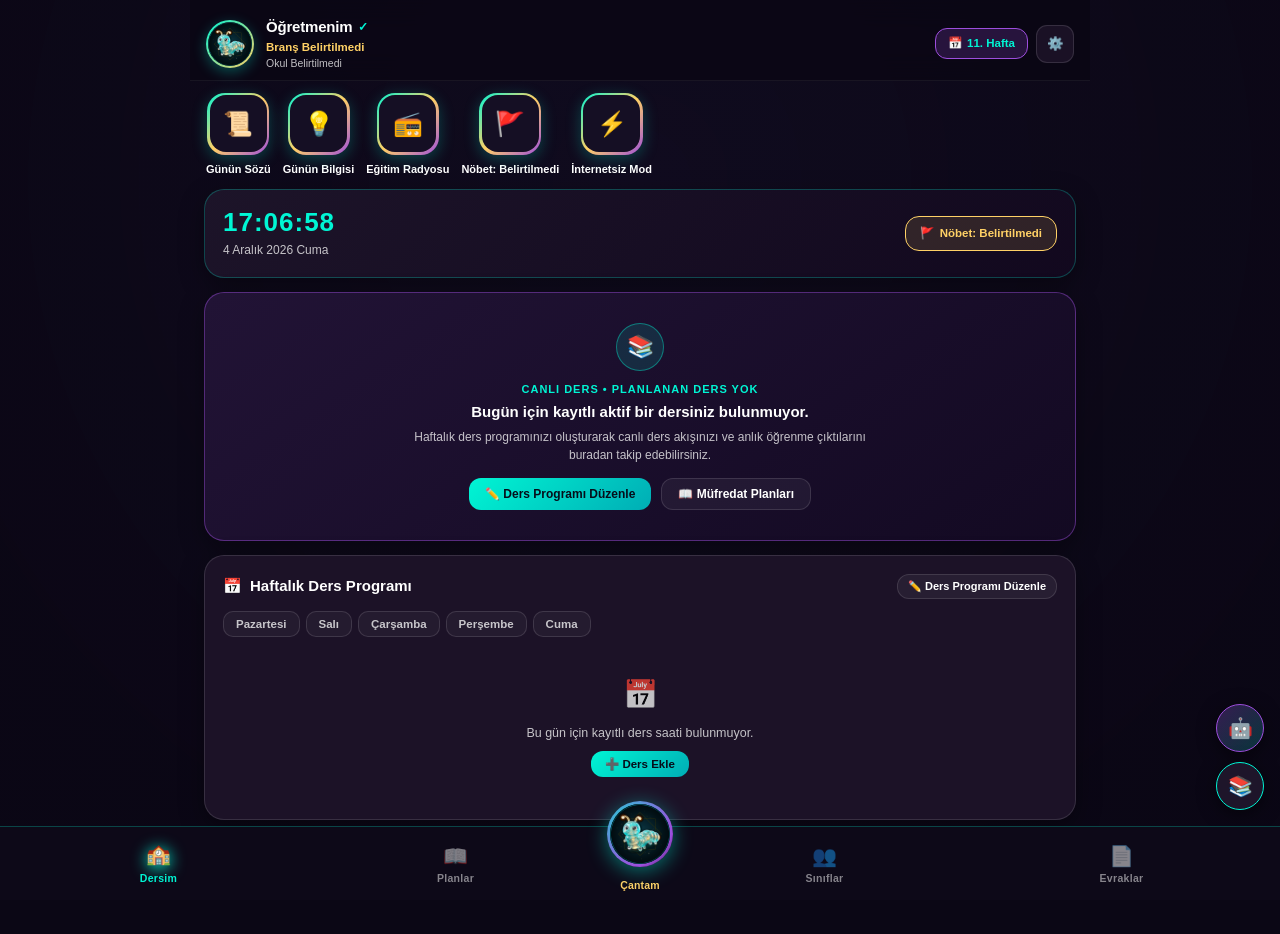
<file: index.html>
<!DOCTYPE html>
<html lang="tr">
<head>
  <meta charset="UTF-8">
  <meta name="viewport" content="width=device-width, initial-scale=1.0, maximum-scale=1.0, user-scalable=no">
  <title>Pırtılcan Öğretmen - MEB Maarif Modeli Asistanı</title>

  <!-- Mobil Web ve Çevrimdışı Kurulum Meta Etiketleri -->
  <link rel="manifest" href="./manifest.json">
  <meta name="theme-color" content="#0B0715">
  <meta name="mobile-web-app-capable" content="yes">
  <meta name="apple-mobile-web-app-capable" content="yes">
  <meta name="apple-mobile-web-app-status-bar-style" content="black-translucent">
  <meta name="apple-mobile-web-app-title" content="Pırtılcan Öğretmen">
  <link rel="apple-touch-icon" href="./assets/pirtilcan_logo.png">
  <link rel="icon" type="image/png" href="./assets/pirtilcan_logo.png">

  <!-- Ana Stil Dosyası -->
  <link rel="stylesheet" href="./styles.css">
</head>
<body>

  <!-- Dinamik Eğitim Duvar Kağıdı Katmanı -->
  <div id="appWallpaperLayer"></div>
  <div id="appOverlayVignette"></div>

  <!-- Uygulama Ana Düzen Çerçevesi -->
  <div class="app-layout">

    <!-- ======================================================================
         ÜST BAŞLIK ALANI (Öğretmen Bilgisi, Maskot, Hafta Rozeti & Ayarlar)
         ====================================================================== -->
    <header class="top-header">
      <div class="teacher-profile-col" onclick="openModal('modalSettings')" title="Profili & Temayı Düzenle">
        <div class="pirtilcan-avatar-box">
          <img id="headerMascotImg" src="./assets/pirtilcan_selcuklu_turkuaz.png" alt="Pırtılcan" class="pirtilcan-avatar-img">
        </div>
        <div class="teacher-meta-info">
          <div class="teacher-name-title">
            <span id="headerTeacherName">Öğretmenim</span>
            <span style="font-size:12px; color:var(--neon-cyan);">✓</span>
          </div>
          <div class="teacher-branch-sub" id="headerTeacherBranch">Branş Belirtilmedi</div>
          <div class="teacher-school-sub" id="headerTeacherSchool">Okul Belirtilmedi</div>
        </div>
      </div>

      <div class="header-action-group">
        <div class="badge-week" id="headerWeekBadge" onclick="jumpToCurrentWeek()" title="Bu haftanın maarif planına git">
          <span>📅</span>
          <span id="headerWeekText">6. Hafta</span>
        </div>
        <button class="btn-header-icon" onclick="openModal('modalSettings')" title="Ayarlar, Profil & Tema">
          ⚙️
        </button>
      </div>
    </header>

    <!-- ======================================================================
         SELÇUKLU YILDIZI GEOMETRİK HİKÂYE ÇUBUĞU
         ====================================================================== -->
    <section class="story-scroll-container">
      <!-- Hikâye 1: Günün Maarif Sözü -->
      <div class="story-item-card" onclick="openStoryDialog('quote')">
        <div class="story-star-ring">
          <div class="story-star-inner">📜</div>
        </div>
        <span class="story-item-title">Günün Sözü</span>
      </div>

      <!-- Hikâye 2: Günün Pedagojik Bilgisi -->
      <div class="story-item-card" onclick="openStoryDialog('tip')">
        <div class="story-star-ring">
          <div class="story-star-inner">💡</div>
        </div>
        <span class="story-item-title">Günün Bilgisi</span>
      </div>

      <!-- Hikâye 3: Canlı Eğitim Radyosu -->
      <div class="story-item-card" onclick="openRadioDialog()">
        <div class="story-star-ring radio-pulse" id="radioRing">
          <div class="story-star-inner">📻</div>
        </div>
        <span class="story-item-title" id="radioStatusLabel">Eğitim Radyosu</span>
      </div>

      <!-- Hikâye 4: Nöbet Durumu -->
      <div class="story-item-card" onclick="openModal('modalDutyEdit')">
        <div class="story-star-ring">
          <div class="story-star-inner">🚩</div>
        </div>
        <span class="story-item-title">Nöbet: <span id="storyDutyShort">Belirtilmedi</span></span>
      </div>

      <!-- Hikâye 5: Çevrimdışı Çalışma & Cihaza Kurulum -->
      <div class="story-item-card" onclick="triggerAppInstallPrompt()">
        <div class="story-star-ring">
          <div class="story-star-inner">⚡</div>
        </div>
        <span class="story-item-title">İnternetsiz Mod</span>
      </div>
    </section>

    <!-- ======================================================================
         TAB 1: DERSİM (CANLI SAAT, TAKVİM, CANLI DERS KARTI & HAFTALIK DERS PROGRAMI)
         ====================================================================== -->
    <main id="panelDersim" class="view-panel active">
      
      <!-- Gerçek Zamanlı Takvim & Saat Kartı -->
      <div class="maarif-card realtime-card">
        <div class="realtime-left">
          <div class="realtime-clock" id="liveClockDisplay">08:45:00</div>
          <div class="realtime-date" id="liveDateDisplay">Yükleniyor...</div>
        </div>
        <div class="duty-pill" onclick="openModal('modalDutyEdit')">
          <span>🚩</span>
          <span id="cardDutyLocationText">Nöbet: Belirtilmedi</span>
        </div>
      </div>

      <!-- Canlı Ders & Öğrenme Çıktısı Odak Alanı (Mock Veri İçermez, Dinamik Hesaplanır) -->
      <div class="maarif-card active-lesson-card" id="activeLessonCardContainer">
        <!-- JS ile gerçek ders varsa dolu, yoksa resmi karşılama kutusu basılır -->
      </div>

      <!-- Haftalık Ders Programı Tablosu -->
      <div class="maarif-card">
        <div class="schedule-section-header">
          <div class="section-title">
            <span>📅</span>
            <span>Haftalık Ders Programı</span>
          </div>
          <button class="btn-lesson-action" onclick="openModal('modalScheduleEdit')" style="padding:5px 10px; font-size:11px;">
            ✏️ Ders Programı Düzenle
          </button>
        </div>

        <!-- Gün Sekmeleri -->
        <div class="schedule-day-tabs" id="scheduleDayTabsContainer">
          <button class="schedule-day-tab" data-day="1" onclick="switchScheduleDay(1)">Pazartesi</button>
          <button class="schedule-day-tab" data-day="2" onclick="switchScheduleDay(2)">Salı</button>
          <button class="schedule-day-tab" data-day="3" onclick="switchScheduleDay(3)">Çarşamba</button>
          <button class="schedule-day-tab" data-day="4" onclick="switchScheduleDay(4)">Perşembe</button>
          <button class="schedule-day-tab" data-day="5" onclick="switchScheduleDay(5)">Cuma</button>
        </div>

        <!-- Ders Listesi -->
        <div class="schedule-list" id="scheduleListContainer">
          <!-- Dinamik olarak JS ile basılacak -->
        </div>
      </div>

    </main>

    <!-- ======================================================================
         TAB 2: PLANLAR (MEB MAARİF MODELİ MÜFREDATI & YILLIK PLANLAR)
         ====================================================================== -->
    <section id="panelPlanlar" class="view-panel">
      
      <div class="maarif-card">
        <div class="schedule-section-header">
          <div class="section-title">
            <span>📚</span>
            <span>MEB Maarif Modeli Öğrenme Çıktıları</span>
          </div>
          <div style="display:flex; gap:6px;">
            <button class="btn-lesson-action" onclick="printCurriculumPlan()" style="padding:5px 9px; font-size:11px;">
              🖨️ Yazdır
            </button>
            <button class="btn-lesson-action" onclick="copyCurriculumPlan()" style="padding:5px 9px; font-size:11px;">
              📋 Kopyala
            </button>
          </div>
        </div>

        <!-- Filtreleme Alanı: Sınıf, Branş, Hafta -->
        <div class="curriculum-filter-bar">
          <select id="curriculumGradeSelect" class="filter-select" onchange="onGradeChange()">
            <option value="1">1. Sınıf</option>
            <option value="2">2. Sınıf</option>
            <option value="3">3. Sınıf</option>
            <option value="4">4. Sınıf</option>
            <option value="5">5. Sınıf</option>
            <option value="6">6. Sınıf</option>
            <option value="7" selected>7. Sınıf</option>
            <option value="8">8. Sınıf</option>
            <option value="9">9. Sınıf</option>
            <option value="10">10. Sınıf</option>
            <option value="11">11. Sınıf</option>
            <option value="12">12. Sınıf</option>
          </select>

          <select id="curriculumSubjectSelect" class="filter-select" onchange="onSubjectChange()">
            <!-- Dinamik branşlar resmi MEB indeksinden yüklenir -->
          </select>

          <select id="curriculumWeekSelect" class="filter-select" onchange="onWeekChange()">
            <!-- 1-36. Eğitim Haftaları -->
          </select>
        </div>

        <!-- Canlı Arama -->
        <div class="curriculum-search-box">
          <span class="search-icon-pos">🔍</span>
          <input type="text" id="curriculumSearchInput" class="search-input" placeholder="Tema, öğrenme çıktısı veya süreç bileşeni ara..." oninput="onCurriculumSearch(this.value)">
        </div>

        <!-- Çıktılar Listesi -->
        <div class="outcomes-list" id="curriculumOutcomesList">
          <!-- Resmi MEB JSON verileri buraya basılır -->
        </div>
      </div>

    </section>

    <!-- ======================================================================
         TAB 3: SINIFLAR (YOKLAMA, OTURMA PLANI, ADİL KURA & TAKIMLAR)
         ====================================================================== -->
    <section id="panelSiniflar" class="view-panel">
      
      <div class="classroom-header-bar">
        <div class="classroom-tabs" id="classroomTabsContainer">
          <!-- Öğretmenin eklediği gerçek sınıflar listelenir -->
        </div>
        <button class="btn-lesson-action" onclick="openModal('modalClassEdit')" style="padding:6px 12px; font-size:11.5px; white-space:nowrap;">
          ➕ Sınıf Yönetimi
        </button>
      </div>

      <!-- Sınıf İçeriği Kapsayıcısı -->
      <div id="classroomContentWrapper">
        <!-- Dinamik render edilir -->
      </div>

    </section>

    <!-- ======================================================================
         TAB 4: EVRAKLAR (MEB 21 KATEGORİ RESMİ EVRAK & PLAN SİHİRBAZI)
         ====================================================================== -->
    <section id="panelEvraklar" class="view-panel">
      
      <!-- 1. Muallim Hüviyetnâmesi (Öğretmen Profil Vitrini - TeacherProfileScreen) -->
      <div class="maarif-card" style="margin-bottom:14px; text-align:center;">
        <div style="display:flex; justify-content:center; margin-bottom:10px;">
          <div style="width:72px; height:72px; border-radius:50%; border:2.5px solid var(--neon-cyan); overflow:hidden; background:rgba(0,245,212,0.1); display:flex; align-items:center; justify-content:center; box-shadow:0 0 15px rgba(0,245,212,0.3);">
            <img id="profileCardMascotImg" src="./assets/pirtilcan_selcuklu_turkuaz.png" alt="Pırtılcan" style="width:100%; height:100%; object-fit:contain;">
          </div>
        </div>
        <div style="display:flex; align-items:center; justify-content:center; gap:8px;">
          <div style="font-size:18px; font-weight:800; color:#FFF;" id="profileCardName">Öğretmenim</div>
          <button onclick="openModal('modalSettings')" style="background:none; border:none; color:var(--neon-gold); cursor:pointer; font-size:14px;" title="Profili Düzenle">✏️</button>
        </div>
        <div style="font-size:13px; font-weight:700; color:var(--neon-cyan); margin-top:2px;" id="profileCardBranch">Branş Belirtilmedi</div>
        <div style="font-size:12px; color:var(--text-secondary); margin-top:2px;" id="profileCardSchool">Okul Belirtilmedi</div>
        <div style="font-size:11px; color:rgba(255,255,255,0.55); margin-top:3px;" id="profileCardExtra">İl / İlçe Belirtilmedi • Rehberlik: Yok</div>

        <div style="display:flex; justify-content:space-around; margin-top:14px; padding-top:12px; border-top:1px solid rgba(255,255,255,0.08);">
          <div style="text-align:center;">
            <div style="font-size:15px; font-weight:800; color:var(--neon-purple);" id="profileBadgeWeeklyHours">0 Saat</div>
            <div style="font-size:10.5px; color:var(--text-secondary);">Haftalık Ders</div>
          </div>
          <div style="text-align:center;">
            <div style="font-size:15px; font-weight:800; color:var(--neon-cyan);" id="profileBadgeClassCount">0 Sınıf</div>
            <div style="font-size:10.5px; color:var(--text-secondary);">Kayıtlı Sınıf</div>
          </div>
          <div style="text-align:center;">
            <div style="font-size:15px; font-weight:800; color:#FF9E00;" id="profileBadgeDutyDay">Yok</div>
            <div style="font-size:10.5px; color:var(--text-secondary);">Nöbet Günü</div>
          </div>
        </div>
      </div>

      <!-- 2. MEB Resmî Evrak & Tutanak Sihirbazı -->
      <div class="maarif-card">
        <div class="schedule-section-header">
          <div class="section-title">
            <span>🏛️</span>
            <span>MEB Resmî Evrak & Tutanak Sihirbazı</span>
          </div>
          <span style="font-size:11.5px; color:var(--neon-cyan); font-weight:700;">2026-2027 Uyumlu</span>
        </div>

        <!-- Canlı Arama -->
        <div class="curriculum-search-box">
          <span class="search-icon-pos">🔍</span>
          <input type="text" id="docSearchInput" class="search-input" placeholder="Zümre, ŞÖK, veli toplantısı, BEP, dilekçe veya tutanak ara..." oninput="onDocSearch(this.value)">
        </div>

        <!-- Kategori Çubuğu -->
        <div class="docs-category-scroll" id="docCategoryScroll">
          <!-- 21 Resmi Kategori Hapları -->
        </div>

        <!-- Belge Şablon Kartları Grid -->
        <div class="docs-template-grid" id="docTemplatesGrid">
          <!-- 72 Resmi Şablon Kartı -->
        </div>
      </div>

    </section>

  </div><!-- /app-layout -->

  <!-- ======================================================================
       ALT MENÜ (BOTTOM NAVIGATION) + MERKEZ PARLAYAN MASKOT BUTONU
       ====================================================================== -->
  <nav class="bottom-nav-bar">
    <!-- Sekme 1: Dersim -->
    <button class="bottom-nav-btn active" id="navBtnDersim" onclick="switchMainTab('Dersim')">
      <span class="bottom-nav-icon">🏫</span>
      <span class="bottom-nav-label">Dersim</span>
    </button>

    <!-- Sekme 2: Planlar -->
    <button class="bottom-nav-btn" id="navBtnPlanlar" onclick="switchMainTab('Planlar')">
      <span class="bottom-nav-icon">📖</span>
      <span class="bottom-nav-label">Planlar</span>
    </button>

    <!-- Merkez Yüzen Buton: Pırtılcan Öğretmen Çantası -->
    <div class="center-mascot-wrapper">
      <button class="center-mascot-btn" onclick="openModal('modalToolsHub')" title="Pırtılcan Öğretmen Çantası (Akıllı Araçlar)">
        <img id="centerMascotImg" src="./assets/pirtilcan_selcuklu_turkuaz.png" alt="Pırtılcan" class="center-mascot-img">
      </button>
      <span class="center-btn-label">Çantam</span>
    </div>

    <!-- Sekme 3: Sınıflar -->
    <button class="bottom-nav-btn" id="navBtnSiniflar" onclick="switchMainTab('Siniflar')">
      <span class="bottom-nav-icon">👥</span>
      <span class="bottom-nav-label">Sınıflar</span>
    </button>

    <!-- Sekme 4: Evraklar -->
    <button class="bottom-nav-btn" id="navBtnEvraklar" onclick="switchMainTab('Evraklar')">
      <span class="bottom-nav-icon">📄</span>
      <span class="bottom-nav-label">Evraklar</span>
    </button>
  </nav>

  <!-- ======================================================================
       YÜZEN YARDIMCI BUTONLAR (AI MASASI & KÜTÜPHANE)
       ====================================================================== -->
  <div class="floating-actions-box">
    <button class="fab-btn ai-btn" onclick="openModal('modalAiChat')" title="Pırtılcan AI Masası (Sohbet & Rehberlik)">
      🤖
    </button>
    <button class="fab-btn" onclick="openModal('modalLibrary')" title="Dijital Kütüphane & Utrucce">
      📚
    </button>
  </div>

  <!-- ======================================================================
       MODALLAR & DİYALOGLAR
       ====================================================================== -->

  <!-- Modal 1: Story Modal (Günün Sözü / Günün Bilgisi) -->
  <div class="modal-overlay" id="modalStory">
    <div class="modal-content-box">
      <div class="modal-header-row">
        <div class="modal-title-text" id="storyModalTitle">📜 Günün Maarif Sözü</div>
        <button class="btn-close-modal" onclick="closeModal('modalStory')">&times;</button>
      </div>
      <div class="modal-body-scroll">
        <div style="background:rgba(20,14,35,0.7); border:1px solid rgba(0,245,212,0.25); border-radius:18px; padding:20px; text-align:center;">
          <div style="font-size:36px; margin-bottom:10px;" id="storyModalIcon">📜</div>
          <div style="font-size:16px; font-weight:700; color:#FFF; line-height:1.6; font-style:italic;" id="storyModalQuote">
            Yükleniyor...
          </div>
          <div style="font-size:13px; font-weight:800; color:var(--neon-gold); margin-top:12px;" id="storyModalAuthor">
            —
          </div>
          <div style="font-size:11px; color:var(--text-secondary); margin-top:4px;" id="storyModalCategory">
            Maarif & Hikmet
          </div>
        </div>

        <div style="display:flex; gap:10px; margin-top:16px;">
          <button class="btn-primary-action" onclick="shareStoryCard()">
            <span>📤</span>
            <span>Paylaş / Kopyala</span>
          </button>
          <button class="btn-lesson-action" onclick="fetchNextWisdomStory()" style="width:140px;">
            <span>🔄</span>
            <span>Başka Getir</span>
          </button>
        </div>
      </div>
    </div>
  </div>

  <!-- Modal 2: Canlı Eğitim Radyosu -->
  <div class="modal-overlay" id="modalRadio">
    <div class="modal-content-box">
      <div class="modal-header-row">
        <div class="modal-title-text">📻 Canlı Eğitim Radyosu & Odak Ambiyansı</div>
        <button class="btn-close-modal" onclick="closeModal('modalRadio')">&times;</button>
      </div>
      <div class="modal-body-scroll">
        <div style="text-align:center; padding:16px 0;">
          <div style="font-size:42px; margin-bottom:8px;">📻</div>
          <div style="font-size:16px; font-weight:800; color:#FFF;" id="radioCurrentChannel">TRT Radyo 1</div>
          <div style="font-size:12px; color:var(--neon-cyan); margin-top:4px;" id="radioPlayStatus">Çalıyor...</div>
        </div>

        <div style="display:flex; flex-direction:column; gap:8px; margin:16px 0;">
          <button class="btn-lesson-action" onclick="changeRadioChannel('trt1')">
            <span>📻</span>
            <span>TRT Radyo 1 (Haber, Kültür & Eğitim)</span>
          </button>
          <button class="btn-lesson-action" onclick="changeRadioChannel('diyanet')">
            <span>🕌</span>
            <span>Diyanet Radyo (Kıraat, İlahi & Sohbet)</span>
          </button>
          <button class="btn-lesson-action" onclick="changeRadioChannel('trtnagme')">
            <span>🎻</span>
            <span>TRT Nağme (Klasik Türk Sanat Müziği)</span>
          </button>
          <button class="btn-lesson-action" onclick="changeRadioChannel('ambient_birds')">
            <span>🌳</span>
            <span>Doğa & Kuş Sesleri (Odaklanma Ambiyansı)</span>
          </button>
        </div>

        <button class="btn-primary-action" id="btnToggleRadioPlayback" onclick="toggleRadioPlay()">
          <span>⏹️</span>
          <span>Radyoyu Durdur</span>
        </button>
      </div>
    </div>
  </div>

  <!-- Modal 3: Pırtılcan Öğretmen Çantası (Akıllı Araçlar Hub) -->
  <div class="modal-overlay" id="modalToolsHub">
    <div class="modal-content-box">
      <div class="modal-header-row">
        <div class="modal-title-text">
          <span>🎒</span>
          <span>Pırtılcan Öğretmen Çantası (Akıllı Araçlar)</span>
        </div>
        <button class="btn-close-modal" onclick="closeModal('modalToolsHub')">&times;</button>
      </div>
      <div class="modal-body-scroll">
        <div class="tools-hub-grid" id="toolsHubGrid">
          <!-- 20+ Akıllı Araç Kutusu -->
        </div>
      </div>
    </div>
  </div>

  <!-- Modal 4: Pırtılcan AI Maarif Masası (Sohbet & Rehberlik) -->
  <div class="modal-overlay" id="modalAiChat">
    <div class="modal-content-box" style="height:85vh;">
      <div class="modal-header-row">
        <div class="modal-title-text">
          <img src="./assets/pirtilcan_logo.png" style="width:26px; height:26px; border-radius:50%;" alt="Pırtılcan">
          <span>Pırtılcan AI Maarif Refiki</span>
        </div>
        <button class="btn-close-modal" onclick="closeModal('modalAiChat')">&times;</button>
      </div>
      <div class="modal-body-scroll" id="aiChatMessagesContainer" style="display:flex; flex-direction:column; gap:12px;">
        <!-- Mesajlar -->
      </div>
      <div style="padding:12px 16px; border-top:1px solid var(--glass-border); background:rgba(15,10,24,0.95); display:flex; gap:8px;">
        <input type="text" id="aiChatInput" class="form-control" placeholder="Öğretmenim, maarif modeli veya sınıf yönetimi hakkında bir soru sorun..." onkeydown="if(event.key==='Enter') sendAiChatMessage()">
        <button class="btn-lesson-action" onclick="sendAiChatMessage()" style="width:48px; flex-shrink:0;">
          ➤
        </button>
      </div>
    </div>
  </div>

  <!-- Modal 5: Ayarlar & Tema & Duvar Kağıdı Modalı -->
  <div class="modal-overlay" id="modalSettings">
    <div class="modal-content-box">
      <div class="modal-header-row">
        <div class="modal-title-text">⚙️ Ayarlar, Profil & Tema Tercihleri</div>
        <button class="btn-close-modal" onclick="closeModal('modalSettings')">&times;</button>
      </div>
      <div class="modal-body-scroll">
        
        <!-- Profil Bilgileri -->
        <div class="form-group">
          <label class="form-label">Öğretmen Adı Soyadı</label>
          <input type="text" id="settingsTeacherName" class="form-control" placeholder="Adınızı ve soyadınızı yazın">
        </div>
        <div class="form-group">
          <label class="form-label">Branş</label>
          <input type="text" id="settingsTeacherBranch" class="form-control" placeholder="Branşınızı yazın (Örn: Türkçe, Matematik...)">
        </div>
        <div class="form-group">
          <label class="form-label">Okul Adı</label>
          <input type="text" id="settingsTeacherSchool" class="form-control" placeholder="Okulunuzun adını yazın">
        </div>
        <div class="form-group">
          <label class="form-label">İl / İlçe</label>
          <input type="text" id="settingsTeacherCity" class="form-control" placeholder="İl ve İlçe yazın">
        </div>
        <div class="form-group">
          <label class="form-label">Rehberlik Sınıfı</label>
          <input type="text" id="settingsTeacherGuideClass" class="form-control" placeholder="Örn: 8-A (Yoksa boş bırakın)">
        </div>

        <!-- Pırtılcan Maskot Kostümü (10 Kostüm) -->
        <div class="form-group">
          <label class="form-label">Pırtılcan Kostüm & Karakter Seçimi</label>
          <div style="display:grid; grid-template-columns:repeat(5, 1fr); gap:8px; margin-top:6px;" id="mascotPickerGrid">
            <!-- 10 Maskot seçeneği -->
          </div>
        </div>

        <!-- Duvar Kağıdı Seçimi (20 MEB Duvar Kağıdı) -->
        <div class="form-group" style="margin-top:14px;">
          <label class="form-label">Eğitim Duvar Kağıdı (20 Tema)</label>
          <select id="settingsWallpaperSelect" class="form-control" onchange="changeWallpaper(this.value)">
            <option value="none">Sade Derin Kozmik Arka Plan</option>
            <option value="bg_edu_minimal_1.jpg">Minimal Maarif 1 (Geometrik Işık)</option>
            <option value="bg_edu_minimal_2.jpg">Minimal Maarif 2 (Turkuaz Hatlar)</option>
            <option value="bg_edu_minimal_3.jpg">Minimal Maarif 3 (Altın Kubbe)</option>
            <option value="bg_edu_minimal_4.jpg">Minimal Maarif 4 (Sade Dalgalar)</option>
            <option value="bg_edu_minimal_5.jpg">Minimal Maarif 5 (Selçuklu Deseni)</option>
            <option value="bg_edu_futuristic_1.jpg">Fütüristik Eğitim 1 (Siber Kodlar)</option>
            <option value="bg_edu_futuristic_2.jpg">Fütüristik Eğitim 2 (Yapay Zeka Laboratuvarı)</option>
            <option value="bg_edu_futuristic_3.jpg">Fütüristik Eğitim 3 (Kozmik Uzay)</option>
            <option value="bg_edu_futuristic_4.jpg">Fütüristik Eğitim 4 (Neon Ağlar)</option>
          </select>
        </div>

        <button class="btn-primary-action" onclick="saveSettingsProfile()" style="margin-top:14px;">
          💾 Bilgileri Kaydet
        </button>
      </div>
    </div>
  </div>

  <!-- Modal 6: Nöbet Düzenleyici -->
  <div class="modal-overlay" id="modalDutyEdit">
    <div class="modal-content-box">
      <div class="modal-header-row">
        <div class="modal-title-text">🚩 Haftalık Nöbet Yeri & Günü</div>
        <button class="btn-close-modal" onclick="closeModal('modalDutyEdit')">&times;</button>
      </div>
      <div class="modal-body-scroll">
        <div class="form-group">
          <label class="form-label">Nöbet Günü</label>
          <select id="dutyDaySelect" class="form-control">
            <option value="Yok">Nöbetim Yok</option>
            <option value="Pazartesi">Pazartesi</option>
            <option value="Salı">Salı</option>
            <option value="Çarşamba">Çarşamba</option>
            <option value="Perşembe">Perşembe</option>
            <option value="Cuma">Cuma</option>
          </select>
        </div>
        <div class="form-group">
          <label class="form-label">Nöbet Bölgesi / Yeri</label>
          <input type="text" id="dutyLocationInput" class="form-control" placeholder="Örn: 2. Kat Koridor, Bahçe...">
        </div>
        <button class="btn-primary-action" onclick="saveDutyInfo()">
          💾 Nöbet Bilgisini Kaydet
        </button>
      </div>
    </div>
  </div>

  <!-- Modal 7: Ders Programı Düzenleme -->
  <div class="modal-overlay" id="modalScheduleEdit">
    <div class="modal-content-box" style="max-width:680px;">
      <div class="modal-header-row">
        <div class="modal-title-text">📅 Ders Programı Ekle / Düzenle</div>
        <button class="btn-close-modal" onclick="closeModal('modalScheduleEdit')">&times;</button>
      </div>
      <div class="modal-body-scroll">
        <div style="background:rgba(255,255,255,0.03); border:1px solid var(--glass-border); border-radius:14px; padding:14px; margin-bottom:16px;">
          <div style="font-size:13px; font-weight:700; color:var(--neon-cyan); margin-bottom:10px;">➕ Yeni Ders Saati Ekle</div>
          <div style="display:grid; grid-template-columns:repeat(auto-fit, minmax(130px, 1fr)); gap:8px;">
            <div class="form-group" style="margin-bottom:0;">
              <label class="form-label">Gün</label>
              <select id="slotDaySelect" class="form-control">
                <option value="1">Pazartesi</option>
                <option value="2">Salı</option>
                <option value="3">Çarşamba</option>
                <option value="4">Perşembe</option>
                <option value="5">Cuma</option>
              </select>
            </div>
            <div class="form-group" style="margin-bottom:0;">
              <label class="form-label">Ders Sırası (1-8)</label>
              <input type="number" id="slotNumberInput" class="form-control" min="1" max="8" value="1">
            </div>
            <div class="form-group" style="margin-bottom:0;">
              <label class="form-label">Ders Adı</label>
              <input type="text" id="slotSubjectInput" class="form-control" placeholder="Ders adı yazın">
            </div>
            <div class="form-group" style="margin-bottom:0;">
              <label class="form-label">Sınıf</label>
              <input type="text" id="slotClassInput" class="form-control" placeholder="Sınıf/Şube yazın">
            </div>
            <div class="form-group" style="margin-bottom:0;">
              <label class="form-label">Saat (Örn: 08:30 - 09:10)</label>
              <input type="text" id="slotTimeInput" class="form-control" placeholder="08:30 - 09:10">
            </div>
          </div>
          <button class="btn-primary-action" onclick="saveScheduleSlot()" style="margin-top:12px;">
            ➕ Programa Ekle
          </button>
        </div>

        <div style="font-size:13px; font-weight:700; color:#FFF; margin-bottom:8px;">Mevcut Ders Saatleriniz:</div>
        <div id="scheduleManageList" style="display:flex; flex-direction:column; gap:6px;">
          <!-- Ekli dersler ve silme tuşları -->
        </div>
      </div>
    </div>
  </div>

  <!-- Modal 8: Sınıf ve Öğrenci Yönetimi -->
  <div class="modal-overlay" id="modalClassEdit">
    <div class="modal-content-box" style="max-width:680px;">
      <div class="modal-header-row">
        <div class="modal-title-text">👥 Sınıf & Öğrenci Yönetimi</div>
        <button class="btn-close-modal" onclick="closeModal('modalClassEdit')">&times;</button>
      </div>
      <div class="modal-body-scroll">
        <!-- Yeni Sınıf Ekle -->
        <div style="background:rgba(255,255,255,0.03); border:1px solid var(--glass-border); border-radius:14px; padding:14px; margin-bottom:16px;">
          <div style="font-size:13px; font-weight:700; color:var(--neon-cyan); margin-bottom:8px;">➕ Yeni Sınıf / Şube Ekle</div>
          <div style="display:flex; gap:8px;">
            <input type="text" id="newClassNameInput" class="form-control" placeholder="Sınıf/Şube adı yazın">
            <button class="btn-primary-action" onclick="addNewClassSubmit()" style="width:140px; white-space:nowrap;">Sınıf Ekle</button>
          </div>
        </div>

        <!-- Seçili Sınıfa Öğrenci Ekle -->
        <div style="background:rgba(255,255,255,0.03); border:1px solid var(--glass-border); border-radius:14px; padding:14px; margin-bottom:16px;">
          <div style="font-size:13px; font-weight:700; color:var(--neon-gold); margin-bottom:8px;">
            ➕ Seçili Sınıfa Öğrenci Ekle (<span id="manageClassTitle">Sınıf Seçiniz</span>)
          </div>
          <div style="display:grid; grid-template-columns:100px 1fr 120px; gap:8px;">
            <input type="text" id="newStudentNumberInput" class="form-control" placeholder="Okul No">
            <input type="text" id="newStudentNameInput" class="form-control" placeholder="Öğrenci Adı Soyadı">
            <button class="btn-primary-action" onclick="addStudentSubmit()">Öğrenci Ekle</button>
          </div>
        </div>

        <div style="font-size:13px; font-weight:700; color:#FFF; margin-bottom:8px;">Mevcut Sınıflarınız ve Silme:</div>
        <div id="classManageList" style="display:flex; flex-wrap:wrap; gap:8px;">
          <!-- Ekli sınıflar -->
        </div>
      </div>
    </div>
  </div>

  <!-- Modal 9: MEB Resmî Evrak Düzenleme & A4 Önizleme -->
  <div class="modal-overlay" id="modalDocEdit">
    <div class="modal-content-box" style="max-width:760px; height:88vh;">
      <div class="modal-header-row">
        <div class="modal-title-text" id="docEditorModalTitle">📄 Resmî Evrak Sihirbazı</div>
        <button class="btn-close-modal" onclick="closeModal('modalDocEdit')">&times;</button>
      </div>
      <div class="modal-body-scroll">
        <div class="form-group">
          <label class="form-label">Belge Başlığı</label>
          <input type="text" id="docEditTitle" class="form-control">
        </div>
        <div class="form-group">
          <label class="form-label">Yasal Dayanak / Mevzuat</label>
          <input type="text" id="docEditLegalBasis" class="form-control">
        </div>
        <div class="form-group">
          <label class="form-label">Gündem Maddeleri</label>
          <textarea id="docEditAgenda" class="form-control" style="min-height:120px;"></textarea>
        </div>
        <div class="form-group">
          <label class="form-label">Alınan Kararlar / Sonuç</label>
          <textarea id="docEditDecisions" class="form-control" style="min-height:140px;"></textarea>
        </div>

        <div style="display:flex; gap:10px; margin-top:14px;">
          <button class="btn-primary-action" onclick="printActiveOfficialDocument()">
            🖨️ A4 Yazdır / PDF İndir
          </button>
          <button class="btn-lesson-action" onclick="copyActiveDocToClipboard()">
            📋 Panoya Kopyala
          </button>
        </div>
      </div>
    </div>
  </div>

  <!-- Modal 10: Dijital Kütüphane & Utrucce Kitapları -->
  <div class="modal-overlay" id="modalLibrary">
    <div class="modal-content-box" style="height:85vh;">
      <div class="modal-header-row">
        <div class="modal-title-text">🏛️ Dijital Kütüphane & Utrucce Külliyatı</div>
        <button class="btn-close-modal" onclick="closeModal('modalLibrary')">&times;</button>
      </div>
      <div class="modal-body-scroll">
        <div style="display:grid; grid-template-columns:repeat(auto-fill, minmax(240px, 1fr)); gap:12px;" id="libraryBooksGrid">
          <!-- Utrucce ve Pedagoji Kitapları -->
        </div>
      </div>
    </div>
  </div>

  <!-- Modal 11: Dinamik Araç Konteyner Modalı (Karekod, Pomodoro, Kura vb.) -->
  <div class="modal-overlay" id="modalToolContainer">
    <div class="modal-content-box" id="toolContainerBox">
      <div class="modal-header-row">
        <div class="modal-title-text" id="toolContainerTitle">🛠️ Araç</div>
        <button class="btn-close-modal" onclick="closeModal('modalToolContainer')">&times;</button>
      </div>
      <div class="modal-body-scroll" id="toolContainerBody">
        <!-- Araç arayüzü dinamik yüklenir -->
      </div>
    </div>
  </div>

  <!-- Resmi Evrak A4 Yazdırma Şablonu -->
  <div id="printSection"></div>

  <!-- Çekirdek Veri & Mantık Komut Dosyaları -->
  <script src="./assets/app_data.js"></script>
  <script src="./script.js"></script>
</body>
</html>
</file>
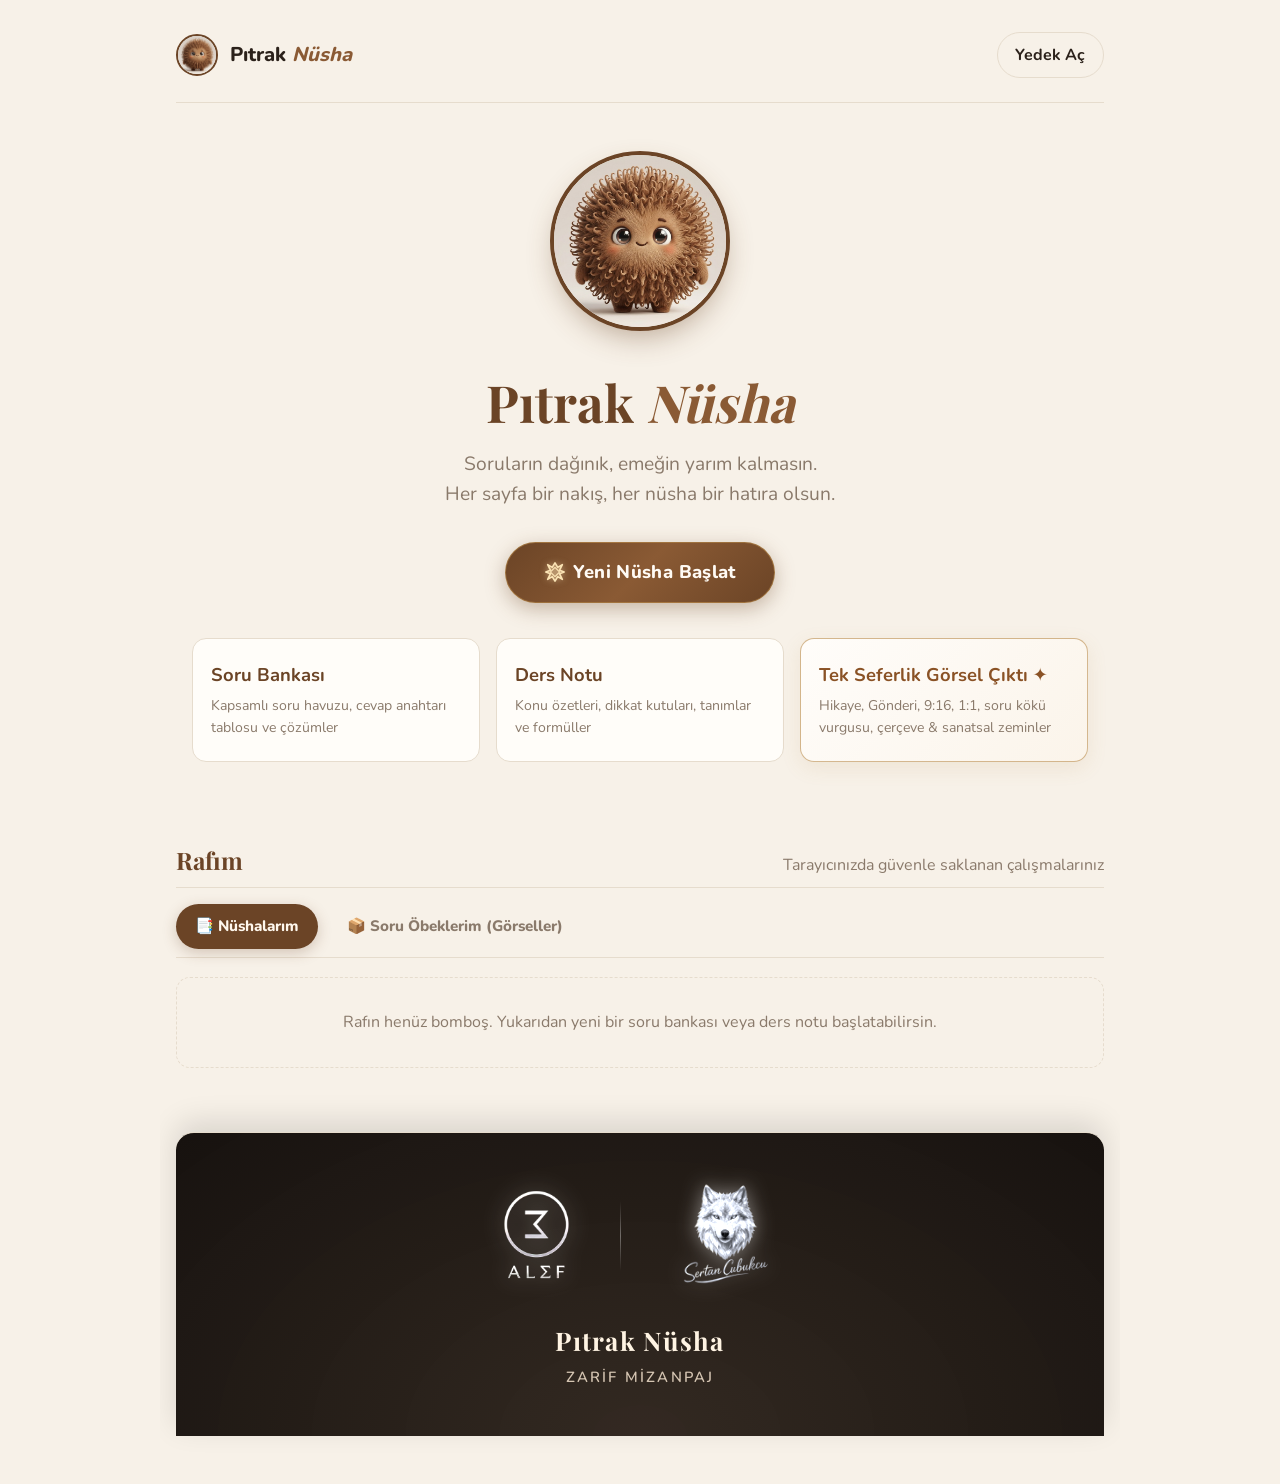
<file: assets/pitrak_nusha/index.html>
<!doctype html>
<html lang="tr">
<head>
<meta charset="utf-8">
<meta name="viewport" content="width=device-width,initial-scale=1,viewport-fit=cover">
<title>Pıtrak Nüsha — Zarif Mizanpaj</title>
<meta name="description" content="Soru bankası, ders notları ve tek seferlik görsel soru kartları hazırlayın; PDF, Word ve yüksek çözünürlüklü görsel olarak indirin.">
<meta name="theme-color" content="#6b4426">
<link rel="manifest" href="manifest.json">
<!-- Uygulama Logosu, Favicon ve Sosyal Paylaşım Önizlemesi -->
<link rel="icon" type="image/png" sizes="192x192" href="assets/icon-192.png">
<link rel="icon" type="image/png" sizes="512x512" href="assets/icon-512.png">
<link rel="apple-touch-icon" sizes="180x180" href="assets/icon-192.png">
<link rel="shortcut icon" href="assets/icon-192.png">

<!-- Open Graph & Twitter Kartı (Bağlantı Paylaşımında Logo Gösterimi) -->
<meta property="og:type" content="website">
<meta property="og:title" content="Pıtrak Nüsha — Zarif Mizanpaj & Soru Stüdyosu">
<meta property="og:description" content="Soru bankası, ders notları ve tek seferlik görsel soru kartları hazırlayın; PDF, Word ve yüksek çözünürlüklü görsel olarak indirin.">
<meta property="og:image" content="assets/pitrak.jpg">
<meta property="og:image:width" content="512">
<meta property="og:image:height" content="512">
<meta name="twitter:card" content="summary_large_image">
<meta name="twitter:title" content="Pıtrak Nüsha — Zarif Mizanpaj & Soru Stüdyosu">
<meta name="twitter:description" content="Soru bankası, ders notları ve tek seferlik görsel soru kartları hazırlayın.">
<meta name="twitter:image" content="assets/pitrak.jpg">

<!-- Google Fonts -->
<link rel="preconnect" href="https://fonts.googleapis.com">
<link rel="preconnect" href="https://fonts.gstatic.com" crossorigin>
<link href="https://fonts.googleapis.com/css2?family=Cormorant+Garamond:ital,wght@0,500;0,700;1,500&family=EB+Garamond:ital,wght@0,500;0,700;1,500&family=Inter:wght@400;600;700&family=Lora:ital,wght@0,500;0,700;1,500&family=Merriweather:ital,wght@0,400;0,700;1,400&family=Nunito:wght@400;600;700;800&family=Playfair+Display:ital,wght@0,600;0,800;1,600&display=swap" rel="stylesheet">

<link rel="stylesheet" href="assets/fonts/fonts.css">
<link rel="stylesheet" href="style.css">
<style>
:root{
  --bg:#f7f1e8; --card:#fffdf9; --ink:#2b211a; --muted:#8a7a6b; --brown:#6b4426; --brown2:#8a5a34; --gold:#b98a4a;
  --line:#e6dccd; --danger:#a33a2b; --r:14px;
  --fui:'Nunito Variable','Nunito','Inter Variable','Inter',system-ui,-apple-system,'Segoe UI',sans-serif;
  --fhead:'Playfair Display Variable','Playfair Display',Georgia,serif;
}
*{box-sizing:border-box}
html{
  -webkit-text-size-adjust:100%;
  max-width:100%;
  overflow-x:hidden;
}
body{
  margin:0;
  background:var(--bg);
  color:var(--ink);
  font-family:var(--fui);
  font-size:16px;
  line-height:1.55;
  max-width:100%;
  overflow-x:hidden;
}
[hidden]{display:none!important}
button,input,select,textarea{font:inherit;color:inherit}
.muted{color:var(--muted)} .small{font-size:.84rem}
em{font-style:italic;color:var(--brown2)}

/* Düğmeler */
.btn{
  border:1px solid var(--line);
  background:var(--card);
  padding:.6rem 1.1rem;
  border-radius:999px;
  cursor:pointer;
  font-weight:700;
  transition:.15s;
  display:inline-flex;
  align-items:center;
  justify-content:center;
  gap:.45rem;
  text-decoration:none;
}
.btn:hover{border-color:var(--gold)} .btn:disabled{opacity:.5;cursor:not-allowed}
.btn.primary{background:var(--brown);border-color:var(--brown);color:#fff8ee}
.btn.primary:hover{background:var(--brown2)}
.btn.ghost{background:transparent}
.btn.small{padding:.4rem .9rem;font-size:.85rem}
.btn.tiny{padding:.25rem .65rem;font-size:.78rem}
.btn.big{padding:.95rem 2.4rem;font-size:1.15rem}
.icon-btn{
  border:1px solid var(--line);
  background:var(--card);
  width:38px;
  height:38px;
  border-radius:10px;
  cursor:pointer;
  font-size:1rem;
  line-height:1;
  display:inline-flex;
  align-items:center;
  justify-content:center;
  transition:.15s;
}
.icon-btn:hover{border-color:var(--gold);transform:scale(1.04)}
.icon-btn.small{width:32px;height:32px;font-size:.9rem;border-radius:8px}
.icon-btn.danger:hover{border-color:var(--danger);color:var(--danger)}

/* Fantastik Minimal Selçuklu Yıldızı Butonu */
.selcuk-btn{
  position:relative;
  overflow:hidden;
  background:linear-gradient(135deg, #6b4426 0%, #8a5a34 50%, #6b4426 100%) !important;
  color:#fffbf5 !important;
  border:1.5px solid rgba(185,138,74,0.6) !important;
  box-shadow:0 6px 20px rgba(107,68,38,0.35);
  font-weight:800;
  letter-spacing:.02em;
}
.selcuk-btn:hover{
  border-color:var(--gold) !important;
  box-shadow:0 8px 26px rgba(107,68,38,0.45), 0 0 12px rgba(185,138,74,0.3);
  transform:translateY(-2px);
}
.selcuk-star{
  display:inline-block;
  vertical-align:middle;
  color:#fbe4b5;
  filter:drop-shadow(0 0 3px rgba(251,228,181,0.5));
  transition:transform .3s ease;
  flex-shrink:0;
}
.selcuk-btn:hover .selcuk-star{
  transform:rotate(45deg) scale(1.1);
  color:#fff2d4;
}

/* Ana Ekran */
.view{
  max-width:100%;
  overflow-x:hidden;
}
#home{max-width:960px;margin:0 auto;padding:1.5rem 1rem 3rem}
.topbar{display:flex;align-items:center;justify-content:space-between;padding:.5rem 0 1.5rem;border-bottom:1px solid var(--line)}
.brand{display:flex;align-items:center;gap:.75rem;font-weight:800;font-size:1.25rem}
.brand img{width:42px;height:42px;border-radius:50%;object-fit:cover;border:2px solid var(--brown)}
.hero{text-align:center;padding:3rem 1rem 2rem}
.hero-img{width:180px;height:180px;border-radius:50%;object-fit:cover;border:4px solid var(--brown);box-shadow:0 12px 30px -8px rgba(107,68,38,.45);margin-bottom:1.5rem}
.hero h1{font-family:var(--fhead);font-size:3.2rem;margin:0 0 .5rem;color:var(--brown)}
.lead{font-size:1.2rem;color:var(--muted);margin:0 0 2rem}
.hero-cta{margin-bottom:2.2rem}
.kinds{display:grid;grid-template-columns:repeat(3,1fr);gap:1rem;margin-top:1.5rem}
.kind{background:var(--card);border:1.5px solid var(--line);border-radius:var(--r);padding:1.4rem 1.1rem;text-align:left;cursor:pointer;transition:.2s;display:flex;flex-direction:column;gap:.35rem}
.kind:hover{border-color:var(--gold);transform:translateY(-3px);box-shadow:0 8px 22px rgba(107,68,38,.12)}
.kind b{color:var(--brown);font-size:1.15rem}
.kind span{font-size:.88rem;color:var(--muted)}
.shelf{margin-top:3rem}
.section-head{display:flex;align-items:baseline;justify-content:space-between;margin-bottom:1rem;border-bottom:1px solid var(--line);padding-bottom:.5rem}
.section-head h2{margin:0;font-family:var(--fhead);color:var(--brown)}
.shelf-list{display:flex;flex-direction:column;gap:.75rem}
.shelf-item{background:var(--card);border:1px solid var(--line);border-radius:var(--r);padding:1rem;display:flex;align-items:center;gap:1rem}
.shelf-item img{width:64px;height:64px;border-radius:8px;object-fit:cover;border:1px solid var(--line)}
.shelf-item .meta{flex:1;min-width:0;display:flex;flex-direction:column}
.shelf-item .meta b{white-space:nowrap;overflow:hidden;text-overflow:ellipsis}
.shelf-item .actions{display:flex;gap:.5rem}
.empty{text-align:center;padding:2rem;color:var(--muted);border:1.5px dashed var(--line);border-radius:var(--r)}

/* Footer */
.site-footer{
  margin-top:4rem;
  padding:2.5rem 1rem 3rem;
  border-top:1px solid var(--line);
  display:flex;
  flex-direction:column;
  align-items:center;
  gap:1.4rem;
  background:radial-gradient(ellipse at bottom, rgba(43,33,26,0.96) 0%, rgba(20,15,12,0.99) 100%);
  border-radius:18px 18px 0 0;
  color:#f7f1e8;
  box-shadow:0 -10px 30px rgba(0,0,0,0.12);
}
.footer-logos{display:flex;align-items:center;justify-content:center;gap:2.5rem;flex-wrap:wrap}
.footer-logo-wrap{display:flex;align-items:center;justify-content:center;padding:8px}
.footer-logo{
  height:95px;
  width:auto;
  object-fit:contain;
  filter:drop-shadow(0 0 10px rgba(255,255,255,0.45)) contrast(1.15) brightness(1.1);
  transition:transform .3s ease, filter .3s ease;
}
.footer-logo.kurt-logo{height:110px}
.footer-logo:hover{transform:scale(1.06);filter:drop-shadow(0 0 16px rgba(255,255,255,0.75)) contrast(1.25) brightness(1.2)}
.footer-divider{width:1.5px;height:70px;background:linear-gradient(to bottom, transparent, rgba(255,255,255,0.35), transparent)}
.footer-titles{display:flex;flex-direction:column;align-items:center;gap:.3rem;text-align:center}
.footer-brand{margin:0;font-family:var(--fhead);font-size:1.6rem;color:#fff4e3;letter-spacing:.05em}
.footer-subtitle{font-size:.92rem;color:#d5c5b2;letter-spacing:.15em;text-transform:uppercase;font-weight:600}

/* ============================================================ */
/* DÜZENLEYİCİ: KADEMELİ SİHİRBAZ (WIZARD WORKFLOW)              */
/* ============================================================ */
#editor{
  min-height:100vh;
  display:flex;
  flex-direction:column;
  max-width:100%;
  overflow-x:hidden;
  background:var(--bg);
}

.ed-top{
  background:var(--card);
  border-bottom:1px solid var(--line);
  padding:.65rem 1.25rem;
  display:flex;
  align-items:center;
  gap:1rem;
  position:sticky;
  top:0;
  z-index:30;
  box-shadow:0 2px 10px rgba(0,0,0,0.04);
}
.ed-title-wrap{
  flex:1;
  min-width:0;
  display:flex;
  align-items:center;
  gap:.75rem;
}
.title-input{
  flex:1;
  min-width:0;
  font-family:var(--fhead);
  font-size:1.25rem;
  font-weight:700;
  border:1px solid transparent;
  background:transparent;
  padding:.35rem .6rem;
  border-radius:8px;
  color:var(--brown);
  transition:.2s;
}
.title-input:hover,.title-input:focus{
  background:#f4ebe0;
  border-color:var(--line);
  outline:none;
}
.save-status{
  font-size:.82rem;
  color:var(--muted);
  white-space:nowrap;
}

/* Stepper Çubuğu (Kademeli İlerleme) */
.wizard-stepper{
  background:var(--card);
  border-bottom:1.5px solid var(--line);
  padding:.75rem 1.25rem .6rem;
  position:sticky;
  top:58px;
  z-index:25;
  box-shadow:0 4px 14px rgba(0,0,0,0.03);
}
.stepper-track{
  display:flex;
  align-items:center;
  justify-content:space-between;
  max-width:800px;
  margin:0 auto;
  position:relative;
}
.step-btn{
  background:transparent;
  border:none;
  cursor:pointer;
  display:flex;
  align-items:center;
  gap:.45rem;
  padding:.35rem .5rem;
  border-radius:999px;
  transition:.2s;
  color:var(--muted);
}
.step-num{
  width:32px;
  height:32px;
  border-radius:50%;
  background:#efe7db;
  color:var(--ink);
  font-weight:800;
  font-size:.92rem;
  display:flex;
  align-items:center;
  justify-content:center;
  border:1.5px solid var(--line);
  transition:.2s;
  flex-shrink:0;
}
.step-label{
  font-weight:700;
  font-size:.9rem;
  white-space:nowrap;
}
.step-line{
  flex:1;
  height:2.5px;
  background:#e5dbcd;
  margin:0 .3rem;
  border-radius:2px;
  min-width:14px;
}
.step-btn:hover .step-num{
  border-color:var(--gold);
  transform:scale(1.08);
}
.step-btn.active{
  color:var(--brown);
}
.step-btn.active .step-num{
  background:var(--brown);
  color:#fff8ee;
  border-color:var(--brown);
  box-shadow:0 0 0 3px rgba(107,68,38,0.2);
  transform:scale(1.12);
}
.step-btn.done .step-num{
  background:#dfd2c0;
  color:var(--brown);
  border-color:var(--gold);
}
.step-btn.done + .step-line{
  background:var(--gold);
}

.step-summary-bar{
  display:flex;
  align-items:center;
  justify-content:center;
  gap:.65rem;
  margin-top:.5rem;
}
.step-badge{
  background:#ebdcc9;
  color:var(--brown);
  padding:2px 10px;
  border-radius:999px;
  font-size:.78rem;
  font-weight:800;
  letter-spacing:.04em;
}
.step-current-title{
  font-size:.96rem;
  color:var(--ink);
  font-weight:800;
}

/* Sihirbaz Gövdesi: Tek İşlem Kartı ve Altında Canlı Önizleme */
.wizard-content-wrap{
  max-width:920px;
  width:100%;
  margin:0 auto;
  padding:1.25rem 1rem 3rem;
  display:flex;
  flex-direction:column;
  gap:1.75rem;
}

.step-card{
  background:var(--card);
  border:1.5px solid var(--line);
  border-radius:18px;
  padding:1.5rem;
  box-shadow:0 8px 30px rgba(0,0,0,0.04);
}
.step-body{
  display:flex;
  flex-direction:column;
  gap:1.2rem;
}
.step-nav-footer{
  display:flex;
  align-items:center;
  justify-content:space-between;
  gap:1rem;
  margin-top:1.8rem;
  padding-top:1.25rem;
  border-top:1.5px solid var(--line);
}
.step-prev-btn{min-width:130px}
.step-next-btn{min-width:150px}

/* Ayar Kartları */
.setting-card{
  background:#fcfaf6;
  border:1px solid #ebdcc9;
  border-radius:12px;
  padding:1.1rem;
  display:flex;
  flex-direction:column;
  gap:.9rem;
  margin-top:.4rem;
}
.setting-head{
  margin:0 0 .2rem;
  color:var(--brown);
  font-size:1.05rem;
  border-bottom:1px solid #ebdcc9;
  padding-bottom:.4rem;
}

/* Form Denetimleri */
.f{display:flex;flex-direction:column;gap:.4rem}
.f label{font-size:.88rem;color:var(--muted);font-weight:700}
.f input[type=text],.f input:not([type]),.f textarea,.f select{
  border:1.5px solid var(--line);
  background:#fff;
  padding:.65rem .85rem;
  border-radius:10px;
  font-size:.98rem;
  transition:.15s;
  width:100%;
  box-sizing:border-box;
}
.f input:focus,.f textarea:focus,.f select:focus{
  border-color:var(--gold);
  outline:none;
  box-shadow:0 0 0 3px rgba(185,138,74,.15);
}
.inline{display:flex;align-items:center;gap:.6rem;flex-wrap:wrap}
.check{display:inline-flex;align-items:center;gap:.55rem;cursor:pointer;font-weight:700;font-size:.92rem;color:var(--ink)}
.check input{accent-color:var(--brown);width:19px;height:19px}
.seg{display:flex;background:#ede4d7;padding:3px;border-radius:10px;gap:3px;flex-wrap:wrap}
.seg button{
  flex:1;
  min-width:70px;
  border:none;
  background:transparent;
  padding:.55rem .8rem;
  border-radius:8px;
  font-weight:700;
  cursor:pointer;
  color:var(--muted);
  font-size:.88rem;
  transition:.15s;
}
.seg button.on{
  background:#fff;
  color:var(--brown);
  box-shadow:0 2px 6px rgba(0,0,0,.08);
}
.rng{display:flex;align-items:center;gap:.8rem}
.rng input{flex:1;accent-color:var(--brown)}
.rng .rv{font-weight:800;color:var(--brown);min-width:3.8rem;text-align:right}
.colr{display:inline-flex;align-items:center;gap:.5rem;cursor:pointer;font-weight:700;font-size:.88rem}
.colr input{width:36px;height:36px;border:none;border-radius:8px;padding:0;cursor:pointer;background:none}
.hint-t{font-size:.78rem;color:var(--muted)}

/* Bağlantılar */
.links-wrap{display:flex;flex-direction:column;gap:.6rem}
.link-row{display:flex;gap:.5rem;align-items:center}
.link-row select{width:130px;flex-shrink:0}
.link-row input{flex:1}

/* Soru Listesi ve Kartları */
.qbar{display:flex;gap:.6rem;flex-wrap:wrap;margin-bottom:.8rem}
.qlist{display:flex;flex-direction:column;gap:.85rem}
.qcard{border:1.5px solid var(--line);border-radius:14px;background:#fff;overflow:hidden;transition:.2s}
.qcard.open{border-color:var(--brown);box-shadow:0 4px 18px rgba(107,68,38,.12)}
.qsum{
  padding:.9rem 1.1rem;
  display:flex;
  align-items:center;
  gap:.75rem;
  cursor:pointer;
  background:#fdfcf9;
  user-select:none;
}
.qno-badge{
  font-size:1.05rem;
  color:var(--brown);
  min-width:28px;
}
.qsum .qs{flex:1;min-width:0;white-space:nowrap;overflow:hidden;text-overflow:ellipsis;color:var(--ink);font-weight:600}
.q-state-badge{
  font-size:.8rem;
  padding:2px 8px;
  border-radius:999px;
  background:#f0eae1;
  color:var(--muted);
  font-weight:700;
  white-space:nowrap;
}
.q-state-badge.set{
  background:#ebdcc9;
  color:var(--brown);
}
.q-sol-indicator{
  font-size:.8rem;
  padding:2px 8px;
  border-radius:999px;
  background:#f0eae1;
  color:var(--muted);
  font-weight:700;
  white-space:nowrap;
}
.q-sol-indicator.has{
  background:#d4edda;
  color:#155724;
}
.qopen-indicator{font-size:.8rem;color:var(--muted)}

.qbody{
  padding:.5rem 1.1rem 1.2rem;
  display:flex;
  flex-direction:column;
  gap:1rem;
  border-top:1px solid #ebdcc9;
  background:#fff;
}
.qctl{display:flex;align-items:center;gap:.5rem;justify-content:flex-end;margin-top:.4rem;flex-wrap:wrap}

/* Doğru Cevap Seçici */
.answer-selector-wrap{display:flex;gap:.75rem;align-items:center;flex-wrap:wrap}
.ans-quick-seg{flex:0 0 auto}
.ans-custom-input{flex:1;min-width:140px;max-width:220px}

/* Ders Notu Renkli Kartları */
.notecard.info{border-left:5px solid #4a7c59}
.notecard.warn{border-left:5px solid #c97a1f}
.notecard.def{border-left:5px solid #2e6b9e}
.notecard.example{border-left:5px solid #8e44ad}
.notecard.formula{border-left:5px solid #a33a2b}

/* Bölüm Kartı */
.headsum{background:#f6efe6}
.headsum input{flex:1;border:1px solid var(--line);padding:.5rem .75rem;border-radius:8px;font-weight:700}

/* Hızlı Kontrol Listesi (Adım 4) */
.quick-review-list{display:flex;flex-direction:column;gap:.55rem;max-height:380px;overflow-y:auto;padding-right:4px}
.quick-review-row{
  display:flex;
  align-items:center;
  gap:.75rem;
  background:#fff;
  border:1px solid var(--line);
  border-radius:10px;
  padding:.5rem .85rem;
}
.qr-no{color:var(--brown);min-width:24px}
.qr-text{flex:1;min-width:0;white-space:nowrap;overflow:hidden;text-overflow:ellipsis;font-size:.88rem}
.qr-ans-input{width:65px;text-align:center;font-weight:800;text-transform:uppercase;border:1.5px solid var(--line);padding:.35rem;border-radius:8px}

/* Tamamlama & İndir Hero Kartı (Adım 5) */
.ready-hero-card{
  text-align:center;
  padding:2rem 1rem;
  display:flex;
  flex-direction:column;
  align-items:center;
  gap:1rem;
}
.ready-badge{
  font-weight:800;
  letter-spacing:.12em;
  font-size:.9rem;
  color:var(--gold);
  background:rgba(185,138,74,0.12);
  padding:4px 14px;
  border-radius:999px;
  border:1px solid rgba(185,138,74,0.3);
}
.ready-title{
  margin:0;
  font-family:var(--fhead);
  font-size:2rem;
  color:var(--brown);
}
.step5-dl-grid{
  display:grid;
  grid-template-columns:1fr;
  gap:.9rem;
  width:100%;
  max-width:440px;
  margin-top:.8rem;
}
.dl-action-btn{
  width:100%;
  padding:.95rem 1.5rem;
  font-size:1.05rem;
  border-radius:14px;
}
.dl-progress-msg{
  margin-top:.8rem;
  min-height:22px;
  font-weight:700;
  color:var(--brown);
}

/* ============================================================ */
/* İŞLEM ALTI CANLI ÖNİZLEME BÖLÜMÜ                             */
/* ============================================================ */
.step-preview-section{
  background:#ded3c4;
  border:1.5px solid var(--line);
  border-radius:18px;
  overflow:hidden;
  display:flex;
  flex-direction:column;
  box-shadow:0 8px 30px rgba(0,0,0,0.06);
}
.preview-header-bar{
  background:var(--card);
  border-bottom:1px solid var(--line);
  padding:.65rem 1.1rem;
  display:flex;
  align-items:center;
  justify-content:space-between;
  gap:.75rem;
  flex-wrap:wrap;
}
.preview-title{
  display:flex;
  align-items:center;
  gap:.5rem;
  font-weight:800;
  font-size:.95rem;
  color:var(--brown);
}
.preview-page-count{
  font-size:.82rem;
  color:var(--muted);
  font-weight:600;
}
.preview-zoom-actions{
  display:flex;
  align-items:center;
  gap:.4rem;
}
.zoom-value{
  min-width:3.6rem;
  text-align:center;
  font-size:.85rem;
  font-weight:700;
  color:var(--muted);
}
.preview-scroll-container{
  overflow-y:auto;
  overflow-x:hidden;
  max-height:560px;
  padding:20px 12px;
  display:flex;
  flex-direction:column;
  align-items:center;
}
.sheet{
  margin:0 auto 20px;
  position:relative;
  box-shadow:0 8px 32px rgba(40,25,10,.35);
  background:#fff;
}
.sheet .page{
  transform-origin:top left;
  position:absolute;
  left:0;
  top:0;
}

/* Sayfa Çıktı / Mizanpaj Elemanları */
#exportRoot{position:fixed;left:-40000px;top:0}
.page{
  background:#fff;
  color:var(--fg);
  font-family:var(--ff);
  font-size:var(--fs);
  line-height:var(--lh);
  position:relative;
  overflow:hidden;
  display:flex;
  flex-direction:column;
  box-sizing:border-box;
  hyphens:auto;
}
.page *{box-sizing:border-box}
.ph,.pbody,.pf{position:relative;z-index:1}
.ph{font-size:8pt;color:#7b7064;height:0;overflow:hidden}
.ph.on{height:7mm;border-bottom:.25mm solid #cfc5b6;margin-bottom:2mm;padding-bottom:1mm}
.pbody{flex:1;min-height:0;display:flex}
.col{flex:1 1 0;min-width:0;display:flex;flex-direction:column;padding:0 3.5mm}
.col:first-child{padding-left:0}.col:last-child{padding-right:0}
.col.ruled{border-left:.25mm solid #cfc5b6}
.colh,.colf{font-size:7.5pt;color:#8a7e70;text-align:center;letter-spacing:.06em;padding:.8mm 0}
.colh{border-bottom:.2mm dotted #cfc5b6;margin-bottom:2mm}
.colf{border-top:.2mm dotted #cfc5b6;margin-top:1mm}
.colc{flex:1;min-height:0}
.pf{height:7mm;border-top:.25mm solid #cfc5b6;margin-top:2mm;padding-top:1mm;font-size:8pt;color:#7b7064;display:flex;align-items:center;justify-content:space-between}
.pf-num{font-weight:700}
.pf-num.align-left{order:1}.pf-num.align-center{order:2;margin:0 auto}.pf-num.align-right{order:3;margin-left:auto}

/* Filigran */
.wm{position:absolute;inset:0;pointer-events:none;z-index:0;overflow:hidden;display:flex;align-items:center;justify-content:center}
.wm-txt{
  font-family:var(--fhead);
  font-weight:900;
  letter-spacing:.15em;
  opacity:var(--wm-op);
  transform:rotate(var(--wm-deg));
  user-select:none;
  white-space:nowrap;
}
.wm-img{max-width:70%;max-height:70%;opacity:var(--wm-op);transform:rotate(var(--wm-deg))}

/* Kapak Sayfası */
.cover-page{position:relative;display:flex;align-items:center;justify-content:center;text-align:center}
.cover-bg-img{position:absolute;inset:0;background-size:cover;background-position:center}
.cover-content{position:relative;z-index:1;padding:20mm 15mm;display:flex;flex-direction:column;align-items:center;gap:12mm}
.cover-sub{font-size:12pt;letter-spacing:.2em;text-transform:uppercase;opacity:.9}
.cover-title{font-family:var(--fhead);font-size:28pt;line-height:1.2;margin:0;font-weight:700}
.cover-author{font-size:11pt;letter-spacing:.08em;opacity:.95}

/* Önsöz Sayfası */
.pref-title{font-family:var(--fhead);font-size:20pt;color:var(--accent);margin-bottom:8mm;text-align:center;font-weight:700}
.pref-p{text-indent:8mm;margin:0 0 4mm;line-height:1.75;text-align:justify}
.pref-sign{margin-top:10mm;text-align:right;font-style:italic;font-weight:700}
.sm-row{display:flex;gap:4mm;margin-top:10mm;padding-top:5mm;border-top:.25mm solid #cfc5b6;justify-content:center;flex-wrap:wrap}
.sm-link{font-size:8pt;color:var(--accent);text-decoration:none;display:inline-flex;gap:1.5mm;align-items:center;border:1px solid #cfc5b6;padding:1.5mm 3mm;border-radius:3mm}

/* Deneme Sınavı Üstlüğü */
.exam-banner{border:1.5px solid #2b211a;padding:3mm 4mm;margin-bottom:4mm;background:#fdfcf9}
.exam-banner-top{display:flex;align-items:center;justify-content:space-between;border-bottom:1px solid #2b211a;padding-bottom:2mm;margin-bottom:2mm}
.exam-banner-title{font-family:var(--fhead);font-size:11pt;font-weight:700;color:var(--accent)}
.exam-banner-meta{font-size:8pt;font-weight:700}
.exam-banner-fields{display:flex;gap:4mm;font-size:8pt;color:#333;flex-wrap:wrap}

/* Soru Öğeleri */
.blk{margin-bottom:var(--qgap);break-inside:avoid;page-break-inside:avoid}
.q{display:flex;flex-direction:column;gap:1.8mm}
.qtxt{font-weight:500;text-align:justify}
.qno{color:var(--accent);margin-right:1.5mm;font-family:var(--fhead)}
.qtxt-line{margin-top:1.5mm}
.qimg{max-width:100%;height:auto;display:block;margin:1.5mm auto}
.opts{display:flex;flex-direction:column;gap:1.2mm;margin-top:1mm}
.opt{display:flex;align-items:baseline;gap:2mm}
.opt b{min-width:4.5mm;color:var(--accent)}
.ans{margin-top:1.5mm;font-size:8.5pt;color:var(--accent);font-weight:700;background:#f6efe6;padding:1.5mm 2.5mm;border-radius:2mm}
.sect-head{border-bottom:.35mm solid var(--accent);margin:4mm 0 3mm;padding-bottom:1mm}
.sect-title{font-family:var(--fhead);font-size:11pt;color:var(--accent);margin:0;text-transform:uppercase;letter-spacing:.06em}

/* Ders Notu Kutuları */
.note-card{border-radius:2mm;padding:2.5mm 3.5mm;margin-bottom:var(--qgap);background:#fbf9f5;border:1px solid #e0d7c8;page-break-inside:avoid;break-inside:avoid}
.note-card-head{font-family:var(--fhead);font-weight:700;font-size:9.5pt;margin-bottom:1.5mm;padding-bottom:1mm;border-bottom:.25mm dashed #cfc5b6}
.note-card-body p{margin:0 0 1.5mm 0;text-align:justify}
.note-card-body p:last-child{margin-bottom:0}
.note-card.info{border-left:3mm solid #4a7c59;background:#f4f9f5}
.note-card.warn{border-left:3mm solid #c97a1f;background:#fdf9f2}
.note-card.def{border-left:3mm solid #2e6b9e;background:#f2f6fa}
.note-card.example{border-left:3mm solid #8e44ad;background:#f9f4fb}
.note-card.formula{border-left:3mm solid #a33a2b;background:#fcf5f4;text-align:center}

/* ============================================================ */
/* CEVAP ANAHTARI TABLOSU VE ÇÖZÜMLER (ŞIK STİL)               */
/* ============================================================ */
.ans-table-section{
  margin-top:16px;
  margin-bottom:16px;
  width:100%;
  break-inside:avoid;
  page-break-inside:avoid;
}
.ans-table-header-wrap{
  display:flex;
  align-items:center;
  justify-content:center;
  margin-bottom:8px;
  position:relative;
}
.ans-table-header-wrap::before, .ans-table-header-wrap::after{
  content:"";
  flex:1;
  height:1px;
  background:#cfc5b6;
}
.ans-table-title{
  padding:0 14px;
  font-family:var(--ff);
  font-weight:700;
  font-size:10.5pt;
  letter-spacing:0.12em;
  color:var(--accent);
  text-transform:uppercase;
}
.ans-key-table{
  width:100%;
  border-collapse:collapse;
  margin:0 auto;
  border:1.5px solid #bbaea0;
  background:#fff;
  font-family:var(--ff);
  box-shadow:0 1px 4px rgba(0,0,0,0.04);
}
.ans-key-table th{
  background:#f3ece2;
  color:#5c4432;
  font-weight:700;
  padding:4px 3px;
  text-align:center;
  font-size:8.5pt;
  border:1px solid #cfc5b6;
  letter-spacing:0.04em;
}
.ans-key-table th.th-no{background:#ebdcc9;width:9%}
.ans-key-table th.th-ans{width:11%}
.ans-key-table td{
  padding:4px 3px;
  text-align:center;
  border:1px solid #cfc5b6;
  font-size:9.5pt;
}
.ans-key-table td.td-no{
  background:#fdfaf6;
  font-weight:700;
  color:#725946;
}
.ans-key-table td.td-ans{
  font-weight:800;
  color:#1d1a17;
  background:#fff;
}
.ans-key-table td.empty{background:#faf7f2}
.ans-key-table tr:nth-child(even) td.td-no{background:#f6efe6}

/* Ayrıntılı Çözümler Bölümü */
.solutions-section{
  margin-top:22px;
  margin-bottom:20px;
  width:100%;
}
.solutions-header-wrap{
  display:flex;
  align-items:center;
  justify-content:center;
  margin-bottom:12px;
  position:relative;
}
.solutions-header-wrap::before, .solutions-header-wrap::after{
  content:"";
  flex:1;
  height:1.5px;
  background:#cfc5b6;
}
.solutions-title{
  padding:0 14px;
  font-family:var(--ff);
  font-weight:700;
  font-size:11pt;
  letter-spacing:0.12em;
  color:var(--accent);
  text-transform:uppercase;
}
.solutions-list{
  display:flex;
  flex-direction:column;
  gap:12px;
}
.solution-item{
  background:#fdfcf9;
  border:1px solid #e2dacd;
  border-left:4px solid var(--accent);
  border-radius:6px;
  padding:10px 14px;
  box-shadow:0 1px 3px rgba(0,0,0,0.03);
  page-break-inside:avoid;
  break-inside:avoid;
}
.solution-item-head{
  display:flex;
  align-items:center;
  justify-content:space-between;
  border-bottom:1px dashed #ded4c6;
  padding-bottom:5px;
  margin-bottom:7px;
}
.sol-no-badge{
  font-family:var(--ff);
  font-weight:700;
  color:var(--accent);
  font-size:9.5pt;
}
.sol-ans-badge{
  background:#ebdcc9;
  color:#533924;
  padding:2px 8px;
  border-radius:12px;
  font-size:8.2pt;
  font-weight:700;
}
.solution-item-body{color:var(--fg)}
.sol-p{margin:0 0 5px 0}
.sol-p:last-child{margin-bottom:0}

/* Dialog Pencereleri & Toast */
dialog{
  border:1px solid var(--line);
  background:var(--card);
  border-radius:var(--r);
  padding:1.5rem;
  max-width:500px;
  width:calc(100% - 2rem);
  box-shadow:0 15px 40px rgba(40,25,10,.35);
  box-sizing:border-box;
}
dialog::backdrop{background:rgba(40,25,10,.45);backdrop-filter:blur(3px)}
dialog h3{margin:0 0 .5rem;font-family:var(--fhead);color:var(--brown)}
.dl-grid{display:flex;flex-direction:column;gap:.6rem;margin:1rem 0}
.dlg-actions{display:flex;justify-content:flex-end;gap:.5rem;margin-top:1rem}
.hint{background:#f4ebe0;padding:.8rem;border-radius:8px;font-size:.82rem;overflow-x:auto}
.toast{position:fixed;bottom:24px;left:50%;transform:translateX(-50%);background:#2b211a;color:#fff8ee;padding:.7rem 1.4rem;border-radius:999px;font-weight:700;font-size:.9rem;z-index:999;box-shadow:0 6px 20px rgba(0,0,0,.3)}

/* PWA & iOS */
.pwa-modal{text-align:center;max-width:380px}
.pwa-icon{width:80px;height:80px;border-radius:20px;margin:0 auto .8rem;box-shadow:0 6px 16px rgba(107,68,38,0.25)}
.ios-banner{position:fixed;bottom:15px;left:15px;right:15px;z-index:900;background:rgba(43,33,26,0.96);backdrop-filter:blur(10px);border:1px solid rgba(185,138,74,0.4);border-radius:14px;padding:.85rem 1rem;color:#f7f1e8;display:flex;align-items:center;justify-content:space-between;gap:1rem;box-shadow:0 10px 30px rgba(0,0,0,0.3)}
.ios-banner-text{font-size:.88rem;line-height:1.4}

/* ============================================================ */
/* TELEFON & TABLET UYARLAMALARI (EKRAN KESİNLİKLE YANA KAYMAZ) */
/* ============================================================ */
@media (max-width:860px){
  html,body{max-width:100%;overflow-x:hidden}
  
  .ed-top{
    padding:.65rem .85rem;
    gap:.6rem;
  }
  .title-input{
    font-size:1.05rem;
    padding:.3rem .5rem;
  }

  .wizard-stepper{
    padding:.6rem .65rem .5rem;
    top:54px;
  }
  .stepper-track{
    padding:0;
  }
  .step-label{
    display:none; /* Mobilde yazılar kalkar, sadece şık numaralar ve altındaki başlık görünür */
  }
  .step-num{
    width:30px;
    height:30px;
    font-size:.86rem;
  }
  .step-line{
    margin:0 .2rem;
    min-width:8px;
  }
  .step-summary-bar{
    margin-top:.4rem;
  }
  .step-current-title{
    font-size:.88rem;
  }

  .wizard-content-wrap{
    padding:.85rem .65rem 2.5rem;
    gap:1.25rem;
  }
  .step-card{
    padding:1rem .85rem;
    border-radius:14px;
  }
  .setting-card{
    padding:.85rem .75rem;
  }
  .step-nav-footer{
    margin-top:1.2rem;
    padding-top:1rem;
    flex-direction:row;
    gap:.6rem;
  }
  .step-prev-btn{
    min-width:0;
    flex:1;
    padding:.65rem .5rem;
    font-size:.88rem;
  }
  .step-next-btn{
    min-width:0;
    flex:1.2;
    padding:.65rem .5rem;
    font-size:.88rem;
  }

  /* Mobilde Önizleme */
  .step-preview-section{
    border-radius:14px;
  }
  .preview-header-bar{
    padding:.55rem .75rem;
  }
  .preview-scroll-container{
    max-height:460px;
    padding:14px 6px;
  }

  .kinds{grid-template-columns:1fr;gap:.85rem}
  .hero-img{width:145px;height:145px}
  .hero h1{font-size:2.5rem}
  .lead{font-size:1.05rem}
  .footer-logos{gap:1.6rem}
  .footer-logo{height:75px}
  .footer-logo.kurt-logo{height:88px}
  .btn.big{padding:.9rem 1.8rem;font-size:1.05rem}
}

/* ============================================================ */
/* TEK SEFERLİK GÖRSEL ÇIKTI STÜDYOSU (SINGLE STUDIO)           */
/* ============================================================ */
#singleStudio{
  min-height:100vh;
  display:flex;
  flex-direction:column;
  max-width:100%;
  overflow-x:hidden;
  background:var(--bg);
}

.studio-top{
  background:var(--card);
  border-bottom:1px solid var(--line);
  padding:.65rem 1.25rem;
  display:flex;
  align-items:center;
  gap:1rem;
  position:sticky;
  top:0;
  z-index:30;
  box-shadow:0 2px 10px rgba(0,0,0,0.04);
}
.studio-title-wrap{
  flex:1;
  min-width:0;
  display:flex;
  align-items:center;
  gap:.75rem;
}
.studio-actions{
  display:flex;
  align-items:center;
  gap:.6rem;
  flex-wrap:wrap;
}

.studio-grid{
  display:grid;
  grid-template-columns:1.1fr 0.9fr;
  gap:1.75rem;
  max-width:1200px;
  width:100%;
  margin:0 auto;
  padding:1.5rem 1rem 3rem;
  align-items:start;
}

.studio-controls-panel{
  display:flex;
  flex-direction:column;
  gap:1.25rem;
}
.studio-section-card{
  background:var(--card);
  border:1.5px solid var(--line);
  border-radius:16px;
  padding:1.25rem;
  box-shadow:0 4px 18px rgba(0,0,0,0.03);
  display:flex;
  flex-direction:column;
  gap:.95rem;
}
.studio-section-head{
  margin:0;
  font-family:var(--fhead);
  font-size:1.15rem;
  color:var(--brown);
  border-bottom:1px solid #ebdcc9;
  padding-bottom:.4rem;
  display:flex;
  align-items:center;
  justify-content:space-between;
}

/* Soru Kökü Özel Tasarımı */
.stem-box{
  background:#fcf9f4;
  border:1.5px solid #dfcfb8;
  border-radius:12px;
  padding:.9rem;
  display:flex;
  flex-direction:column;
  gap:.75rem;
}
.stem-header{
  display:flex;
  align-items:center;
  justify-content:space-between;
  gap:.5rem;
  font-weight:800;
  color:var(--brown);
  font-size:.92rem;
}
.stem-custom-controls{
  display:flex;
  align-items:center;
  gap:.9rem;
  flex-wrap:wrap;
  padding-top:.4rem;
  border-top:1px dashed #e2d3be;
}

/* Arka Plan Seçici Grid */
.bg-preset-grid{
  display:grid;
  grid-template-columns:repeat(auto-fill, minmax(85px, 1fr));
  gap:.6rem;
  margin-top:.4rem;
}
.bg-thumb-btn{
  border:2px solid var(--line);
  border-radius:10px;
  background:#fff;
  padding:4px;
  cursor:pointer;
  display:flex;
  flex-direction:column;
  align-items:center;
  gap:.3rem;
  transition:.15s;
  text-align:center;
}
.bg-thumb-btn:hover{
  border-color:var(--gold);
  transform:scale(1.04);
}
.bg-thumb-btn.active{
  border-color:var(--brown);
  box-shadow:0 0 0 2.5px rgba(107,68,38,0.3);
  background:#fffdf9;
}
.bg-thumb-preview{
  width:100%;
  height:52px;
  border-radius:6px;
  background-size:cover;
  background-position:center;
  border:1px solid rgba(0,0,0,0.08);
}
.bg-thumb-name{
  font-size:.72rem;
  font-weight:700;
  color:var(--ink);
  line-height:1.2;
}

/* En-Boy Oranı Butonları */
.ratio-selector-seg{
  display:grid;
  grid-template-columns:repeat(auto-fit, minmax(90px, 1fr));
  gap:.4rem;
  background:#ede4d7;
  padding:4px;
  border-radius:12px;
}
.ratio-selector-seg button{
  border:none;
  background:transparent;
  padding:.6rem .4rem;
  border-radius:9px;
  font-weight:800;
  cursor:pointer;
  color:var(--muted);
  font-size:.82rem;
  transition:.15s;
  display:flex;
  flex-direction:column;
  align-items:center;
  gap:.2rem;
}
.ratio-selector-seg button.on{
  background:#fff;
  color:var(--brown);
  box-shadow:0 2px 8px rgba(0,0,0,.1);
}

/* Stüdyo Canlı Kart Önizlemesi */
.studio-preview-pane{
  position:sticky;
  top:80px;
  display:flex;
  flex-direction:column;
  align-items:center;
  gap:1.2rem;
}
.single-canvas-viewport{
  width:100%;
  max-width:440px;
  display:flex;
  align-items:center;
  justify-content:center;
  background:#e5dacb;
  padding:18px 14px;
  border-radius:20px;
  border:2px dashed #cfbeaa;
  box-shadow:inset 0 2px 10px rgba(0,0,0,0.06);
}

/* ============================================================ */
/* GÖRSEL KARTIN KENDİSİ (CANVAS CONTAINER & LAYERS)            */
/* ============================================================ */
.single-visual-card{
  width:100%;
  position:relative;
  overflow:hidden;
  border-radius:14px;
  box-shadow:0 12px 40px rgba(0,0,0,0.22);
  display:flex;
  flex-direction:column;
  box-sizing:border-box;
}
.single-visual-card *{box-sizing:border-box}

/* Oranlar */
.single-visual-card.ratio-9-16{aspect-ratio:9 / 16}
.single-visual-card.ratio-1-1{aspect-ratio:1 / 1}
.single-visual-card.ratio-4-5{aspect-ratio:4 / 5}
.single-visual-card.ratio-16-9{aspect-ratio:16 / 9}
.single-visual-card.ratio-3-4{aspect-ratio:3 / 4}

/* Katmanlar */
.single-bg-layer{
  position:absolute;
  inset:0;
  background-size:cover;
  background-position:center;
  z-index:0;
}
.single-overlay-layer{
  position:absolute;
  inset:0;
  z-index:1;
  pointer-events:none;
}
.single-frame-layer{
  position:absolute;
  inset:14px;
  z-index:2;
  pointer-events:none;
  box-sizing:border-box;
}

/* Çerçeve Çeşitleri */
.single-frame-layer.frame-none{border:none}
.single-frame-layer.frame-simple{border-style:solid}
.single-frame-layer.frame-double{border-style:double;border-width:4px !important}
.single-frame-layer.frame-rounded{border-style:solid;border-radius:16px}
.single-frame-layer.frame-selcuk{
  border-style:solid;
  box-shadow:inset 0 0 0 2px rgba(185,138,74,0.3);
}
.single-frame-layer.frame-gold{
  border-style:solid;
  box-shadow:0 0 12px rgba(185,138,74,0.4), inset 0 0 10px rgba(185,138,74,0.2);
}

/* İçerik Katmanı */
.single-content-layer{
  position:relative;
  z-index:3;
  padding:32px 28px;
  display:flex;
  flex-direction:column;
  justify-content:center;
  height:100%;
  width:100%;
}

/* Açık ve Koyu Tema Renk Uyumu */
.single-visual-card.theme-light-bg{
  color:#2b211a;
}
.single-visual-card.theme-dark-bg{
  color:#fcfcfc;
}

.single-header-tag-wrap{
  margin-bottom:12px;
}
.single-header-tag{
  display:inline-block;
  background:rgba(185,138,74,0.18);
  color:inherit;
  padding:3px 12px;
  border-radius:999px;
  font-size:.72em;
  font-weight:800;
  letter-spacing:.12em;
  border:1px solid rgba(185,138,74,0.35);
}

.single-img-wrap{
  margin-bottom:14px;
  text-align:center;
}
.single-q-img{
  max-width:85%;
  max-height:220px;
  border-radius:8px;
  box-shadow:0 4px 14px rgba(0,0,0,0.15);
}

.single-q-body{
  margin-bottom:14px;
  font-weight:500;
}
.single-q-line{
  margin-bottom:4px;
  line-height:1.45;
}

.single-stem-wrap{
  margin:12px 0 16px;
}
.single-stem-text{
  font-size:1.08em;
  line-height:1.4;
  letter-spacing:.01em;
}
.single-stem-text.stem-underline{
  text-decoration:underline;
  text-underline-offset:4px;
  text-decoration-thickness:2px;
}

.single-footer-wrap{
  display:flex;
  flex-direction:column;
  gap:10px;
  margin-top:auto;
  padding-top:10px;
}
.single-ans-badge{
  align-self:flex-start;
  background:rgba(235,220,201,0.9);
  color:#533924;
  padding:4px 14px;
  border-radius:999px;
  font-size:.8em;
  display:inline-flex;
  align-items:center;
  gap:.4rem;
  border:1px solid rgba(185,138,74,0.4);
}
.single-visual-card.theme-dark-bg .single-ans-badge{
  background:rgba(255,255,255,0.18);
  color:#f7d37a;
  border-color:rgba(247,211,122,0.4);
}
.single-solution-box{
  background:rgba(255,255,255,0.85);
  border-left:3.5px solid var(--brown);
  border-radius:6px;
  padding:8px 12px;
  font-size:.82em;
  box-shadow:0 2px 8px rgba(0,0,0,0.04);
}
.single-visual-card.theme-dark-bg .single-solution-box{
  background:rgba(15,20,30,0.85);
  border-left-color:#f7d37a;
  color:#f0f0f0;
}
.single-sol-head{
  font-weight:800;
  margin-bottom:3px;
  color:var(--brown);
}
.single-visual-card.theme-dark-bg .single-sol-head{
  color:#f7d37a;
}
.single-card-brand{
  font-size:.65em;
  letter-spacing:.15em;
  text-transform:uppercase;
  opacity:.4;
  margin-top:10px;
  text-align:right;
  font-family:var(--fhead);
}

/* Stüdyo Butonları */
.studio-dl-actions{
  display:flex;
  gap:.75rem;
  width:100%;
  max-width:440px;
  flex-wrap:wrap;
}
.studio-dl-actions button{
  flex:1;
  min-width:130px;
}

/* ============================================================ */
/* RAF SEKMELERİ VE SORU ÖBEKLERİ                               */
/* ============================================================ */
.shelf-tabs{
  display:flex;
  gap:.6rem;
  margin-bottom:1.2rem;
  border-bottom:1.5px solid var(--line);
  padding-bottom:.5rem;
}
.shelf-tab-btn{
  border:none;
  background:transparent;
  padding:.65rem 1.2rem;
  border-radius:999px;
  font-weight:800;
  font-size:.95rem;
  cursor:pointer;
  color:var(--muted);
  transition:.2s;
}
.shelf-tab-btn:hover{color:var(--ink)}
.shelf-tab-btn.active{
  background:var(--brown);
  color:#fff8ee;
  box-shadow:0 4px 14px rgba(107,68,38,0.25);
}

.pack-card{
  background:var(--card);
  border:1.5px solid var(--line);
  border-radius:var(--r);
  padding:1.1rem 1.25rem;
  display:flex;
  align-items:center;
  justify-content:space-between;
  gap:1rem;
  flex-wrap:wrap;
  transition:.2s;
}
.pack-card:hover{
  border-color:var(--gold);
  box-shadow:0 6px 20px rgba(107,68,38,0.08);
}
.pack-info{
  display:flex;
  flex-direction:column;
  gap:.3rem;
  min-width:0;
  flex:1;
}
.pack-title{
  font-weight:800;
  font-size:1.1rem;
  color:var(--brown);
  margin:0;
}
.pack-meta{
  font-size:.85rem;
  color:var(--muted);
}
.pack-actions{
  display:flex;
  align-items:center;
  gap:.5rem;
  flex-wrap:wrap;
}

/* Soru Öbeği İnceleme Modal İçeriği */
.pack-viewer-grid{
  display:grid;
  grid-template-columns:repeat(auto-fill, minmax(130px, 1fr));
  gap:1rem;
  max-height:480px;
  overflow-y:auto;
  margin:1rem 0;
  padding:4px;
}
.pack-thumb-item{
  background:#fff;
  border:1.5px solid var(--line);
  border-radius:10px;
  padding:8px;
  cursor:pointer;
  transition:.2s;
  display:flex;
  flex-direction:column;
  align-items:center;
  gap:.4rem;
  text-align:center;
}
.pack-thumb-item:hover{
  border-color:var(--gold);
  transform:translateY(-2px);
  box-shadow:0 4px 12px rgba(0,0,0,0.08);
}
.pack-thumb-preview-box{
  width:100%;
  height:95px;
  background:#f4ebe0;
  border-radius:6px;
  overflow:hidden;
  display:flex;
  align-items:center;
  justify-content:center;
  font-size:.7rem;
  color:var(--muted);
  border:1px solid #ebdcc9;
}
.pack-thumb-title{
  font-size:.8rem;
  font-weight:700;
  white-space:nowrap;
  overflow:hidden;
  text-overflow:ellipsis;
  width:100%;
}

/* Özel Vurgulu Kart (Home Ekranı 3. Kart) */
.highlight-kind{
  background:linear-gradient(135deg, #fffdfa 0%, #fbf4ea 100%) !important;
  border-color:rgba(185,138,74,0.6) !important;
  box-shadow:0 6px 20px rgba(185,138,74,0.12);
}
.highlight-kind b{
  color:#8a5225 !important;
}

/* ============================================================ */
/* TELEFON / MOBİL UYARLAMASI (SIFIR YATAY KAYMA)              */
/* ============================================================ */
@media (max-width:860px){
  .studio-grid{
    grid-template-columns:1fr;
    padding:.85rem .75rem 3rem;
    gap:1.5rem;
  }
  .studio-preview-pane{
    position:static;
    width:100%;
  }
  .single-canvas-viewport{
    max-width:100%;
    padding:12px 8px;
  }
  .single-content-layer{
    padding:22px 18px;
  }
  .bg-preset-grid{
    grid-template-columns:repeat(4, 1fr);
  }
  .ratio-selector-seg{
    grid-template-columns:repeat(3, 1fr);
  }
  .pack-card{
    flex-direction:column;
    align-items:flex-start;
  }
  .pack-actions{
    width:100%;
    justify-content:flex-end;
  }
}

/* ============================================================ */
/* PITRAK NÜSHA: SORU KÖKÜ [[ ]], ALTI ÇİZİLİ __, FİLİGRAN GÖRSEL */
/* ============================================================ */
.q-stem-block {
  display: block;
  font-weight: 800;
  margin: 12px 0 10px;
  line-height: 1.45;
}
.q-underline {
  text-decoration: underline;
  text-underline-offset: 3.5px;
  text-decoration-thickness: 1.5px;
}
.ta-wrap-with-toolbar {
  display: flex;
  flex-direction: column;
  width: 100%;
}
.ta-toolbar {
  display: flex;
  align-items: center;
  gap: 6px;
  background: #f4ecdf;
  padding: 6px 8px;
  border: 1px solid var(--line);
  border-bottom: none;
  border-radius: 9px 9px 0 0;
}
.tb-btn {
  display: inline-flex;
  align-items: center;
  gap: 5px;
  background: #fffdfa;
  border: 1px solid var(--line);
  padding: 4px 10px;
  font-size: 12px;
  font-weight: 600;
  border-radius: 6px;
  cursor: pointer;
  color: var(--ink);
  transition: all 0.15s;
}
.tb-btn:hover {
  background: var(--brown);
  color: #fff;
  border-color: var(--brown);
}
.tb-btn kbd {
  background: rgba(0,0,0,0.08);
  padding: 1px 4px;
  border-radius: 4px;
  font-size: 10.5px;
  font-family: monospace;
}
.ta-wrap-with-toolbar textarea {
  border-top-left-radius: 0 !important;
  border-top-right-radius: 0 !important;
}

/* Filigran Görsel Desteği */
.wm-img {
  max-width: 80%;
  max-height: 80%;
  object-fit: contain;
  display: block;
  margin: auto;
}

/* Tek Soru Tuval ve Kart Boyutlandırması (Telefonda Asla Taşmaz) */
.single-canvas-viewport {
  width: 100%;
  max-width: 100%;
  overflow: hidden;
  display: flex;
  justify-content: center;
  align-items: center;
  padding: 10px 4px;
  box-sizing: border-box;
}
.single-visual-card {
  width: 100%;
  max-width: 320px;
  height: auto;
  box-sizing: border-box;
  margin: 0 auto;
  position: relative;
  border-radius: 14px;
  overflow: hidden;
  box-shadow: 0 10px 32px rgba(0,0,0,0.22);
}
@media (min-width: 480px) {
  .single-visual-card {
    max-width: 380px;
  }
}
@media (min-width: 768px) {
  .single-visual-card {
    max-width: 440px;
  }
}

/* 11 Hazır Arka Plan Teması Izgarası */
.bg-presets-grid {
  display: grid;
  grid-template-columns: repeat(auto-fill, minmax(130px, 1fr));
  gap: 8px;
  margin-top: 6px;
}
.bg-preset-btn {
  display: flex;
  flex-direction: column;
  align-items: center;
  gap: 5px;
  padding: 6px;
  background: var(--card);
  border: 2px solid var(--line);
  border-radius: 9px;
  cursor: pointer;
  transition: all 0.15s;
  text-align: center;
}
.bg-preset-btn.active {
  border-color: var(--brown);
  background: rgba(107, 68, 38, 0.08);
  box-shadow: 0 0 0 1px var(--brown);
}
.bg-preset-thumb {
  width: 100%;
  height: 52px;
  border-radius: 6px;
  background-size: cover;
  background-position: center;
  border: 1px solid rgba(0,0,0,0.1);
}
.bg-preset-name {
  font-size: 11px;
  font-weight: 600;
  color: var(--ink);
  line-height: 1.2;
}

/* Telefon Tam Ekran Uyum (Sıfır Yatay Taşma) */
html, body, #app, .view {
  max-width: 100vw;
  overflow-x: hidden;
  box-sizing: border-box;
}

/* ============================================================ */
/* AYIRICI ÇİZGİ DESENLERİ VE CEVAP ANAHTARI GÜVENLİK PAYI     */
/* ============================================================ */
.pbody.cols-2 .col {
  padding: 0 3.5mm;
}
.col-divider {
  width: 0;
  margin: 0 4mm;
  height: 100%;
  position: relative;
  flex-shrink: 0;
  border-left: 0.3mm solid var(--rule-color, #b98a4a);
  align-self: stretch;
}
.col-divider.rule-double {
  width: 1.8mm;
  border-left: 0.25mm solid var(--rule-color, #b98a4a);
  border-right: 0.25mm solid var(--rule-color, #b98a4a);
}
.col-divider.rule-dashed {
  border-left-style: dashed;
}
.col-divider.rule-dotted {
  border-left-style: dotted;
  border-left-width: 0.4mm;
}
.col-divider.rule-selcuk {
  width: 4mm;
  border: none;
  background-image: url("data:image/svg+xml;utf8,<svg xmlns='http://www.w3.org/2000/svg' width='16' height='32' viewBox='0 0 16 32'><path d='M8,0 L16,8 L8,16 L0,8 Z M8,16 L16,24 L8,32 L0,24 Z' fill='%23b98a4a' opacity='0.75'/><circle cx='8' cy='8' r='2' fill='%23fff'/><circle cx='8' cy='24' r='2' fill='%23fff'/></svg>");
  background-repeat: repeat-y;
  background-position: center;
  background-size: 3.5mm auto;
}
.col-divider.rule-chain {
  width: 3.5mm;
  border: none;
  background-image: url("data:image/svg+xml;utf8,<svg xmlns='http://www.w3.org/2000/svg' width='14' height='24' viewBox='0 0 14 24'><ellipse cx='7' cy='7' rx='5' ry='6' fill='none' stroke='%23b98a4a' stroke-width='1.5' opacity='0.8'/><ellipse cx='7' cy='17' rx='5' ry='6' fill='none' stroke='%23b98a4a' stroke-width='1.5' opacity='0.8'/></svg>");
  background-repeat: repeat-y;
  background-position: center;
  background-size: 3mm auto;
}
.col-divider.rule-wave {
  width: 3.5mm;
  border: none;
  background-image: url("data:image/svg+xml;utf8,<svg xmlns='http://www.w3.org/2000/svg' width='12' height='24' viewBox='0 0 12 24'><path d='M6,0 Q12,6 6,12 T6,24' fill='none' stroke='%23b98a4a' stroke-width='1.5' opacity='0.8'/></svg>");
  background-repeat: repeat-y;
  background-position: center;
  background-size: 3mm auto;
}

/* Cevap Anahtarı Tablosu: Çizgiye Asla Değmez */
.ans-table-section {
  margin: 14px auto 14px !important;
  width: calc(100% - 8px) !important;
  max-width: 100% !important;
  box-sizing: border-box !important;
}
.ans-key-table {
  width: 100% !important;
  box-sizing: border-box !important;
  margin: 0 auto !important;
}

/* ============================================================ */
/* TEK SORU KUTUYA OTOMATİK SIĞDIRMA & 20 TÜRK ÇERÇEVESİ        */
/* ============================================================ */
.single-visual-card {
  position: relative;
  overflow: hidden;
  display: flex;
  flex-direction: column;
}
.single-frame-layer {
  position: absolute;
  inset: 0;
  pointer-events: none;
  z-index: 2;
  overflow: hidden;
}
.single-content-layer {
  position: relative;
  z-index: 3;
  height: 100%;
  width: 100%;
  display: flex;
  flex-direction: column;
  justify-content: space-between;
  padding: 26px 22px;
  box-sizing: border-box;
  overflow: hidden;
}
.single-visual-card.ratio-1-1 .single-content-layer {
  padding: 18px 18px;
}
.single-visual-card.ratio-16-9 .single-content-layer {
  padding: 12px 22px;
}
.single-visual-card.ratio-16-9 .single-q-img {
  max-height: 90px;
}
.single-q-body {
  flex: 1 1 auto;
  min-height: 0;
  overflow-y: auto;
  scrollbar-width: none;
}
.single-q-body::-webkit-scrollbar {
  display: none;
}

/* 20 Türk Çerçevesi Seçici Stilleri */
.frames-group-title {
  font-size: 11.5px;
  font-weight: 700;
  color: var(--brown);
  text-transform: uppercase;
  letter-spacing: 0.08em;
  margin: 10px 0 4px;
}
.frames-selector-grid {
  display: grid;
  grid-template-columns: repeat(auto-fill, minmax(135px, 1fr));
  gap: 6px;
  margin-bottom: 8px;
}
.frame-select-btn {
  display: flex;
  align-items: center;
  justify-content: center;
  text-align: center;
  padding: 7px 5px;
  font-size: 11px;
  font-weight: 600;
  background: var(--card);
  border: 1.5px solid var(--line);
  border-radius: 7px;
  cursor: pointer;
  transition: all 0.15s;
  color: var(--ink);
  white-space: nowrap;
  overflow: hidden;
  text-overflow: ellipsis;
}
.frame-select-btn:hover {
  border-color: var(--brown);
  background: #fff8f0;
}
.frame-select-btn.active {
  border-color: var(--brown);
  background: rgba(107, 68, 38, 0.1);
  color: var(--brown);
  box-shadow: 0 0 0 1px var(--brown);
}


  /* ============================================================ */
  /* ENLARGED TEXTAREAS & E-CHOICE TOGGLES & FRAME MINI THUMBS    */
  /* ============================================================ */
  .qbody textarea,
  .setting-card textarea,
  .q-main-textarea,
  .single-main-textarea {
    min-height: 220px !important;
    font-size: 15px !important;
    line-height: 1.55 !important;
    padding: 13px 15px !important;
    box-sizing: border-box !important;
    width: 100% !important;
    border-radius: 8px !important;
  }

  /* E Şıkkı ve Dikkat Çekici Kırmızı Kaldır / Yeşil Ekle Grubu */
  .e-control-group {
    display: inline-flex;
    flex-direction: column;
    align-items: center;
    justify-content: flex-end;
    vertical-align: bottom;
    position: relative;
    margin-left: 2px;
  }
  .e-control-group.no-e {
    justify-content: center;
  }
  .btn-toggle-e {
    border: none;
    cursor: pointer;
    font-family: inherit;
    font-weight: 700;
    border-radius: 4px;
    transition: all 0.15s ease;
    line-height: 1;
    white-space: nowrap;
  }
  .btn-toggle-e.red-remove {
    background: #d32f2f;
    color: #ffffff;
    font-size: 10px;
    padding: 3px 6px;
    margin-bottom: 3px;
    box-shadow: 0 1px 3px rgba(211, 47, 47, 0.45);
  }
  .btn-toggle-e.red-remove:hover {
    background: #b71c1c;
    transform: scale(1.05);
  }
  .btn-toggle-e.green-add {
    background: #2e7d32;
    color: #ffffff;
    font-size: 11px;
    padding: 6px 10px;
    box-shadow: 0 1px 3px rgba(46, 125, 50, 0.45);
    height: 34px;
    display: inline-flex;
    align-items: center;
    gap: 3px;
  }
  .btn-toggle-e.green-add:hover {
    background: #1b5e20;
    transform: scale(1.05);
  }

  /* Çerçeve Seçici Butonları ve Canlı Küçük Resimler */
  .frames-selector-grid {
    display: grid;
    grid-template-columns: repeat(auto-fill, minmax(180px, 1fr));
    gap: 8px;
    margin-bottom: 12px;
  }
  .frame-select-btn {
    display: flex;
    align-items: center;
    gap: 9px;
    padding: 6px 9px;
    background: var(--surface, #fff);
    border: 1.5px solid var(--line, #e2d7c5);
    border-radius: 8px;
    cursor: pointer;
    text-align: left;
    transition: all 0.15s ease;
  }
  .frame-select-btn:hover {
    border-color: var(--accent, #6b4426);
    background: #fdfaf6;
  }
  .frame-select-btn.active {
    border-color: var(--accent, #6b4426);
    background: #fbf5ed;
    box-shadow: 0 0 0 1.5px var(--accent, #6b4426);
  }
  .frame-mini-thumb {
    display: inline-flex;
    align-items: center;
    justify-content: center;
    width: 48px;
    height: 32px;
    flex-shrink: 0;
    background: #faf6f0;
    border-radius: 4px;
    overflow: hidden;
    border: 1px solid rgba(107, 68, 38, 0.15);
  }
  .frame-mini-thumb svg {
    width: 48px;
    height: 32px;
    display: block;
  }
  .frame-btn-name {
    font-size: 12px;
    font-weight: 600;
    color: var(--fg, #2b2620);
    line-height: 1.25;
  }


  /* ============================================================ */
  /* 3-PENCERELİ SORU KARTI MİZANPAJI (METİN, KÖK, ŞIKLAR)        */
  /* ============================================================ */
  .q-window-box {
    background: #fbf8f3;
    border: 1.5px solid #e5dac9;
    border-radius: 10px;
    padding: 12px 14px;
    margin-bottom: 12px;
    box-sizing: border-box;
  }
  .q-window-box.window-stem {
    background: #fdfaf5;
    border-color: #d1b496;
    border-left: 4px solid var(--accent, #6b4426);
  }
  .q-window-box.window-opts {
    background: #faf6f0;
    border-color: #ded1bd;
  }
  .q-window-head {
    display: flex;
    align-items: center;
    gap: 8px;
    margin-bottom: 8px;
    flex-wrap: wrap;
  }
  .q-window-pill {
    background: #ede4d7;
    color: #4a3728;
    font-size: 11px;
    font-weight: 700;
    padding: 2px 7px;
    border-radius: 5px;
  }
  .q-window-pill.accent-pill {
    background: var(--accent, #6b4426);
    color: #fff;
  }
  .q-stem-textarea {
    min-height: 70px !important;
    font-weight: 800 !important;
    color: var(--accent, #6b4426) !important;
    font-size: 15px !important;
    line-height: 1.45 !important;
    background: #fff !important;
    border: 1.5px solid #d1b496 !important;
    border-radius: 8px !important;
    padding: 10px 12px !important;
    width: 100% !important;
    box-sizing: border-box !important;
  }
  .q-opts-list {
    display: flex;
    flex-direction: column;
    gap: 7px;
  }
  .q-opt-input-row {
    display: flex;
    align-items: center;
    gap: 8px;
    background: #fff;
    border: 1px solid #e2d7c5;
    border-radius: 8px;
    padding: 4px 8px;
    transition: all 0.15s ease;
  }
  .q-opt-input-row.is-answer {
    border-color: #2e7d32;
    background: #f3f9f4;
  }
  .opt-letter-badge {
    min-width: 34px;
    height: 32px;
    border-radius: 6px;
    border: 1px solid #d8cbba;
    background: #ede4d7;
    font-weight: 800;
    font-size: 13.5px;
    cursor: pointer;
    display: inline-flex;
    align-items: center;
    justify-content: center;
    transition: all 0.15s ease;
  }
  .opt-letter-badge.active-ans {
    background: #2e7d32;
    color: #fff;
    border-color: #1b5e20;
  }
  .q-opt-input {
    flex: 1;
    border: none !important;
    background: transparent !important;
    padding: 6px 4px !important;
    font-size: 14px !important;
    outline: none !important;
  }

  /* ============================================================ */
  /* DOĞRU CEVAP ALANI (MOBİLDE ASLA TAŞMAYAN EŞİT DÜZEN)          */
  /* ============================================================ */
  .answer-selector-container {
    display: flex;
    flex-direction: column;
    gap: 8px;
    width: 100%;
    box-sizing: border-box;
  }
  .ans-btn-row {
    display: flex;
    align-items: center;
    gap: 8px;
    width: 100%;
    box-sizing: border-box;
  }
  .ans-choice-seg {
    display: flex;
    flex: 1;
    gap: 3px;
    background: #ede4d7;
    padding: 3px;
    border-radius: 8px;
    box-sizing: border-box;
  }
  .ans-choice-seg .ans-choice-btn {
    flex: 1;
    min-width: 0;
    height: 38px;
    font-weight: 800;
    font-size: 14px;
    border: none;
    border-radius: 6px;
    background: transparent;
    color: var(--fg, #2b2620);
    cursor: pointer;
    display: inline-flex;
    align-items: center;
    justify-content: center;
    transition: all 0.15s ease;
  }
  .ans-choice-seg .ans-choice-btn.on {
    background: var(--accent, #6b4426);
    color: #fff;
  }
  .btn-toggle-e {
    flex-shrink: 0;
    height: 38px;
    padding: 0 12px;
    border-radius: 8px;
    font-size: 12px;
    font-weight: 700;
    border: none;
    cursor: pointer;
    white-space: nowrap;
    display: inline-flex;
    align-items: center;
    justify-content: center;
    transition: all 0.15s ease;
  }
  .btn-toggle-e.red-remove {
    background: #d32f2f;
    color: #fff;
  }
  .btn-toggle-e.red-remove:hover {
    background: #b71c1c;
  }
  .btn-toggle-e.green-add {
    background: #2e7d32;
    color: #fff;
  }
  .btn-toggle-e.green-add:hover {
    background: #1b5e20;
  }
  .ans-custom-input-wide {
    width: 100%;
    box-sizing: border-box;
    padding: 9px 12px;
    border: 1px solid var(--line, #e2d7c5);
    border-radius: 8px;
    font-size: 13.5px;
    background: var(--surface, #fff);
  }

  /* ============================================================ */
  /* NİZAMİ VE KAYMAYAN ÇERÇEVE LİSTESİ (TEK SORULUKTA)          */
  /* ============================================================ */
  .frames-selector-grid {
    display: grid !important;
    grid-template-columns: 1fr !important;
    gap: 8px !important;
    margin-bottom: 14px !important;
  }
  @media (min-width: 650px) {
    .frames-selector-grid {
      grid-template-columns: repeat(auto-fill, minmax(280px, 1fr)) !important;
    }
  }
  .frame-select-btn {
    display: flex !important;
    align-items: center !important;
    gap: 12px !important;
    padding: 6px 12px !important;
    min-height: 52px !important;
    height: 52px !important;
    box-sizing: border-box !important;
    background: var(--surface, #fff) !important;
    border: 1.5px solid var(--line, #e2d7c5) !important;
    border-radius: 9px !important;
    cursor: pointer !important;
    text-align: left !important;
    transition: all 0.15s ease !important;
    overflow: hidden !important;
  }
  .frame-select-btn:hover {
    border-color: var(--accent, #6b4426) !important;
    background: #fdfaf6 !important;
  }
  .frame-select-btn.active {
    border-color: var(--accent, #6b4426) !important;
    background: #fbf5ed !important;
    box-shadow: 0 0 0 2px var(--accent, #6b4426) !important;
  }
  .frame-mini-thumb {
    width: 50px !important;
    height: 34px !important;
    min-width: 50px !important;
    flex-shrink: 0 !important;
    display: inline-flex !important;
    align-items: center !important;
    justify-content: center !important;
    background: #faf6f0 !important;
    border-radius: 5px !important;
    overflow: hidden !important;
    border: 1px solid rgba(107, 68, 38, 0.2) !important;
  }
  .frame-btn-name {
    font-size: 13px !important;
    font-weight: 600 !important;
    color: var(--fg, #2b2620) !important;
    line-height: 1.25 !important;
    white-space: nowrap !important;
    overflow: hidden !important;
    text-overflow: ellipsis !important;
    flex: 1 !important;
  }

  /* ============================================================ */
  /* TOPLU SORU EKLEME & SORU KÖKÜ SEÇİCİ DİYALOGU                */
  /* ============================================================ */
  .dlg-bulk-wizard {
    width: min(850px, 94vw);
    max-height: 90vh;
    border-radius: 14px;
    padding: 20px;
    box-sizing: border-box;
  }
  .dlg-bulk-head {
    display: flex;
    align-items: center;
    justify-content: space-between;
    margin-bottom: 12px;
    border-bottom: 1.5px solid var(--line, #e2d7c5);
    padding-bottom: 10px;
  }
  .bulk-hint-box {
    background: #fdf8ee;
    border: 1px solid #ebd9b5;
    padding: 8px 12px;
    border-radius: 8px;
    margin: 8px 0 12px;
  }
  .bulk-summary-bar {
    display: flex;
    align-items: center;
    gap: 12px;
    margin-bottom: 12px;
  }
  .bulk-preview-list {
    max-height: 55vh;
    overflow-y: auto;
    display: flex;
    flex-direction: column;
    gap: 12px;
    padding-right: 4px;
    margin-bottom: 16px;
  }
  .bulk-item-card {
    background: #fdfaf6;
    border: 1.5px solid #ded1bd;
    border-radius: 10px;
    padding: 12px 14px;
    display: flex;
    flex-direction: column;
    gap: 8px;
  }
  .bulk-item-head {
    display: flex;
    align-items: center;
    justify-content: space-between;
    border-bottom: 1px dashed #e2d7c5;
    padding-bottom: 6px;
  }
  .bulk-field-row {
    display: flex;
    flex-direction: column;
    gap: 4px;
  }
  .bulk-field-label {
    font-size: 12px;
    font-weight: 700;
    color: var(--accent, #6b4426);
  }
  .bulk-text-edit {
    width: 100%;
    font-size: 13.5px;
    padding: 8px 10px;
    border: 1px solid #d8cbba;
    border-radius: 6px;
    box-sizing: border-box;
    font-family: inherit;
  }
  .bulk-stem-edit {
    width: 100%;
    font-size: 14px;
    font-weight: 700;
    color: var(--accent, #6b4426);
    padding: 8px 10px;
    border: 1.5px solid #c9a785;
    border-radius: 6px;
    background: #fff;
    box-sizing: border-box;
  }
  .stem-sentence-picker {
    display: flex;
    align-items: center;
    gap: 6px;
    flex-wrap: wrap;
    margin-top: 4px;
  }
  .sent-pill {
    font-size: 11px !important;
    padding: 3px 8px !important;
    border-radius: 12px !important;
    background: #ede4d7 !important;
    border-color: #d1b496 !important;
    color: var(--accent, #6b4426) !important;
  }
  .bulk-opts-summary {
    display: flex;
    align-items: center;
    gap: 6px;
    flex-wrap: wrap;
  }
  .bulk-opt-pill {
    background: #fff;
    border: 1px solid #ded1bd;
    border-radius: 6px;
    padding: 3px 7px;
    font-size: 11.5px;
    color: var(--fg, #2b2620);
  }


/* ============================================================ */
/* TEK SORULUK ÇIKTIDA ŞIKLARIN GÖRSEL KARTTAKİ MİZANPAJI       */
/* ============================================================ */
.single-opts-wrap {
  margin-top: 14px;
  display: flex;
  flex-direction: column;
  gap: 8px;
  width: 100%;
}
.single-opt-item {
  font-size: 0.98em;
  line-height: 1.45;
  padding: 4px 8px;
  border-radius: 6px;
  word-break: break-word;
}
.single-opt-badge {
  color: var(--accent, #6b4426);
  margin-right: 6px;
  font-weight: 800;
}
.theme-dark-bg .single-opt-badge {
  color: #ffd166;
}


  /* ============================================================ */
  /* AÇIK KAYNAK GÖRSEL ARAMA MODALI STİLLERİ                    */
  /* ============================================================ */
  .dlg-image-search {
    width: min(920px, 95vw);
    max-height: 90vh;
    border-radius: 14px;
    padding: 20px;
    box-sizing: border-box;
    background: #fdfcf9;
    border: 1.5px solid var(--line, #e2d7c5);
    box-shadow: 0 10px 40px rgba(0, 0, 0, 0.25);
  }
  .dlg-image-search-head {
    display: flex;
    align-items: center;
    justify-content: space-between;
    margin-bottom: 14px;
    border-bottom: 1.5px solid var(--line, #e2d7c5);
    padding-bottom: 10px;
  }
  .dlg-image-title {
    display: flex;
    align-items: center;
    gap: 10px;
  }
  .globe-icon {
    font-size: 26px;
    line-height: 1;
  }
  .dlg-image-search-bar {
    display: flex;
    gap: 8px;
    margin-bottom: 10px;
  }
  .dlg-image-search-bar input {
    flex: 1;
    padding: 11px 14px;
    font-size: 15px;
    border: 1.5px solid var(--line, #e2d7c5);
    border-radius: 8px;
    background: #fff;
    outline: none;
    transition: border 0.15s;
  }
  .dlg-image-search-bar input:focus {
    border-color: var(--accent, #6b4426);
  }
  .search-tags-row {
    display: flex;
    align-items: center;
    gap: 6px;
    flex-wrap: wrap;
    margin-bottom: 12px;
  }
  .search-topic-tag {
    font-size: 12px !important;
    padding: 4px 10px !important;
    border-radius: 14px !important;
    background: #f4ebe0 !important;
    border-color: #dfcfbc !important;
    color: var(--accent, #6b4426) !important;
    cursor: pointer;
    transition: all 0.15s;
  }
  .search-topic-tag:hover {
    background: var(--accent, #6b4426) !important;
    color: #fff !important;
  }
  .search-status-bar {
    padding: 6px 10px;
    background: #fdfaf6;
    border: 1px solid #ebd9b5;
    border-radius: 6px;
    font-size: 13px;
    margin-bottom: 12px;
    color: var(--accent, #6b4426);
  }
  .image-search-grid {
    display: grid;
    grid-template-columns: repeat(auto-fill, minmax(180px, 1fr));
    gap: 12px;
    max-height: 52vh;
    overflow-y: auto;
    padding-right: 4px;
  }
  .image-search-item {
    position: relative;
    border-radius: 8px;
    overflow: hidden;
    background: #ede4d7;
    border: 1px solid var(--line, #e2d7c5);
    aspect-ratio: 4 / 3;
    cursor: pointer;
    transition: transform 0.15s ease, box-shadow 0.15s ease;
  }
  .image-search-item:hover {
    transform: translateY(-2px);
    box-shadow: 0 4px 12px rgba(107, 68, 38, 0.25);
  }
  .image-search-item img {
    width: 100%;
    height: 100%;
    object-fit: cover;
    display: block;
  }
  .image-item-overlay {
    position: absolute;
    inset: 0;
    background: rgba(0, 0, 0, 0.45);
    opacity: 0;
    display: flex;
    align-items: center;
    justify-content: center;
    transition: opacity 0.15s ease;
  }
  .image-search-item:hover .image-item-overlay {
    opacity: 1;
  }
  .select-pill {
    background: var(--accent, #6b4426);
    color: #fff;
    padding: 6px 12px;
    border-radius: 20px;
    font-size: 12px;
    font-weight: 700;
    box-shadow: 0 2px 8px rgba(0,0,0,0.3);
  }
  .image-item-title {
    position: absolute;
    bottom: 0;
    left: 0;
    right: 0;
    background: linear-gradient(transparent, rgba(0,0,0,0.85));
    color: #fff;
    font-size: 11px;
    padding: 6px 8px 4px;
    white-space: nowrap;
    overflow: hidden;
    text-overflow: ellipsis;
  }

  /* Boş Şıklar Metin Kutusu */
  .q-opts-textarea {
    width: 100% !important;
    min-height: 120px !important;
    padding: 10px 12px !important;
    font-size: 14.5px !important;
    line-height: 1.55 !important;
    font-family: inherit !important;
    border: 1.5px solid #ded1bd !important;
    border-radius: 8px !important;
    background: #fff !important;
    box-sizing: border-box !important;
    resize: vertical !important;
  }
  .single-opts-textarea {
    min-height: 120px !important;
  }
  .bulk-ai-assistant-card {
    background: #fbf7ee;
    border: 1.5px solid #dfc79b;
    border-radius: 12px;
    padding: 14px 16px;
    margin-bottom: 12px;
    box-shadow: 0 2px 6px rgba(107, 68, 38, 0.06);
  }
  .bulk-ai-head {
    display: flex;
    align-items: center;
    justify-content: space-between;
    gap: 10px;
    flex-wrap: wrap;
  }
  .bulk-ai-title {
    display: flex;
    align-items: center;
    gap: 7px;
    font-size: 14.5px;
    color: var(--accent, #6b4426);
  }
  .ai-sparkle-icon {
    display: inline-flex;
    align-items: center;
    justify-content: center;
    background: var(--accent, #6b4426);
    color: #fff;
    width: 24px;
    height: 24px;
    border-radius: 6px;
    font-size: 13px;
    font-weight: 800;
  }
  .bulk-ai-actions {
    display: flex;
    align-items: center;
    gap: 6px;
    flex-wrap: wrap;
  }


  /* ============================================================ */
  /* MOD DEĞİŞTİRİCİ (YARDIMLI MOD & ÜSTAT MODU) STİLLERİ         */
  /* ============================================================ */
  .mode-toggle-btn {
    display: inline-flex;
    align-items: center;
    gap: 7px;
    background: #fdf6ec;
    border: 1.5px solid #e2c293;
    border-radius: 20px;
    padding: 5px 12px;
    cursor: pointer;
    font-size: 12.5px;
    font-weight: 700;
    color: var(--accent, #6b4426);
    box-shadow: 0 1px 4px rgba(107, 68, 38, 0.1);
    transition: all 0.18s ease;
    white-space: nowrap;
  }
  .mode-toggle-btn:hover {
    background: #faeed9;
    border-color: var(--accent, #6b4426);
    transform: translateY(-1px);
    box-shadow: 0 3px 8px rgba(107, 68, 38, 0.15);
  }
  .mode-toggle-btn.pro-mode {
    background: #f0f4f8;
    border-color: #9cb5cb;
    color: #1e3a5f;
  }
  .mode-toggle-btn.pro-mode:hover {
    background: #e3ebf3;
    border-color: #1e3a5f;
  }
  .mode-icon {
    font-size: 14px;
    line-height: 1;
  }
  .mode-switch-pill {
    font-size: 10.5px;
    font-weight: 600;
    background: rgba(0, 0, 0, 0.07);
    padding: 2px 6px;
    border-radius: 10px;
    margin-left: 2px;
    opacity: 0.85;
  }

  /* Yardımlı Mod Stepper ve Adım Kilidi */
  .guided-track {
    display: flex;
    align-items: center;
    gap: 4px;
    overflow-x: auto;
    padding: 6px 4px;
    scrollbar-width: none;
  }
  .guided-track::-webkit-scrollbar {
    display: none;
  }
  .guided-step-node {
    display: flex;
    align-items: center;
    gap: 6px;
    padding: 6px 10px;
    background: #f4ebe0;
    border: 1px solid #dfcfbc;
    border-radius: 20px;
    font-size: 12px;
    font-weight: 700;
    color: var(--ink, #2b2620);
    cursor: pointer;
    white-space: nowrap;
    transition: all 0.15s ease;
  }
  .guided-step-node.active {
    background: var(--accent, #6b4426);
    border-color: var(--accent, #6b4426);
    color: #fff;
    box-shadow: 0 2px 6px rgba(107, 68, 38, 0.25);
  }
  .guided-step-node.done {
    background: #e8f5e9;
    border-color: #a5d6a7;
    color: #2e7d32;
  }
  .guided-step-node.locked {
    opacity: 0.45;
    cursor: not-allowed;
    background: #ede4d7;
  }
  .guided-card {
    background: var(--surface, #fff);
    border: 1.5px solid var(--line, #e2d7c5);
    border-radius: 12px;
    padding: 18px 20px;
    box-sizing: border-box;
    box-shadow: 0 4px 14px rgba(107, 68, 38, 0.05);
    margin-bottom: 14px;
  }
  .guided-card-head {
    border-bottom: 1px solid var(--line, #e2d7c5);
    padding-bottom: 12px;
    margin-bottom: 16px;
  }
  .guided-badge {
    display: inline-block;
    background: #fdf6ec;
    border: 1px solid #e2c293;
    color: var(--accent, #6b4426);
    font-size: 11px;
    font-weight: 800;
    padding: 3px 8px;
    border-radius: 12px;
    margin-bottom: 6px;
  }
  .guided-title {
    font-size: 18px;
    font-weight: 800;
    margin: 0 0 4px;
    color: var(--fg, #2b2620);
  }
  .guided-desc {
    font-size: 13.5px;
    color: var(--muted, #6f6559);
    margin: 0;
    line-height: 1.45;
  }
  .guided-footer-nav {
    display: flex;
    align-items: center;
    justify-content: space-between;
    gap: 12px;
    margin-top: 18px;
    padding-top: 14px;
    border-top: 1px dashed var(--line, #e2d7c5);
  }


  /* ============================================================ */
  /* MOBİL VE BAŞLIK UYUMU: TAŞMAYI KÖKTEN ÖNLEYEN DÜZEN          */
  /* ============================================================ */
  .mode-toggle-btn {
    display: inline-flex;
    align-items: center;
    gap: 6px;
    background: linear-gradient(135deg, #fdf8f0, #faeedb);
    border: 1.5px solid #d9b177;
    border-radius: 20px;
    padding: 5px 12px;
    cursor: pointer;
    font-size: 12px;
    font-weight: 700;
    color: #6b4426;
    box-shadow: 0 1px 4px rgba(107, 68, 38, 0.12);
    transition: all 0.18s ease;
    white-space: nowrap;
    flex-shrink: 0;
  }
  .mode-toggle-btn:hover {
    background: #faeed9;
    border-color: #6b4426;
    transform: translateY(-1px);
    box-shadow: 0 3px 8px rgba(107, 68, 38, 0.18);
  }
  .mode-toggle-btn.pro-mode {
    background: linear-gradient(135deg, #f0f5fa, #e1ecf7);
    border-color: #8daec9;
    color: #1e3a5f;
    box-shadow: 0 1px 4px rgba(30, 58, 95, 0.12);
  }
  .mode-toggle-btn.pro-mode:hover {
    background: #d8e5f3;
    border-color: #1e3a5f;
  }
  .mode-icon {
    font-size: 15px;
    line-height: 1;
  }
  .mode-name {
    font-weight: 750;
    letter-spacing: -0.2px;
  }
  .mode-switch-pill {
    font-size: 10px;
    font-weight: 600;
    background: rgba(0, 0, 0, 0.08);
    padding: 2px 7px;
    border-radius: 10px;
    margin-left: 2px;
    opacity: 0.9;
  }

  @media (max-width: 640px) {
    .ed-top {
      display: grid !important;
      grid-template-columns: auto auto auto !important;
      grid-template-rows: auto auto !important;
      gap: 6px 8px !important;
      padding: 8px 10px !important;
      align-items: center !important;
    }
    .ed-top > #btnBack,
    .ed-top > #btnSingleBack {
      grid-column: 1 !important;
      grid-row: 1 !important;
      padding: 4px 8px !important;
      font-size: 11.5px !important;
      white-space: nowrap !important;
    }
    .mode-toggle-btn {
      grid-column: 2 !important;
      grid-row: 1 !important;
      justify-self: center !important;
      padding: 4px 9px !important;
      font-size: 11px !important;
    }
    .mode-switch-pill {
      display: none !important; /* Mobilde taşmayı tamamen önlemek için hap metni gizlenir */
    }
    .ed-top > #btnQuickDl,
    .ed-top > #btnSingleDlQuick {
      grid-column: 3 !important;
      grid-row: 1 !important;
      justify-self: end !important;
      padding: 4px 10px !important;
      font-size: 11.5px !important;
    }
    .ed-title-wrap {
      grid-column: 1 / -1 !important;
      grid-row: 2 !important;
      width: 100% !important;
      min-width: 0 !important;
      margin-top: 2px !important;
    }
    .ed-title-wrap .title-input {
      width: 100% !important;
      font-size: 13.5px !important;
      padding: 6px 10px !important;
      box-sizing: border-box !important;
    }
  }
  
</style>
</head>
<body>

<!-- ============================================================ -->
<!-- 1. ANA EKRAN (HOME)                                          -->
<!-- ============================================================ -->
<main id="home" class="view">
  <header class="topbar">
    <div class="brand">
      <img src="assets/pitrak.jpg" onerror="this.onerror=null;this.src='pitrak.jpg'" alt="Pıtrak">
      <span>Pıtrak <em>Nüsha</em></span>
    </div>
    <div class="topbar-actions">
      <button class="btn ghost" id="btnInstall" hidden>Uygulamayı Yükle</button>
      <button class="btn ghost" id="btnImport">Yedek Aç</button>
      <input type="file" id="importFile" accept=".pitrak,.json" hidden>
    </div>
  </header>

  <section class="hero">
    <img class="hero-img" src="assets/pitrak.jpg" onerror="this.onerror=null;this.src='pitrak.jpg'" alt="Pıtrak">
    <h1>Pıtrak <em>Nüsha</em></h1>
    <p class="lead">Soruların dağınık, emeğin yarım kalmasın.<br>Her sayfa bir nakış, her nüsha bir hatıra olsun.</p>
    
    <div class="hero-cta">
      <button class="btn primary big selcuk-btn" id="btnNew">
        <svg class="selcuk-star" viewBox="0 0 24 24" width="22" height="22" fill="none" stroke="currentColor" stroke-width="1.8" stroke-linecap="round" stroke-linejoin="round">
          <polygon points="12 2 15 7 20 4 17 10 22 12 17 14 20 20 15 17 12 22 9 17 4 20 7 14 2 12 7 10 4 4 9 7" fill="rgba(255,225,175,0.25)"/>
          <rect x="8.5" y="8.5" width="7" height="7" transform="rotate(45 12 12)" fill="none" stroke="currentColor" stroke-width="1.2"/>
        </svg>
        <span>Yeni Nüsha Başlat</span>
      </button>
    </div>

    <!-- 3 Ana Mod: Soru Bankası, Ders Notu, Tek Seferlik Görsel Çıktı -->
    <div class="kinds">
      <button class="kind" data-kind="Soru Bankası">
        <b>Soru Bankası</b>
        <span>Kapsamlı soru havuzu, cevap anahtarı tablosu ve çözümler</span>
      </button>
      <button class="kind" data-kind="Ders Notu">
        <b>Ders Notu</b>
        <span>Konu özetleri, dikkat kutuları, tanımlar ve formüller</span>
      </button>
      <button class="kind highlight-kind" data-kind="Tek Soru">
        <b>Tek Seferlik Görsel Çıktı ✦</b>
        <span>Hikaye, Gönderi, 9:16, 1:1, soru kökü vurgusu, çerçeve & sanatsal zeminler</span>
      </button>
    </div>
  </section>

  <!-- Rafım: Nüshalarım ve Soru Öbeklerim -->
  <section class="shelf">
    <div class="section-head">
      <h2>Rafım</h2>
      <span class="muted">Tarayıcınızda güvenle saklanan çalışmalarınız</span>
    </div>
    
    <div class="shelf-tabs" id="shelfTabs">
      <button class="shelf-tab-btn active" data-tab="nushalar">📑 Nüshalarım</button>
      <button class="shelf-tab-btn" data-tab="obekler">📦 Soru Öbeklerim (Görseller)</button>
    </div>

    <div id="shelfList" class="shelf-list"></div>
    <div id="packList" class="shelf-list" hidden></div>
  </section>

  <footer class="site-footer">
    <div class="footer-logos">
      <div class="footer-logo-wrap">
        <img src="assets/alef.png" onerror="this.onerror=null;this.src='alef.png'" alt="ALEF" class="footer-logo alef-logo">
      </div>
      <div class="footer-divider"></div>
      <div class="footer-logo-wrap">
        <img src="assets/kurt-gumus.png" onerror="this.onerror=null;this.src='kurt-gumus.png'" alt="Sertan Çubukcu Kurt" class="footer-logo kurt-logo">
      </div>
    </div>
    <div class="footer-titles">
      <h3 class="footer-brand">Pıtrak Nüsha</h3>
      <span class="footer-subtitle">Zarif Mizanpaj</span>
    </div>
  </footer>
</main>

<!-- ============================================================ -->
<!-- 2. TEK SEFERLİK GÖRSEL ÇIKTI STÜDYOSU (SINGLE STUDIO)        -->
<!-- ============================================================ -->
<div id="singleStudio" class="view" hidden>
  <header class="ed-top">
    <button class="btn ghost small" id="btnSingleBack" title="Rafa dön">← Rafa Dön</button>
    <div class="ed-title-wrap">
      <input id="singleDocTitle" class="title-input" placeholder="Görsel soru başlığı…" maxlength="80">
    </div>
    <button type="button" class="mode-toggle-btn" id="btnSingleModeToggle" title="Üretim Modunu Değiştir">
        <span class="mode-icon">🧭</span>
        <span class="mode-name">Yardımlı Mod</span>
        <span class="mode-switch-pill">⇄ Üstat Modu</span>
      </button>
    <button class="btn primary small" id="btnSingleDlQuick" title="Hızlı İndir">İndir ✦</button>
  </header>

  <!-- Kademeli İlerleme Çubuğu (Stepper) -->
  <nav class="wizard-stepper" id="singleStepper" aria-label="Görsel Soru Adımları">
    <div class="stepper-track">
      <button class="step-btn active" data-sstep="1">
        <span class="step-num">1</span>
        <span class="step-label">Soru</span>
      </button>
      <div class="step-line"></div>
      <button class="step-btn" data-sstep="2">
        <span class="step-num">2</span>
        <span class="step-label">Oran & Çerçeve</span>
      </button>
      <div class="step-line"></div>
      <button class="step-btn" data-sstep="3">
        <span class="step-num">3</span>
        <span class="step-label">Arka Plan</span>
      </button>
      <div class="step-line"></div>
      <button class="step-btn" data-sstep="4">
        <span class="step-num">4</span>
        <span class="step-label">Tipografi</span>
      </button>
      <div class="step-line"></div>
      <button class="step-btn" data-sstep="5">
        <span class="step-num">5</span>
        <span class="step-label">İndir & Öbek</span>
      </button>
    </div>
    <div class="step-summary-bar">
      <span class="step-badge" id="singleStepBadge">Adım 1 / 5</span>
      <strong class="step-current-title" id="singleStepTitle">Soru Metni ve Soru Kökü</strong>
    </div>
  </nav>

  <!-- Ana İçerik: Ekranda Tek İşlem ve Altında Canlı Önizleme -->
  <div class="wizard-content-wrap">
    <!-- Tek İşlem Kartı -->
    <section class="step-card" id="singleStepCard">
      <div class="step-body" id="singleStepBody"></div>
      
      <!-- İleri / Geri Navigasyon Butonları -->
      <footer class="step-nav-footer" id="singleStepNavFooter">
        <button class="btn ghost step-prev-btn" id="btnSinglePrev">← İlk Adım</button>
        <button class="btn primary step-next-btn" id="btnSingleNext">Sonraki Adım: Oran & Çerçeve →</button>
      </footer>
    </section>

    <!-- Her İşlem Altında Canlı Önizleme -->
    <section class="step-preview-section" id="singlePreviewSection">
      <div class="preview-header-bar">
        <div class="preview-title">
          <span>👁</span> Canlı Kart Önizlemesi
        </div>
        <div class="preview-actions">
          <button class="btn ghost small" id="btnSingleDlPreview">📥 İndir</button>
        </div>
      </div>
      <div class="single-canvas-viewport">
        <div id="singleCanvasWrap" class="single-canvas-wrap"></div>
      </div>
    </section>
  </div>
</div>

<!-- ============================================================ -->
<!-- 3. ÇOKLU NÜSHA DÜZENLEYİCİSİ (WIZARD WORKFLOW)              -->
<!-- ============================================================ -->
<div id="editor" class="view" hidden>
  <header class="ed-top">
    <button class="btn ghost small" id="btnBack" title="Rafa dön">← Rafa Dön</button>
    <div class="ed-title-wrap">
      <input id="docTitle" class="title-input" placeholder="Nüshanın adı…" maxlength="80">
    </div>
    <button type="button" class="mode-toggle-btn" id="btnModeToggle" title="Üretim Modunu Değiştir">
        <span class="mode-icon">🧭</span>
        <span class="mode-name">Yardımlı Mod</span>
        <span class="mode-switch-pill">⇄ Üstat Modu</span>
      </button>
    <button class="btn primary small" id="btnQuickDl" title="Hızlı İndir">İndir ✦</button>
  </header>

  <!-- Kademeli İlerleme Çubuğu (Stepper) -->
  <nav class="wizard-stepper" id="wizardStepper" aria-label="İşlem Adımları">
    <div class="stepper-track">
      <button class="step-btn active" data-step="1">
        <span class="step-num">1</span>
        <span class="step-label">Bilgiler</span>
      </button>
      <div class="step-line"></div>
      <button class="step-btn" data-step="2">
        <span class="step-num">2</span>
        <span class="step-label" id="step2Label">Sorular</span>
      </button>
      <div class="step-line"></div>
      <button class="step-btn" data-step="3">
        <span class="step-num">3</span>
        <span class="step-label">Mizanpaj</span>
      </button>
      <div class="step-line"></div>
      <button class="step-btn" data-step="4">
        <span class="step-num">4</span>
        <span class="step-label">Cevap & Çözüm</span>
      </button>
      <div class="step-line"></div>
      <button class="step-btn" data-step="5">
        <span class="step-num">5</span>
        <span class="step-label">İndir</span>
      </button>
    </div>
    <div class="step-summary-bar">
      <span class="step-badge" id="stepBadge">Adım 1 / 5</span>
      <strong class="step-current-title" id="stepTitle">Nüsha Bilgileri ve Kapak</strong>
    </div>
  </nav>

  <!-- Ana İçerik: Ekranda Tek İşlem ve Altında Canlı Önizleme -->
  <div class="wizard-content-wrap">
    <!-- Tek İşlem Kartı -->
    <section class="step-card" id="stepCard">
      <div class="step-body" id="stepBody"></div>
      
      <!-- İleri / Geri Navigasyon Butonları -->
      <footer class="step-nav-footer" id="stepNavFooter">
        <button class="btn ghost step-prev-btn" id="btnPrevStep">← İlk Adım</button>
        <button class="btn primary step-next-btn" id="btnNextStep">Sonraki Adım: Soruları Yaz →</button>
      </footer>
    </section>

    <!-- Her İşlem Altında Canlı Önizleme -->
    <section class="step-preview-section" id="stepPreviewSection">
      <div class="preview-header-bar">
        <div class="preview-title">
          <span class="preview-icon">👁️</span>
          <span>Canlı Sayfa Önizlemesi</span>
          <span class="preview-page-count" id="previewPageCount"></span>
        </div>
        <div class="preview-zoom-actions">
          <button class="icon-btn small" id="zoomOut" title="Küçült">−</button>
          <span id="zoomLbl" class="zoom-value">Sığdır</span>
          <button class="icon-btn small" id="zoomIn" title="Büyüt">+</button>
          <button class="btn ghost tiny" id="zoomFit">Sığdır</button>
        </div>
      </div>
      <div class="preview-scroll-container" id="previewScroll">
        <div id="pages"></div>
      </div>
    </section>
  </div>
</div>

<!-- ============================================================ -->
<!-- 4. PENCERELER (DIALOGS)                                      -->
<!-- ============================================================ -->

<!-- Nüshayı İndir Penceresi -->
<dialog id="dlgDownload">
  <h3>Nüshayı İndir</h3>
  <div class="dl-grid">
    <button class="btn primary" id="dlPdf">PDF olarak indir</button>
    <button class="btn" id="dlDocx">Word (.docx) olarak indir</button>
    <button class="btn ghost" id="dlBackup">Yedek dosyası (.pitrak)</button>
  </div>
  <label class="check"><input type="checkbox" id="optSingleAns"> Tek soru çıktılarında doğru cevabı da göster</label>
  <div id="dlProgress" class="muted small"></div>
  <div class="dlg-actions"><button class="btn ghost" id="dlClose">Kapat</button></div>
</dialog>

<!-- Toplu Soru Ekle Penceresi -->
<!-- Toplu Soru Ekle & Soru Kökü Seçici Sihirbazı -->
<dialog id="dlgBulk" class="dlg-bulk-wizard">
  <div class="dlg-bulk-head">
    <h3 id="bulkModalTitle">⚡ Toplu Soru Ekle & Soru Kökü Seçici</h3>
    <button class="icon-btn" id="bulkCloseBtn" title="Kapat">✕</button>
  </div>

  <!-- Aşama 1: Ham Metin Girişi -->
  <div id="bulkStage1" class="bulk-stage">
    <!-- Yapay Zeka İstemi & Şablon Asistanı Kartı -->
    <div class="bulk-ai-assistant-card">
      <div class="bulk-ai-head">
        <div class="bulk-ai-title">
          <span class="ai-sparkle-icon">✦</span>
          <strong>Yapay Zeka ve Şablon Asistanı</strong>
        </div>
        <div class="bulk-ai-actions">
          <button type="button" class="btn primary small" id="btnCopyAiPrompt" title="ChatGPT, Gemini veya Claude için kopyala">📋 Yapay Zeka İstemini Kopyala</button>
          <button type="button" class="btn ghost small" id="btnFillExampleTemplate" title="Kutuya örnek şablonu yükle">✨ Şablonu Kutuya Doldur</button>
          <button type="button" class="btn ghost small" id="btnCopyTemplate" title="Şablonu panoya kopyala">📄 Şablonu Kopyala</button>
        </div>
      </div>
      <p class="muted small" style="margin: 8px 0 0; line-height: 1.45;">
        <b>Nasıl Kullanılır?</b> <b>"Yapay Zeka İstemini Kopyala"</b> butonuna basıp ChatGPT veya Gemini'ye yapıştırın ve altına test sorularınızı ekleyin. Yapay zekanın verdiği çıktıyı doğrudan aşağıdaki kutucuğa yapıştırarak yüzlerce soruyu anında sisteme ekleyin!
      </p>
    </div>

    <div class="bulk-hint-box" style="margin-top: 10px;">
      <small>💡 <b>Kabul Edilen Standart Şablon Düzeni:</b></small>
      <pre style="margin: 4px 0 0; font-size: 11.5px; background: rgba(0,0,0,0.03); padding: 6px 8px; border-radius: 4px; overflow-x: auto; color: var(--accent);">Soru 1: Soru metni / öncül buraya gelecek.
Soru Kökü: Soru kökü buraya gelecek?
A) Şık 1
B) Şık 2
C) Şık 3
D) Şık 4
E) Şık 5
Cevap: A
Açıklama: İstediğin uzunlukta açıklama yazabilirsin.</pre>
    </div>

    <textarea id="bulkText" rows="12" placeholder="Soru 1: Soru metni / öncül buraya gelecek.
Soru Kökü: Soru kökü buraya gelecek?
A) Şık 1
B) Şık 2
C) Şık 3
D) Şık 4
E) Şık 5
Cevap: A
Açıklama: İstediğin uzunlukta açıklama yazabilirsin.

Soru 2: İkinci sorunun öncül metni buraya yazılacak.
Soru Kökü: Bu parçaya göre aşağıdakilerden hangisi söylenemez?
A) Seçenek A
B) Seçenek B
C) Seçenek C
D) Seçenek D
E) Seçenek E
Cevap: C
Açıklama: Açıklama ve çözüm metni buraya gelecektir."></textarea>
    <div class="dlg-actions">
      <button class="btn ghost" id="bulkCancel">Vazgeç</button>
      <button class="btn primary" id="bulkNext">Ayrıştır & Soru Köklerini İncele ➔</button>
    </div>
  </div>

  <!-- Aşama 2: Soru Kökü Seçici & Onay Ekranı -->
  <div id="bulkStage2" class="bulk-stage" hidden>
    <div class="bulk-summary-bar">
      <span id="bulkParsedCount" class="badge">0 Soru Ayrıştırıldı</span>
      <span class="muted small">Her sorunun kökünü inceleyin veya aşağıdaki cümlelerden tek tıkla kök seçin:</span>
    </div>
    <div id="bulkItemsPreviewList" class="bulk-preview-list"></div>
    <div class="dlg-actions">
      <button class="btn ghost" id="bulkBackTo1">← Metni Düzenle</button>
      <button class="btn primary" id="bulkConfirm">✓ Onayla ve Nüshaya Ekle</button>
    </div>
  </div>
</dialog>

<!-- Eski Tek Soru Penceresi (Soru Bankası İçinden) -->
<dialog id="dlgSingle">
  <h3>Tek Soru Çıktısı</h3>
  <div class="dl-grid">
    <button class="btn primary" id="sPng">Yüksek Kalite Görsel</button>
    <button class="btn" id="sPdf">PDF Belgesi</button>
    <button class="btn ghost" id="sStudio">✦ Görsel Stüdyoda Aç</button>
  </div>
  <div class="dlg-actions"><button class="btn ghost" id="sClose">Kapat</button></div>
</dialog>

<!-- Raf Nüshasını Yeniden Adlandır Penceresi -->
<dialog id="dlgRename">
  <h3>Nüshayı Yeniden Adlandır</h3>
  <p class="muted small">Yeni bir başlık belirleyin:</p>
  <input type="text" id="renameInput" class="title-input" style="width:100%;background:#f4ebe0;padding:.7rem;border:1px solid var(--line);border-radius:10px;margin-bottom:1rem">
  <div class="dlg-actions">
    <button class="btn ghost" id="renameCancel">Vazgeç</button>
    <button class="btn primary" id="renameConfirm">Kaydet</button>
  </div>
</dialog>

<!-- Soruyu Bir Öbeğe Ekle Penceresi -->
<dialog id="dlgAddToPack">
  <h3>Soruyu Öbeğe Ekle</h3>
  <p class="muted small">Bu tek soruyu sonradan toplu çıktı alabilmek için bir soru öbeğine ekleyin:</p>
  <div class="f" style="margin-bottom:.8rem">
    <label>Mevcut Öbekler</label>
    <select id="packSelect"></select>
  </div>
  <div class="f" style="margin-bottom:1.2rem">
    <label>Veya Yeni Öbek Adı</label>
    <input type="text" id="newPackNameInput" placeholder="Örn. Haftalık Edebiyat Soruları">
  </div>
  <div class="dlg-actions">
    <button class="btn ghost" id="packCancel">Vazgeç</button>
    <button class="btn primary" id="packConfirm">Öbeğe Kaydet</button>
  </div>
</dialog>

<!-- Soru Öbeği İnceleme Penceresi -->
<dialog id="dlgPackViewer" style="max-width:680px">
  <div style="display:flex;align-items:center;justify-content:space-between;border-bottom:1px solid var(--line);padding-bottom:.6rem;margin-bottom:.8rem">
    <h3 id="packViewerTitle" style="margin:0">Soru Öbeği</h3>
    <button class="btn primary small" id="btnPackExportPdf">📚 Tüm Öbeği PDF Albüm Yap</button>
  </div>
  <div id="packViewerGrid" class="pack-viewer-grid"></div>
  <div id="packViewerProgress" class="muted small" style="margin-top:.4rem"></div>
  <div class="dlg-actions">
    <button class="btn ghost" id="packViewerClose">Kapat</button>
  </div>
</dialog>

<!-- PWA Kurulum Penceresi -->
<dialog id="dlgPwaInstall" class="pwa-modal">
  <img src="assets/icon-192.png" onerror="this.onerror=null;this.src='icon-192.png'" alt="Pıtrak" class="pwa-icon">
  <h3>Pıtrak Nüsha</h3>
  <p class="muted small" style="margin-bottom:1.2rem">Daha akıcı, tam ekran ve internetsiz kullanım için uygulamayı ana ekranınıza ekleyebilirsiniz.</p>
  <div class="dl-grid">
    <button class="btn primary" id="pwaInstallConfirm">Ana Ekrana Ekle ✦</button>
    <button class="btn ghost" id="pwaInstallDismiss">Daha Sonra</button>
  </div>
</dialog>

<!-- iOS Safari Bildirimi -->
<div id="iosPwaBanner" class="ios-banner" hidden>
  <div class="ios-banner-text">
    📱 <b>Pıtrak Nüsha'yı Ekle:</b> Safari'de alttaki <b>Paylaş [⎋]</b> butonuna, ardından <b>'Ana Ekrana Ekle'</b>ye dokunun.
  </div>
  <button class="btn small ghost" id="iosPwaClose" style="color:#fff;border-color:rgba(255,255,255,0.4)">Tamam</button>
</div>

<div id="toast" class="toast" hidden></div>
<div id="exportRoot" aria-hidden="true"></div>

<!-- Açık Kaynak Görsel Arama Modalı (Wikimedia & Açık Arşivler) -->
<dialog id="dlgImageSearch" class="dlg-image-search">
  <div class="dlg-image-search-head">
    <div class="dlg-image-title">
      <span class="globe-icon">🌐</span>
      <div>
        <h3 id="imageSearchModalTitle" style="margin:0;">Açık Kaynak Görsel Ara & Ekle</h3>
        <p class="muted small" style="margin:2px 0 0;">Wikimedia Commons ve Açık Arşivlerden telifsiz, yüksek kaliteli görseller</p>
      </div>
    </div>
    <button class="icon-btn" id="imageSearchCloseBtn" title="Kapat">✕</button>
  </div>

  <div class="dlg-image-search-bar">
    <input type="text" id="imageSearchInput" placeholder="Aramak istediğiniz konuyu yazın (Örn: Selçuklu, harita, uzay, atom, bitki, geometri)…" autocomplete="off">
    <button class="btn primary" id="btnExecuteImageSearch">🔍 Ara</button>
  </div>

  <div class="search-tags-row">
    <span class="muted small" style="margin-right:4px;">Hazır Konular:</span>
    <button type="button" class="btn ghost small search-topic-tag" data-q="Seljuk Anatolia architecture">🏛️ Selçuklu & Tarih</button>
    <button type="button" class="btn ghost small search-topic-tag" data-q="galaxy astronomy telescope">🌌 Uzay & Astronomi</button>
    <button type="button" class="btn ghost small search-topic-tag" data-q="physics science laboratory diagram">🔬 Fen & Bilim</button>
    <button type="button" class="btn ghost small search-topic-tag" data-q="geometry mathematical diagram">📐 Geometri & Şekil</button>
    <button type="button" class="btn ghost small search-topic-tag" data-q="antique book literature manuscript">📖 Edebiyat & Yazma</button>
    <button type="button" class="btn ghost small search-topic-tag" data-q="nature forest landscape mountains">🌲 Doğa & Tabiat</button>
    <button type="button" class="btn ghost small search-topic-tag" data-q="Ottoman illumination tezhip miniature">🎨 Sanat & Tezhip</button>
  </div>

  <div id="imageSearchStatus" class="search-status-bar" hidden></div>

  <div id="imageSearchResultsGrid" class="image-search-grid">
    <!-- Arama sonuçları buraya yüklenir -->
  </div>
</dialog>

<!-- Mobil İndirme & Paylaşım Penceresi -->
<dialog id="dlgMobileDl" class="dlg-mobile-dl">
  <div class="dlg-mobile-head">
    <h3>
      <svg class="selcuk-star" viewBox="0 0 24 24" width="20" height="20" fill="none" stroke="currentColor" stroke-width="1.8">
        <polygon points="12 2 15 7 20 4 17 10 22 12 17 14 20 20 15 17 12 22 9 17 4 20 7 14 2 12 7 10 4 4 9 7" fill="rgba(255,225,175,0.3)"/>
        <rect x="8.5" y="8.5" width="7" height="7" transform="rotate(45 12 12)" fill="none" stroke="currentColor" stroke-width="1.2"/>
      </svg>
      <span>Dosyanız Hazır! 🎉</span>
    </h3>
    <button type="button" class="dlg-mobile-close" id="mobileDlCloseBtn" aria-label="Kapat">✕</button>
  </div>
  <div class="dlg-mobile-body">
    <div class="mobile-dl-filecard">
      <div id="mobileDlIconBadge" class="mobile-dl-icon-badge">📄</div>
      <div class="mobile-dl-fileinfo">
        <div id="mobileDlFileName" class="mobile-dl-filename">dosya.pdf</div>
        <div id="mobileDlFileSize" class="mobile-dl-filesize">Hesaplanıyor…</div>
      </div>
    </div>

    <!-- Görsel Çıktılar İçin Önizleme ve Basılı Tutma Alanı -->
    <div id="mobileDlImgWrap" class="mobile-dl-img-wrap" hidden>
      <img id="mobileDlImg" class="mobile-dl-img" alt="Oluşturulan Görsel">
      <div class="mobile-dl-tip">
        💡 <b>Mobil İpucu:</b> Görselin üzerine <b>parmağınızla basılı tutup</b> açılan menüden <b>"Görseli Kaydet"</b> veya <b>"Resmi İndir"</b>i seçerek doğrudan galerinize / fotoğraflarınıza ekleyebilirsiniz.
      </div>
    </div>

    <!-- Eylemler -->
    <div class="mobile-dl-actions">
      <button type="button" id="mobileDlShareBtn" class="mobile-dl-btn-primary">
        <svg viewBox="0 0 24 24" width="20" height="20" fill="none" stroke="currentColor" stroke-width="2">
          <path d="M4 12v8a2 2 0 0 0 2 2h12a2 2 0 0 0 2-2v-8"/>
          <polyline points="16 6 12 2 8 6"/>
          <line x1="12" y1="2" x2="12" y2="15"/>
        </svg>
        <span id="mobileDlShareBtnText">📲 Telefona Kaydet / Paylaş</span>
      </button>

      <button type="button" id="mobileDlViewPdfBtn" class="mobile-dl-btn-secondary" hidden>
        <svg viewBox="0 0 24 24" width="18" height="18" fill="none" stroke="currentColor" stroke-width="2">
          <path d="M1 12s4-8 11-8 11 8 11 8-4 8-11 8-11-8-11-8z"/>
          <circle cx="12" cy="12" r="3"/>
        </svg>
        <span>👁️ PDF'i Yeni Sekmede Aç ve Kaydet</span>
      </button>

      <button type="button" id="mobileDlDirectBtn" class="mobile-dl-btn-secondary">
        <svg viewBox="0 0 24 24" width="18" height="18" fill="none" stroke="currentColor" stroke-width="2">
          <path d="M21 15v4a2 2 0 0 1-2 2H5a2 2 0 0 1-2-2v-4"/>
          <polyline points="7 10 12 15 17 10"/>
          <line x1="12" y1="15" x2="12" y2="3"/>
        </svg>
        <span>⬇️ Dosyayı Doğrudan İndir</span>
      </button>
    </div>
  </div>
</dialog>

<!-- Kütüphaneler -->
<script src="assets/vendor/html2canvas.min.js"></script>
<script>if(typeof html2canvas==='undefined'){document.write('<script src="https://cdnjs.cloudflare.com/ajax/libs/html2canvas/1.4.1/html2canvas.min.js"><\/script>');}</script>

<script src="assets/vendor/jspdf.umd.min.js"></script>
<script>if(typeof jspdf==='undefined'&&typeof jsPDF==='undefined'){document.write('<script src="https://cdnjs.cloudflare.com/ajax/libs/jspdf/2.5.1/jspdf.umd.min.js"><\/script>');}</script>

<script src="assets/vendor/docx.umd.js"></script>
<script>if(typeof docx==='undefined'){document.write('<script src="https://unpkg.com/docx@8.5.0/build/index.umd.js"><\/script>');}</script>

<script src="db.js"></script>
<script src="render.js"></script>
<script src="export.js"></script>
<script src="app.js"></script>



</body>
</html>
</file>
<file: styles.css>
/* ==========================================================================
   PIRTILCAN ÖĞRETMEN - TÜRKİYE YÜZYILI MAARİF MODELİ ASİSTANI
   Selçuklu Turkuazı & Altını, Maarif Moru & Gece Kozmik Teması
   ========================================================================== */

:root {
  --neon-cyan: #00F5D4;
  --neon-gold: #FFD166;
  --neon-purple: #9D4EDD;
  --gokturk-teal: #00ADB5;
  --amber-glow: #FFB300;
  --rose-pink: #FF007F;
  --success-green: #00E676;
  --danger-red: #EF4444;

  --bg-deep: #0B0715;
  --bg-surface: #13091F;
  --card-bg: rgba(30, 21, 42, 0.90);
  --card-bg-solid: #1E152A;
  --glass-border: rgba(255, 255, 255, 0.12);
  --glass-border-hover: rgba(0, 245, 212, 0.40);
  --text-primary: #FFFFFF;
  --text-secondary: rgba(255, 255, 255, 0.75);
  --text-muted: rgba(255, 255, 255, 0.50);

  --bottom-bar-height: 74px;
  --font-family: 'Segoe UI', -apple-system, BlinkMacSystemFont, Roboto, sans-serif;
  --transition-fast: 0.2s cubic-bezier(0.4, 0, 0.2, 1);
  --transition-smooth: 0.35s cubic-bezier(0.16, 1, 0.3, 1);
}

/* Base Reset & Typography */
* {
  margin: 0;
  padding: 0;
  box-sizing: border-box;
  -webkit-tap-highlight-color: transparent;
}

body {
  font-family: var(--font-family);
  background-color: var(--bg-deep);
  color: var(--text-primary);
  min-height: 100vh;
  line-height: 1.5;
  overflow-x: hidden;
  position: relative;
  user-select: none;
}

/* Dynamic Wallpaper Background */
#appWallpaperLayer {
  position: fixed;
  top: 0;
  left: 0;
  width: 100vw;
  height: 100vh;
  z-index: -2;
  background-size: cover;
  background-position: center;
  background-repeat: no-repeat;
  transition: opacity 0.5s ease;
  opacity: 0.35;
}

#appOverlayVignette {
  position: fixed;
  top: 0;
  left: 0;
  width: 100vw;
  height: 100vh;
  z-index: -1;
  background: radial-gradient(circle at 50% 20%, rgba(20, 15, 38, 0.6) 0%, rgba(11, 7, 21, 0.95) 85%);
  pointer-events: none;
}

/* App Main Container */
.app-layout {
  max-width: 900px;
  margin: 0 auto;
  min-height: 100vh;
  display: flex;
  flex-direction: column;
  padding-bottom: calc(var(--bottom-bar-height) + 40px);
}

/* ==========================================================================
   TOP HEADER ROW (Öğretmen Bilgisi, Maskot, Hafta & Ayarlar)
   ========================================================================== */
.top-header {
  display: flex;
  align-items: center;
  justify-content: space-between;
  padding: 16px 16px 8px 16px;
  position: sticky;
  top: 0;
  z-index: 50;
  background: rgba(11, 7, 21, 0.85);
  backdrop-filter: blur(14px);
  -webkit-backdrop-filter: blur(14px);
  border-bottom: 1px solid rgba(255, 255, 255, 0.06);
}

.teacher-profile-col {
  display: flex;
  align-items: center;
  gap: 12px;
  cursor: pointer;
}

.pirtilcan-avatar-box {
  width: 48px;
  height: 48px;
  border-radius: 50%;
  position: relative;
  padding: 2px;
  background: linear-gradient(135deg, var(--neon-cyan), var(--neon-gold));
  box-shadow: 0 4px 14px rgba(0, 245, 212, 0.3);
  flex-shrink: 0;
  transition: transform var(--transition-fast);
}

.pirtilcan-avatar-box:hover {
  transform: scale(1.05);
}

.pirtilcan-avatar-img {
  width: 100%;
  height: 100%;
  border-radius: 50%;
  object-fit: cover;
  background: #111;
  display: block;
}

.teacher-meta-info {
  display: flex;
  flex-direction: column;
}

.teacher-name-title {
  font-size: 15px;
  font-weight: 700;
  color: #FFF;
  letter-spacing: -0.2px;
  display: flex;
  align-items: center;
  gap: 6px;
}

.teacher-branch-sub {
  font-size: 11.5px;
  font-weight: 600;
  color: var(--neon-gold);
}

.teacher-school-sub {
  font-size: 10.5px;
  color: var(--text-secondary);
}

.header-action-group {
  display: flex;
  align-items: center;
  gap: 8px;
}

.badge-week {
  padding: 6px 12px;
  border-radius: 12px;
  background: rgba(157, 78, 221, 0.20);
  border: 1.2px solid var(--neon-purple);
  color: var(--neon-cyan);
  font-size: 11.5px;
  font-weight: 700;
  cursor: pointer;
  display: flex;
  align-items: center;
  gap: 5px;
  transition: all var(--transition-fast);
}

.badge-week:hover {
  background: rgba(157, 78, 221, 0.35);
  transform: translateY(-1px);
}

.btn-header-icon {
  width: 38px;
  height: 38px;
  border-radius: 11px;
  background: rgba(30, 21, 42, 0.85);
  border: 1px solid var(--glass-border);
  color: #FFF;
  display: flex;
  align-items: center;
  justify-content: center;
  cursor: pointer;
  transition: all var(--transition-fast);
}

.btn-header-icon:hover {
  border-color: var(--neon-cyan);
  color: var(--neon-cyan);
  transform: scale(1.05);
}

/* ==========================================================================
   SELÇUKLU YILDIZI GEOMETRİK HİKÂYE ÇUBUĞU (STORY BAR)
   ========================================================================== */
.story-scroll-container {
  display: flex;
  align-items: center;
  gap: 12px;
  padding: 12px 16px;
  overflow-x: auto;
  scrollbar-width: none;
}

.story-scroll-container::-webkit-scrollbar {
  display: none;
}

.story-item-card {
  display: flex;
  flex-direction: column;
  align-items: center;
  gap: 6px;
  cursor: pointer;
  flex-shrink: 0;
  transition: transform var(--transition-fast);
}

.story-item-card:hover {
  transform: translateY(-2px);
}

.story-star-ring {
  width: 62px;
  height: 62px;
  border-radius: 18px;
  padding: 2.5px;
  background: linear-gradient(135deg, var(--neon-cyan), var(--neon-gold), var(--neon-purple));
  box-shadow: 0 4px 15px rgba(0, 245, 212, 0.25);
  display: flex;
  align-items: center;
  justify-content: center;
  position: relative;
}

.story-star-ring.radio-pulse {
  animation: pulseRadioRing 2s infinite ease-in-out;
}

@keyframes pulseRadioRing {
  0% { box-shadow: 0 0 0 0 rgba(0, 245, 212, 0.5); }
  70% { box-shadow: 0 0 0 10px rgba(0, 245, 212, 0); }
  100% { box-shadow: 0 0 0 0 rgba(0, 245, 212, 0); }
}

.story-star-inner {
  width: 100%;
  height: 100%;
  border-radius: 16px;
  background: #150F24;
  display: flex;
  align-items: center;
  justify-content: center;
  font-size: 24px;
}

.story-item-title {
  font-size: 11px;
  font-weight: 600;
  color: var(--text-primary);
  text-align: center;
  white-space: nowrap;
}

/* ==========================================================================
   PANEL VIEWS & TABS
   ========================================================================== */
.view-panel {
  display: none;
  padding: 0 14px;
  flex-direction: column;
  gap: 14px;
  animation: fadeInPanel 0.28s ease-out;
}

.view-panel.active {
  display: flex;
}

@keyframes fadeInPanel {
  from { opacity: 0; transform: translateY(6px); }
  to { opacity: 1; transform: translateY(0); }
}

/* Common Card Styles */
.maarif-card {
  background: var(--card-bg);
  border: 1.2px solid var(--glass-border);
  border-radius: 20px;
  padding: 18px;
  position: relative;
  overflow: hidden;
  box-shadow: 0 8px 24px rgba(0, 0, 0, 0.35);
  transition: border-color var(--transition-fast), transform var(--transition-fast);
}

.maarif-card:hover {
  border-color: var(--glass-border-hover);
}

/* ==========================================================================
   TAB 1: DERSİM (CANLI SAAT, TAKVİM, CANLI DERS & HAFTALIK DERS PROGRAMI)
   ========================================================================== */
.realtime-card {
  display: flex;
  align-items: center;
  justify-content: space-between;
  background: linear-gradient(135deg, rgba(30, 21, 42, 0.95), rgba(19, 9, 31, 0.95));
  border-color: rgba(0, 245, 212, 0.25);
}

.realtime-left {
  display: flex;
  flex-direction: column;
}

.realtime-clock {
  font-size: 26px;
  font-weight: 800;
  color: var(--neon-cyan);
  letter-spacing: 1px;
  font-variant-numeric: tabular-nums;
  line-height: 1.1;
}

.realtime-date {
  font-size: 12px;
  color: var(--text-secondary);
  font-weight: 500;
  margin-top: 4px;
}

.duty-pill {
  padding: 8px 14px;
  border-radius: 14px;
  background: rgba(255, 209, 102, 0.12);
  border: 1px solid var(--neon-gold);
  color: var(--neon-gold);
  font-size: 11.5px;
  font-weight: 700;
  cursor: pointer;
  display: flex;
  align-items: center;
  gap: 6px;
}

/* Active Lesson Focus Card */
.active-lesson-card {
  border-color: rgba(157, 78, 221, 0.45);
  background: linear-gradient(145deg, rgba(35, 20, 55, 0.95), rgba(20, 10, 35, 0.95));
}

.lesson-top-row {
  display: flex;
  justify-content: space-between;
  align-items: flex-start;
  margin-bottom: 12px;
}

.lesson-title-badge {
  display: flex;
  align-items: center;
  gap: 8px;
}

.pulse-dot {
  width: 9px;
  height: 9px;
  background: var(--success-green);
  border-radius: 50%;
  box-shadow: 0 0 10px var(--success-green);
  animation: pulseDot 1.6s infinite;
}

@keyframes pulseDot {
  0% { transform: scale(0.9); opacity: 0.8; }
  50% { transform: scale(1.3); opacity: 1; }
  100% { transform: scale(0.9); opacity: 0.8; }
}

.lesson-name {
  font-size: 17px;
  font-weight: 800;
  color: #FFF;
}

.lesson-class-badge {
  padding: 4px 10px;
  border-radius: 8px;
  background: rgba(0, 245, 212, 0.15);
  border: 1px solid var(--neon-cyan);
  color: var(--neon-cyan);
  font-size: 11px;
  font-weight: 800;
}

.lesson-bell-time {
  font-size: 13px;
  font-weight: 700;
  color: var(--neon-gold);
  display: flex;
  align-items: center;
  gap: 6px;
}

.outcome-box {
  background: rgba(11, 7, 21, 0.65);
  border: 1px solid rgba(255, 255, 255, 0.08);
  border-radius: 14px;
  padding: 12px 14px;
  margin: 10px 0;
}

.outcome-tag {
  font-size: 10.5px;
  font-weight: 700;
  text-transform: uppercase;
  color: var(--neon-cyan);
  letter-spacing: 0.5px;
  margin-bottom: 4px;
  display: flex;
  align-items: center;
  gap: 5px;
}

.outcome-text {
  font-size: 13px;
  color: #E2E8F0;
  line-height: 1.45;
}

.lesson-quick-actions {
  display: grid;
  grid-template-columns: repeat(3, 1fr);
  gap: 8px;
  margin-top: 12px;
}

.btn-lesson-action {
  background: rgba(255, 255, 255, 0.05);
  border: 1px solid var(--glass-border);
  color: #FFF;
  border-radius: 12px;
  padding: 8px 10px;
  font-size: 11.5px;
  font-weight: 600;
  cursor: pointer;
  display: flex;
  align-items: center;
  justify-content: center;
  gap: 6px;
  transition: all var(--transition-fast);
}

.btn-lesson-action:hover {
  background: rgba(0, 245, 212, 0.12);
  border-color: var(--neon-cyan);
  color: var(--neon-cyan);
}

/* Weekly Schedule Table */
.schedule-section-header {
  display: flex;
  justify-content: space-between;
  align-items: center;
  margin-bottom: 12px;
}

.section-title {
  font-size: 15px;
  font-weight: 800;
  color: #FFF;
  display: flex;
  align-items: center;
  gap: 8px;
}

.schedule-day-tabs {
  display: flex;
  gap: 6px;
  margin-bottom: 12px;
  overflow-x: auto;
  scrollbar-width: none;
}

.schedule-day-tab {
  padding: 6px 12px;
  border-radius: 10px;
  background: rgba(255, 255, 255, 0.04);
  border: 1px solid var(--glass-border);
  color: var(--text-secondary);
  font-size: 11.5px;
  font-weight: 600;
  cursor: pointer;
  transition: all var(--transition-fast);
  white-space: nowrap;
}

.schedule-day-tab.active {
  background: linear-gradient(135deg, rgba(0, 245, 212, 0.2), rgba(157, 78, 221, 0.2));
  border-color: var(--neon-cyan);
  color: #FFF;
  font-weight: 800;
}

.schedule-list {
  display: flex;
  flex-direction: column;
  gap: 8px;
}

.schedule-item-row {
  display: flex;
  align-items: center;
  justify-content: space-between;
  padding: 10px 14px;
  border-radius: 12px;
  background: rgba(20, 14, 30, 0.75);
  border: 1px solid rgba(255, 255, 255, 0.06);
  transition: background var(--transition-fast);
}

.schedule-item-row:hover {
  background: rgba(30, 22, 45, 0.9);
}

.schedule-period-badge {
  width: 28px;
  height: 28px;
  border-radius: 8px;
  background: rgba(255, 209, 102, 0.15);
  color: var(--neon-gold);
  font-weight: 800;
  font-size: 12px;
  display: flex;
  align-items: center;
  justify-content: center;
  flex-shrink: 0;
}

.schedule-item-info {
  flex: 1;
  margin: 0 12px;
}

.schedule-item-subject {
  font-size: 13.5px;
  font-weight: 700;
  color: #FFF;
}

.schedule-item-sub {
  font-size: 11px;
  color: var(--text-secondary);
  display: flex;
  gap: 8px;
}

.schedule-item-time {
  font-size: 11.5px;
  color: var(--neon-cyan);
  font-weight: 600;
  font-variant-numeric: tabular-nums;
}

/* ==========================================================================
   TAB 2: PLANLAR & MAARİF MODELİ MÜFREDATI
   ========================================================================== */
.curriculum-filter-bar {
  display: flex;
  flex-wrap: wrap;
  gap: 8px;
  margin-bottom: 14px;
}

.filter-select {
  flex: 1;
  min-width: 130px;
  background: rgba(20, 14, 30, 0.85);
  border: 1.2px solid var(--glass-border);
  color: #FFF;
  border-radius: 12px;
  padding: 10px 12px;
  font-size: 12.5px;
  font-weight: 600;
  cursor: pointer;
  outline: none;
}

.filter-select:focus {
  border-color: var(--neon-cyan);
}

.curriculum-search-box {
  width: 100%;
  position: relative;
  margin-bottom: 12px;
}

.search-input {
  width: 100%;
  background: rgba(20, 14, 30, 0.85);
  border: 1.2px solid var(--glass-border);
  border-radius: 12px;
  padding: 10px 14px 10px 38px;
  color: #FFF;
  font-size: 13px;
  outline: none;
  transition: border-color var(--transition-fast);
}

.search-input:focus {
  border-color: var(--neon-cyan);
}

.search-icon-pos {
  position: absolute;
  left: 12px;
  top: 50%;
  transform: translateY(-50%);
  color: var(--text-muted);
}

.outcomes-list {
  display: flex;
  flex-direction: column;
  gap: 10px;
}

.outcome-detail-card {
  background: var(--card-bg);
  border: 1.2px solid var(--glass-border);
  border-radius: 16px;
  padding: 14px;
  transition: all var(--transition-fast);
}

.outcome-detail-card:hover {
  border-color: var(--neon-cyan);
  transform: translateY(-2px);
}

.outcome-header-row {
  display: flex;
  justify-content: space-between;
  align-items: center;
  margin-bottom: 6px;
}

.outcome-code-badge {
  font-size: 11px;
  font-weight: 800;
  color: var(--neon-cyan);
  background: rgba(0, 245, 212, 0.12);
  padding: 3px 8px;
  border-radius: 6px;
}

.outcome-theme-badge {
  font-size: 11px;
  color: var(--neon-gold);
  font-weight: 600;
}

.outcome-title-text {
  font-size: 13.5px;
  font-weight: 700;
  color: #FFF;
  margin-bottom: 8px;
}

.process-components-list {
  list-style: none;
  padding: 0;
  margin: 6px 0;
}

.process-components-list li {
  font-size: 12px;
  color: var(--text-secondary);
  padding: 3px 0 3px 14px;
  position: relative;
}

.process-components-list li::before {
  content: '▸';
  position: absolute;
  left: 0;
  color: var(--neon-purple);
}

/* ==========================================================================
   TAB 3: SINIFLAR (YOKLAMA, OTURMA PLANI, ADİL KURA & TAKIMLAR)
   ========================================================================== */
.classroom-header-bar {
  display: flex;
  align-items: center;
  justify-content: space-between;
  gap: 10px;
  margin-bottom: 12px;
}

.classroom-tabs {
  display: flex;
  gap: 6px;
  overflow-x: auto;
  scrollbar-width: none;
}

.class-tab-btn {
  padding: 6px 14px;
  border-radius: 10px;
  background: rgba(255, 255, 255, 0.05);
  border: 1px solid var(--glass-border);
  color: var(--text-secondary);
  font-size: 12px;
  font-weight: 700;
  cursor: pointer;
  white-space: nowrap;
}

.class-tab-btn.active {
  background: rgba(0, 245, 212, 0.18);
  border-color: var(--neon-cyan);
  color: var(--neon-cyan);
}

.attendance-summary-card {
  display: flex;
  align-items: center;
  justify-content: space-between;
  padding: 12px 16px;
  background: rgba(20, 14, 30, 0.9);
  border-radius: 14px;
  border: 1px solid var(--glass-border);
}

.stat-chip {
  display: flex;
  flex-direction: column;
  align-items: center;
}

.stat-chip-val {
  font-size: 16px;
  font-weight: 800;
  color: #FFF;
}

.stat-chip-lbl {
  font-size: 10px;
  color: var(--text-muted);
  text-transform: uppercase;
}

.student-list-container {
  display: flex;
  flex-direction: column;
  gap: 8px;
}

.student-card-row {
  display: flex;
  align-items: center;
  justify-content: space-between;
  background: var(--card-bg);
  border: 1.2px solid rgba(255, 255, 255, 0.06);
  border-radius: 14px;
  padding: 10px 14px;
  transition: all var(--transition-fast);
}

.student-card-row:hover {
  border-color: var(--glass-border-hover);
}

.student-info-left {
  display: flex;
  align-items: center;
  gap: 10px;
}

.student-number-pill {
  font-size: 11px;
  font-weight: 800;
  color: var(--neon-cyan);
  background: rgba(0, 245, 212, 0.12);
  padding: 3px 8px;
  border-radius: 8px;
}

.student-name-text {
  font-size: 13.5px;
  font-weight: 700;
  color: #FFF;
}

.student-status-actions {
  display: flex;
  align-items: center;
  gap: 6px;
}

.btn-status-pill {
  padding: 5px 9px;
  border-radius: 8px;
  font-size: 11px;
  font-weight: 700;
  border: 1px solid transparent;
  cursor: pointer;
  background: rgba(255, 255, 255, 0.05);
  color: var(--text-secondary);
  transition: all var(--transition-fast);
}

.btn-status-pill.geldi {
  background: rgba(0, 230, 118, 0.15);
  border-color: var(--success-green);
  color: var(--success-green);
}

.btn-status-pill.gelmedi {
  background: rgba(239, 68, 68, 0.15);
  border-color: var(--danger-red);
  color: var(--danger-red);
}

.btn-status-pill.gec {
  background: rgba(255, 179, 0, 0.15);
  border-color: var(--amber-glow);
  color: var(--amber-glow);
}

.btn-status-pill.izinli {
  background: rgba(56, 189, 248, 0.15);
  border-color: #38BDF8;
  color: #38BDF8;
}

/* Oturma Planı Grid (Desk Grid) */
.seating-chart-grid {
  display: grid;
  grid-template-columns: repeat(3, 1fr);
  gap: 12px;
  margin-top: 14px;
}

.desk-pair-box {
  background: rgba(20, 14, 30, 0.85);
  border: 1.5px dashed rgba(255, 255, 255, 0.15);
  border-radius: 14px;
  padding: 10px;
  display: flex;
  flex-direction: column;
  gap: 6px;
  min-height: 80px;
}

.desk-seat {
  background: rgba(255, 255, 255, 0.06);
  border-radius: 8px;
  padding: 6px;
  font-size: 11px;
  font-weight: 600;
  text-align: center;
  color: #FFF;
  cursor: pointer;
  white-space: nowrap;
  overflow: hidden;
  text-overflow: ellipsis;
}

/* ==========================================================================
   TAB 4: EVRAKLAR (MEB 21 KATEGORİ RESMİ EVRAK & PLAN SİHİRBAZI)
   ========================================================================== */
.docs-category-scroll {
  display: flex;
  gap: 8px;
  overflow-x: auto;
  scrollbar-width: none;
  margin-bottom: 12px;
}

.doc-cat-pill {
  padding: 6px 14px;
  border-radius: 12px;
  background: rgba(255, 255, 255, 0.05);
  border: 1px solid var(--glass-border);
  color: var(--text-secondary);
  font-size: 12px;
  font-weight: 600;
  white-space: nowrap;
  cursor: pointer;
  transition: all var(--transition-fast);
}

.doc-cat-pill.active {
  background: rgba(157, 78, 221, 0.25);
  border-color: var(--neon-purple);
  color: #FFF;
  font-weight: 800;
}

.docs-template-grid {
  display: grid;
  grid-template-columns: repeat(auto-fill, minmax(260px, 1fr));
  gap: 12px;
}

.doc-template-card {
  background: var(--card-bg);
  border: 1.2px solid var(--glass-border);
  border-radius: 16px;
  padding: 14px;
  cursor: pointer;
  display: flex;
  flex-direction: column;
  justify-content: space-between;
  transition: all var(--transition-fast);
}

.doc-template-card:hover {
  border-color: var(--neon-cyan);
  transform: translateY(-2px);
}

.doc-top-info {
  display: flex;
  align-items: flex-start;
  gap: 10px;
}

.doc-icon-box {
  font-size: 24px;
  width: 40px;
  height: 40px;
  border-radius: 10px;
  background: rgba(255, 255, 255, 0.05);
  display: flex;
  align-items: center;
  justify-content: center;
  flex-shrink: 0;
}

.doc-title-text {
  font-size: 13.5px;
  font-weight: 700;
  color: #FFF;
  line-height: 1.35;
}

.doc-subtitle-text {
  font-size: 11.5px;
  color: var(--text-secondary);
  margin-top: 4px;
  display: -webkit-box;
  -webkit-line-clamp: 2;
  -webkit-box-orient: vertical;
  overflow: hidden;
}

/* ==========================================================================
   BOTTOM NAVIGATION BAR & CENTER GLOWING MASCOT BUTTON
   ========================================================================== */
.bottom-nav-bar {
  position: fixed;
  bottom: 0;
  left: 0;
  width: 100vw;
  height: var(--bottom-bar-height);
  background: rgba(15, 10, 26, 0.92);
  backdrop-filter: blur(18px);
  -webkit-backdrop-filter: blur(18px);
  border-top: 1.5px solid rgba(0, 245, 212, 0.25);
  display: flex;
  align-items: center;
  justify-content: space-around;
  padding: 0 10px;
  z-index: 100;
}

.bottom-nav-btn {
  display: flex;
  flex-direction: column;
  align-items: center;
  justify-content: center;
  gap: 4px;
  color: var(--text-muted);
  background: none;
  border: none;
  cursor: pointer;
  flex: 1;
  height: 100%;
  transition: all var(--transition-fast);
}

.bottom-nav-btn.active {
  color: var(--neon-cyan);
}

.bottom-nav-icon {
  font-size: 20px;
  transition: transform var(--transition-fast);
}

.bottom-nav-btn.active .bottom-nav-icon {
  transform: translateY(-2px);
  filter: drop-shadow(0 2px 8px var(--neon-cyan));
}

.bottom-nav-label {
  font-size: 10.5px;
  font-weight: 700;
  letter-spacing: 0.3px;
}

/* Floating Center Mascot Button: Pırtılcan Öğretmen Çantası */
.center-mascot-wrapper {
  position: relative;
  width: 72px;
  height: 100%;
  display: flex;
  flex-direction: column;
  align-items: center;
  justify-content: flex-end;
  padding-bottom: 6px;
  z-index: 110;
}

.center-mascot-btn {
  width: 66px;
  height: 66px;
  border-radius: 50%;
  background: radial-gradient(circle at 35% 35%, #00F5D4, #9D4EDD 70%, #150F24);
  padding: 3px;
  box-shadow: 0 4px 20px rgba(0, 245, 212, 0.45);
  border: none;
  cursor: pointer;
  position: absolute;
  top: -26px;
  transition: transform 0.25s cubic-bezier(0.175, 0.885, 0.32, 1.275);
  animation: centerPulseGlow 2.5s infinite ease-in-out;
}

.center-mascot-btn:hover {
  transform: scale(1.12);
}

@keyframes centerPulseGlow {
  0% { box-shadow: 0 4px 20px rgba(0, 245, 212, 0.35); }
  50% { box-shadow: 0 6px 28px rgba(157, 78, 221, 0.7), 0 0 14px rgba(0, 245, 212, 0.6); }
  100% { box-shadow: 0 4px 20px rgba(0, 245, 212, 0.35); }
}

.center-mascot-img {
  width: 100%;
  height: 100%;
  border-radius: 50%;
  object-fit: cover;
  background: #000;
}

.center-btn-label {
  font-size: 10.5px;
  font-weight: 800;
  color: var(--neon-gold);
  white-space: nowrap;
  letter-spacing: 0.2px;
}

/* ==========================================================================
   FLOATING ACTION BUTTONS (AI CHAT & KÜTÜPHANE)
   ========================================================================== */
.floating-actions-box {
  position: fixed;
  right: 16px;
  bottom: calc(var(--bottom-bar-height) + 16px);
  display: flex;
  flex-direction: column;
  gap: 10px;
  z-index: 90;
}

.fab-btn {
  width: 48px;
  height: 48px;
  border-radius: 50%;
  background: var(--card-bg-solid);
  border: 1.5px solid var(--neon-cyan);
  box-shadow: 0 4px 18px rgba(0, 0, 0, 0.5);
  color: #FFF;
  display: flex;
  align-items: center;
  justify-content: center;
  font-size: 20px;
  cursor: pointer;
  transition: all var(--transition-fast);
}

.fab-btn:hover {
  transform: scale(1.1);
  box-shadow: 0 6px 22px rgba(0, 245, 212, 0.4);
}

.fab-btn.ai-btn {
  border-color: var(--neon-purple);
  background: linear-gradient(135deg, rgba(157, 78, 221, 0.3), rgba(0, 245, 212, 0.2));
}

/* ==========================================================================
   MODAL WINDOWS & DIALOGS
   ========================================================================== */
.modal-overlay {
  position: fixed;
  top: 0;
  left: 0;
  width: 100vw;
  height: 100vh;
  background: rgba(6, 4, 12, 0.85);
  backdrop-filter: blur(10px);
  -webkit-backdrop-filter: blur(10px);
  z-index: 200;
  display: none;
  align-items: center;
  justify-content: center;
  padding: 16px;
  animation: fadeInModal 0.2s ease-out;
}

.modal-overlay.active {
  display: flex;
}

@keyframes fadeInModal {
  from { opacity: 0; }
  to { opacity: 1; }
}

.modal-content-box {
  width: 100%;
  max-width: 650px;
  max-height: 88vh;
  background: #140E24;
  border: 1.5px solid rgba(0, 245, 212, 0.3);
  border-radius: 24px;
  box-shadow: 0 20px 50px rgba(0, 0, 0, 0.7);
  display: flex;
  flex-direction: column;
  overflow: hidden;
  position: relative;
}

.modal-header-row {
  display: flex;
  align-items: center;
  justify-content: space-between;
  padding: 16px 20px;
  border-bottom: 1px solid var(--glass-border);
  background: rgba(20, 14, 36, 0.95);
}

.modal-title-text {
  font-size: 16px;
  font-weight: 800;
  color: #FFF;
  display: flex;
  align-items: center;
  gap: 8px;
}

.btn-close-modal {
  width: 34px;
  height: 34px;
  border-radius: 50%;
  background: rgba(255, 255, 255, 0.08);
  border: none;
  color: var(--text-secondary);
  font-size: 18px;
  display: flex;
  align-items: center;
  justify-content: center;
  cursor: pointer;
  transition: all var(--transition-fast);
}

.btn-close-modal:hover {
  background: rgba(239, 68, 68, 0.2);
  color: var(--danger-red);
}

.modal-body-scroll {
  padding: 20px;
  overflow-y: auto;
  flex: 1;
}

/* Tools Hub Grid inside Modal */
.tools-hub-grid {
  display: grid;
  grid-template-columns: repeat(auto-fill, minmax(170px, 1fr));
  gap: 12px;
}

.tool-hub-card {
  background: rgba(25, 17, 40, 0.85);
  border: 1px solid var(--glass-border);
  border-radius: 16px;
  padding: 14px;
  cursor: pointer;
  display: flex;
  flex-direction: column;
  gap: 8px;
  transition: all var(--transition-fast);
}

.tool-hub-card:hover {
  border-color: var(--neon-cyan);
  background: rgba(35, 24, 55, 0.95);
  transform: translateY(-2px);
}

.tool-hub-icon {
  font-size: 26px;
}

.tool-hub-title {
  font-size: 13px;
  font-weight: 700;
  color: #FFF;
}

.tool-hub-subtitle {
  font-size: 11px;
  color: var(--text-secondary);
  line-height: 1.35;
}

/* Form Styles */
.form-group {
  display: flex;
  flex-direction: column;
  gap: 6px;
  margin-bottom: 14px;
}

.form-label {
  font-size: 12px;
  font-weight: 700;
  color: var(--neon-gold);
}

.form-control {
  width: 100%;
  background: rgba(20, 14, 30, 0.85);
  border: 1.2px solid var(--glass-border);
  border-radius: 12px;
  padding: 10px 12px;
  color: #FFF;
  font-size: 13px;
  outline: none;
  font-family: inherit;
}

.form-control:focus {
  border-color: var(--neon-cyan);
}

textarea.form-control {
  resize: vertical;
  min-height: 90px;
}

.btn-primary-action {
  background: linear-gradient(135deg, var(--neon-cyan), var(--gokturk-teal));
  color: #060D1A;
  border: none;
  border-radius: 12px;
  padding: 12px 18px;
  font-size: 13.5px;
  font-weight: 800;
  cursor: pointer;
  display: flex;
  align-items: center;
  justify-content: center;
  gap: 8px;
  width: 100%;
  transition: all var(--transition-fast);
}

.btn-primary-action:hover {
  filter: brightness(1.1);
  transform: translateY(-1px);
}

/* Official Print Document Styling */
@media print {
  body {
    background: #FFF !important;
    color: #000 !important;
  }
  .app-layout, .bottom-nav-bar, .floating-actions-box, .top-header, .story-scroll-container {
    display: none !important;
  }
  #printSection {
    display: block !important;
    padding: 20px;
    font-size: 12pt;
    line-height: 1.6;
    color: #000 !important;
  }
}

#printSection {
  display: none;
}
</file>
<file: assets/pitrak_nusha/assets/fonts/fonts.css>
@font-face {
  font-family: 'Lora Variable';
  font-style: normal;
  font-display: swap;
  font-weight: 400 700;
  src: url(lora-latin-ext-wght-normal.woff2) format('woff2-variations');
  unicode-range: U+0100-02BA,U+02BD-02C5,U+02C7-02CC,U+02CE-02D7,U+02DD-02FF,U+0304,U+0308,U+0329,U+1D00-1DBF,U+1E00-1E9F,U+1EF2-1EFF,U+2020,U+20A0-20AB,U+20AD-20C0,U+2113,U+2C60-2C7F,U+A720-A7FF;
}
@font-face {
  font-family: 'Lora Variable';
  font-style: normal;
  font-display: swap;
  font-weight: 400 700;
  src: url(lora-latin-wght-normal.woff2) format('woff2-variations');
  unicode-range: U+0000-00FF,U+0131,U+0152-0153,U+02BB-02BC,U+02C6,U+02DA,U+02DC,U+0304,U+0308,U+0329,U+2000-206F,U+20AC,U+2122,U+2191,U+2193,U+2212,U+2215,U+FEFF,U+FFFD;
}
@font-face {
  font-family: 'Merriweather Variable';
  font-style: normal;
  font-display: swap;
  font-weight: 300 900;
  src: url(merriweather-latin-ext-wght-normal.woff2) format('woff2-variations');
  unicode-range: U+0100-02BA,U+02BD-02C5,U+02C7-02CC,U+02CE-02D7,U+02DD-02FF,U+0304,U+0308,U+0329,U+1D00-1DBF,U+1E00-1E9F,U+1EF2-1EFF,U+2020,U+20A0-20AB,U+20AD-20C0,U+2113,U+2C60-2C7F,U+A720-A7FF;
}
@font-face {
  font-family: 'Merriweather Variable';
  font-style: normal;
  font-display: swap;
  font-weight: 300 900;
  src: url(merriweather-latin-wght-normal.woff2) format('woff2-variations');
  unicode-range: U+0000-00FF,U+0131,U+0152-0153,U+02BB-02BC,U+02C6,U+02DA,U+02DC,U+0304,U+0308,U+0329,U+2000-206F,U+20AC,U+2122,U+2191,U+2193,U+2212,U+2215,U+FEFF,U+FFFD;
}
@font-face {
  font-family: 'Playfair Display Variable';
  font-style: normal;
  font-display: swap;
  font-weight: 400 900;
  src: url(playfair-display-latin-ext-wght-normal.woff2) format('woff2-variations');
  unicode-range: U+0100-02BA,U+02BD-02C5,U+02C7-02CC,U+02CE-02D7,U+02DD-02FF,U+0304,U+0308,U+0329,U+1D00-1DBF,U+1E00-1E9F,U+1EF2-1EFF,U+2020,U+20A0-20AB,U+20AD-20C0,U+2113,U+2C60-2C7F,U+A720-A7FF;
}
@font-face {
  font-family: 'Playfair Display Variable';
  font-style: normal;
  font-display: swap;
  font-weight: 400 900;
  src: url(playfair-display-latin-wght-normal.woff2) format('woff2-variations');
  unicode-range: U+0000-00FF,U+0131,U+0152-0153,U+02BB-02BC,U+02C6,U+02DA,U+02DC,U+0304,U+0308,U+0329,U+2000-206F,U+20AC,U+2122,U+2191,U+2193,U+2212,U+2215,U+FEFF,U+FFFD;
}
@font-face {
  font-family: 'Inter Variable';
  font-style: normal;
  font-display: swap;
  font-weight: 100 900;
  src: url(inter-latin-ext-wght-normal.woff2) format('woff2-variations');
  unicode-range: U+0100-02BA,U+02BD-02C5,U+02C7-02CC,U+02CE-02D7,U+02DD-02FF,U+0304,U+0308,U+0329,U+1D00-1DBF,U+1E00-1E9F,U+1EF2-1EFF,U+2020,U+20A0-20AB,U+20AD-20C0,U+2113,U+2C60-2C7F,U+A720-A7FF;
}
@font-face {
  font-family: 'Inter Variable';
  font-style: normal;
  font-display: swap;
  font-weight: 100 900;
  src: url(inter-latin-wght-normal.woff2) format('woff2-variations');
  unicode-range: U+0000-00FF,U+0131,U+0152-0153,U+02BB-02BC,U+02C6,U+02DA,U+02DC,U+0304,U+0308,U+0329,U+2000-206F,U+20AC,U+2122,U+2191,U+2193,U+2212,U+2215,U+FEFF,U+FFFD;
}
@font-face {
  font-family: 'Nunito Variable';
  font-style: normal;
  font-display: swap;
  font-weight: 200 1000;
  src: url(nunito-latin-ext-wght-normal.woff2) format('woff2-variations');
  unicode-range: U+0100-02BA,U+02BD-02C5,U+02C7-02CC,U+02CE-02D7,U+02DD-02FF,U+0304,U+0308,U+0329,U+1D00-1DBF,U+1E00-1E9F,U+1EF2-1EFF,U+2020,U+20A0-20AB,U+20AD-20C0,U+2113,U+2C60-2C7F,U+A720-A7FF;
}
@font-face {
  font-family: 'Nunito Variable';
  font-style: normal;
  font-display: swap;
  font-weight: 200 1000;
  src: url(nunito-latin-wght-normal.woff2) format('woff2-variations');
  unicode-range: U+0000-00FF,U+0131,U+0152-0153,U+02BB-02BC,U+02C6,U+02DA,U+02DC,U+0304,U+0308,U+0329,U+2000-206F,U+20AC,U+2122,U+2191,U+2193,U+2212,U+2215,U+FEFF,U+FFFD;
}
@font-face {
  font-family: 'Source Serif 4 Variable';
  font-style: normal;
  font-display: swap;
  font-weight: 200 900;
  src: url(source-serif-4-latin-ext-wght-normal.woff2) format('woff2-variations');
  unicode-range: U+0100-02BA,U+02BD-02C5,U+02C7-02CC,U+02CE-02D7,U+02DD-02FF,U+0304,U+0308,U+0329,U+1D00-1DBF,U+1E00-1E9F,U+1EF2-1EFF,U+2020,U+20A0-20AB,U+20AD-20C4,U+2113,U+2C60-2C7F,U+A720-A7FF;
}
@font-face {
  font-family: 'Source Serif 4 Variable';
  font-style: normal;
  font-display: swap;
  font-weight: 200 900;
  src: url(source-serif-4-latin-wght-normal.woff2) format('woff2-variations');
  unicode-range: U+0000-00FF,U+0131,U+0152-0153,U+02BB-02BC,U+02C6,U+02DA,U+02DC,U+0304,U+0308,U+0329,U+2000-206F,U+20AC,U+2122,U+2191,U+2193,U+2212,U+2215,U+FEFF,U+FFFD;
}
</file>
<file: assets/pitrak_nusha/style.css>
:root{
  --bg:#f7f1e8; --card:#fffdf9; --ink:#2b211a; --muted:#8a7a6b; --brown:#6b4426; --brown2:#8a5a34; --gold:#b98a4a;
  --line:#e6dccd; --danger:#a33a2b; --r:14px;
  --fui:'Nunito Variable','Nunito','Inter Variable','Inter',system-ui,-apple-system,'Segoe UI',sans-serif;
  --fhead:'Playfair Display Variable','Playfair Display',Georgia,serif;
}
*{box-sizing:border-box}
html{
  -webkit-text-size-adjust:100%;
  max-width:100%;
  overflow-x:hidden;
}
body{
  margin:0;
  background:var(--bg);
  color:var(--ink);
  font-family:var(--fui);
  font-size:16px;
  line-height:1.55;
  max-width:100%;
  overflow-x:hidden;
}
[hidden]{display:none!important}
button,input,select,textarea{font:inherit;color:inherit}
.muted{color:var(--muted)} .small{font-size:.84rem}
em{font-style:italic;color:var(--brown2)}

/* Düğmeler */
.btn{
  border:1px solid var(--line);
  background:var(--card);
  padding:.6rem 1.1rem;
  border-radius:999px;
  cursor:pointer;
  font-weight:700;
  transition:.15s;
  display:inline-flex;
  align-items:center;
  justify-content:center;
  gap:.45rem;
  text-decoration:none;
}
.btn:hover{border-color:var(--gold)} .btn:disabled{opacity:.5;cursor:not-allowed}
.btn.primary{background:var(--brown);border-color:var(--brown);color:#fff8ee}
.btn.primary:hover{background:var(--brown2)}
.btn.ghost{background:transparent}
.btn.small{padding:.4rem .9rem;font-size:.85rem}
.btn.tiny{padding:.25rem .65rem;font-size:.78rem}
.btn.big{padding:.95rem 2.4rem;font-size:1.15rem}
.icon-btn{
  border:1px solid var(--line);
  background:var(--card);
  width:38px;
  height:38px;
  border-radius:10px;
  cursor:pointer;
  font-size:1rem;
  line-height:1;
  display:inline-flex;
  align-items:center;
  justify-content:center;
  transition:.15s;
}
.icon-btn:hover{border-color:var(--gold);transform:scale(1.04)}
.icon-btn.small{width:32px;height:32px;font-size:.9rem;border-radius:8px}
.icon-btn.danger:hover{border-color:var(--danger);color:var(--danger)}

/* Fantastik Minimal Selçuklu Yıldızı Butonu */
.selcuk-btn{
  position:relative;
  overflow:hidden;
  background:linear-gradient(135deg, #6b4426 0%, #8a5a34 50%, #6b4426 100%) !important;
  color:#fffbf5 !important;
  border:1.5px solid rgba(185,138,74,0.6) !important;
  box-shadow:0 6px 20px rgba(107,68,38,0.35);
  font-weight:800;
  letter-spacing:.02em;
}
.selcuk-btn:hover{
  border-color:var(--gold) !important;
  box-shadow:0 8px 26px rgba(107,68,38,0.45), 0 0 12px rgba(185,138,74,0.3);
  transform:translateY(-2px);
}
.selcuk-star{
  display:inline-block;
  vertical-align:middle;
  color:#fbe4b5;
  filter:drop-shadow(0 0 3px rgba(251,228,181,0.5));
  transition:transform .3s ease;
  flex-shrink:0;
}
.selcuk-btn:hover .selcuk-star{
  transform:rotate(45deg) scale(1.1);
  color:#fff2d4;
}

/* Ana Ekran */
.view{
  max-width:100%;
  overflow-x:hidden;
}
#home{max-width:960px;margin:0 auto;padding:1.5rem 1rem 3rem}
.topbar{display:flex;align-items:center;justify-content:space-between;padding:.5rem 0 1.5rem;border-bottom:1px solid var(--line)}
.brand{display:flex;align-items:center;gap:.75rem;font-weight:800;font-size:1.25rem}
.brand img{width:42px;height:42px;border-radius:50%;object-fit:cover;border:2px solid var(--brown)}
.hero{text-align:center;padding:3rem 1rem 2rem}
.hero-img{width:180px;height:180px;border-radius:50%;object-fit:cover;border:4px solid var(--brown);box-shadow:0 12px 30px -8px rgba(107,68,38,.45);margin-bottom:1.5rem}
.hero h1{font-family:var(--fhead);font-size:3.2rem;margin:0 0 .5rem;color:var(--brown)}
.lead{font-size:1.2rem;color:var(--muted);margin:0 0 2rem}
.hero-cta{margin-bottom:2.2rem}
.kinds{display:grid;grid-template-columns:repeat(3,1fr);gap:1rem;margin-top:1.5rem}
.kind{background:var(--card);border:1.5px solid var(--line);border-radius:var(--r);padding:1.4rem 1.1rem;text-align:left;cursor:pointer;transition:.2s;display:flex;flex-direction:column;gap:.35rem}
.kind:hover{border-color:var(--gold);transform:translateY(-3px);box-shadow:0 8px 22px rgba(107,68,38,.12)}
.kind b{color:var(--brown);font-size:1.15rem}
.kind span{font-size:.88rem;color:var(--muted)}
.shelf{margin-top:3rem}
.section-head{display:flex;align-items:baseline;justify-content:space-between;margin-bottom:1rem;border-bottom:1px solid var(--line);padding-bottom:.5rem}
.section-head h2{margin:0;font-family:var(--fhead);color:var(--brown)}
.shelf-list{display:flex;flex-direction:column;gap:.75rem}
.shelf-item{background:var(--card);border:1px solid var(--line);border-radius:var(--r);padding:1rem;display:flex;align-items:center;gap:1rem}
.shelf-item img{width:64px;height:64px;border-radius:8px;object-fit:cover;border:1px solid var(--line)}
.shelf-item .meta{flex:1;min-width:0;display:flex;flex-direction:column}
.shelf-item .meta b{white-space:nowrap;overflow:hidden;text-overflow:ellipsis}
.shelf-item .actions{display:flex;gap:.5rem}
.empty{text-align:center;padding:2rem;color:var(--muted);border:1.5px dashed var(--line);border-radius:var(--r)}

/* Footer */
.site-footer{
  margin-top:4rem;
  padding:2.5rem 1rem 3rem;
  border-top:1px solid var(--line);
  display:flex;
  flex-direction:column;
  align-items:center;
  gap:1.4rem;
  background:radial-gradient(ellipse at bottom, rgba(43,33,26,0.96) 0%, rgba(20,15,12,0.99) 100%);
  border-radius:18px 18px 0 0;
  color:#f7f1e8;
  box-shadow:0 -10px 30px rgba(0,0,0,0.12);
}
.footer-logos{display:flex;align-items:center;justify-content:center;gap:2.5rem;flex-wrap:wrap}
.footer-logo-wrap{display:flex;align-items:center;justify-content:center;padding:8px}
.footer-logo{
  height:95px;
  width:auto;
  object-fit:contain;
  filter:drop-shadow(0 0 10px rgba(255,255,255,0.45)) contrast(1.15) brightness(1.1);
  transition:transform .3s ease, filter .3s ease;
}
.footer-logo.kurt-logo{height:110px}
.footer-logo:hover{transform:scale(1.06);filter:drop-shadow(0 0 16px rgba(255,255,255,0.75)) contrast(1.25) brightness(1.2)}
.footer-divider{width:1.5px;height:70px;background:linear-gradient(to bottom, transparent, rgba(255,255,255,0.35), transparent)}
.footer-titles{display:flex;flex-direction:column;align-items:center;gap:.3rem;text-align:center}
.footer-brand{margin:0;font-family:var(--fhead);font-size:1.6rem;color:#fff4e3;letter-spacing:.05em}
.footer-subtitle{font-size:.92rem;color:#d5c5b2;letter-spacing:.15em;text-transform:uppercase;font-weight:600}

/* ============================================================ */
/* DÜZENLEYİCİ: KADEMELİ SİHİRBAZ (WIZARD WORKFLOW)              */
/* ============================================================ */
#editor{
  min-height:100vh;
  display:flex;
  flex-direction:column;
  max-width:100%;
  overflow-x:hidden;
  background:var(--bg);
}

.ed-top{
  background:var(--card);
  border-bottom:1px solid var(--line);
  padding:.65rem 1.25rem;
  display:flex;
  align-items:center;
  gap:1rem;
  position:sticky;
  top:0;
  z-index:30;
  box-shadow:0 2px 10px rgba(0,0,0,0.04);
}
.ed-title-wrap{
  flex:1;
  min-width:0;
  display:flex;
  align-items:center;
  gap:.75rem;
}
.title-input{
  flex:1;
  min-width:0;
  font-family:var(--fhead);
  font-size:1.25rem;
  font-weight:700;
  border:1px solid transparent;
  background:transparent;
  padding:.35rem .6rem;
  border-radius:8px;
  color:var(--brown);
  transition:.2s;
}
.title-input:hover,.title-input:focus{
  background:#f4ebe0;
  border-color:var(--line);
  outline:none;
}
.save-status{
  font-size:.82rem;
  color:var(--muted);
  white-space:nowrap;
}

/* Stepper Çubuğu (Kademeli İlerleme) */
.wizard-stepper{
  background:var(--card);
  border-bottom:1.5px solid var(--line);
  padding:.75rem 1.25rem .6rem;
  position:sticky;
  top:58px;
  z-index:25;
  box-shadow:0 4px 14px rgba(0,0,0,0.03);
}
.stepper-track{
  display:flex;
  align-items:center;
  justify-content:space-between;
  max-width:800px;
  margin:0 auto;
  position:relative;
}
.step-btn{
  background:transparent;
  border:none;
  cursor:pointer;
  display:flex;
  align-items:center;
  gap:.45rem;
  padding:.35rem .5rem;
  border-radius:999px;
  transition:.2s;
  color:var(--muted);
}
.step-num{
  width:32px;
  height:32px;
  border-radius:50%;
  background:#efe7db;
  color:var(--ink);
  font-weight:800;
  font-size:.92rem;
  display:flex;
  align-items:center;
  justify-content:center;
  border:1.5px solid var(--line);
  transition:.2s;
  flex-shrink:0;
}
.step-label{
  font-weight:700;
  font-size:.9rem;
  white-space:nowrap;
}
.step-line{
  flex:1;
  height:2.5px;
  background:#e5dbcd;
  margin:0 .3rem;
  border-radius:2px;
  min-width:14px;
}
.step-btn:hover .step-num{
  border-color:var(--gold);
  transform:scale(1.08);
}
.step-btn.active{
  color:var(--brown);
}
.step-btn.active .step-num{
  background:var(--brown);
  color:#fff8ee;
  border-color:var(--brown);
  box-shadow:0 0 0 3px rgba(107,68,38,0.2);
  transform:scale(1.12);
}
.step-btn.done .step-num{
  background:#dfd2c0;
  color:var(--brown);
  border-color:var(--gold);
}
.step-btn.done + .step-line{
  background:var(--gold);
}

.step-summary-bar{
  display:flex;
  align-items:center;
  justify-content:center;
  gap:.65rem;
  margin-top:.5rem;
}
.step-badge{
  background:#ebdcc9;
  color:var(--brown);
  padding:2px 10px;
  border-radius:999px;
  font-size:.78rem;
  font-weight:800;
  letter-spacing:.04em;
}
.step-current-title{
  font-size:.96rem;
  color:var(--ink);
  font-weight:800;
}

/* Sihirbaz Gövdesi: Tek İşlem Kartı ve Altında Canlı Önizleme */
.wizard-content-wrap{
  max-width:920px;
  width:100%;
  margin:0 auto;
  padding:1.25rem 1rem 3rem;
  display:flex;
  flex-direction:column;
  gap:1.75rem;
}

.step-card{
  background:var(--card);
  border:1.5px solid var(--line);
  border-radius:18px;
  padding:1.5rem;
  box-shadow:0 8px 30px rgba(0,0,0,0.04);
}
.step-body{
  display:flex;
  flex-direction:column;
  gap:1.2rem;
}
.step-nav-footer{
  display:flex;
  align-items:center;
  justify-content:space-between;
  gap:1rem;
  margin-top:1.8rem;
  padding-top:1.25rem;
  border-top:1.5px solid var(--line);
}
.step-prev-btn{min-width:130px}
.step-next-btn{min-width:150px}

/* Ayar Kartları */
.setting-card{
  background:#fcfaf6;
  border:1px solid #ebdcc9;
  border-radius:12px;
  padding:1.1rem;
  display:flex;
  flex-direction:column;
  gap:.9rem;
  margin-top:.4rem;
}
.setting-head{
  margin:0 0 .2rem;
  color:var(--brown);
  font-size:1.05rem;
  border-bottom:1px solid #ebdcc9;
  padding-bottom:.4rem;
}

/* Form Denetimleri */
.f{display:flex;flex-direction:column;gap:.4rem}
.f label{font-size:.88rem;color:var(--muted);font-weight:700}
.f input[type=text],.f input:not([type]),.f textarea,.f select{
  border:1.5px solid var(--line);
  background:#fff;
  padding:.65rem .85rem;
  border-radius:10px;
  font-size:.98rem;
  transition:.15s;
  width:100%;
  box-sizing:border-box;
}
.f input:focus,.f textarea:focus,.f select:focus{
  border-color:var(--gold);
  outline:none;
  box-shadow:0 0 0 3px rgba(185,138,74,.15);
}
.inline{display:flex;align-items:center;gap:.6rem;flex-wrap:wrap}
.check{display:inline-flex;align-items:center;gap:.55rem;cursor:pointer;font-weight:700;font-size:.92rem;color:var(--ink)}
.check input{accent-color:var(--brown);width:19px;height:19px}
.seg{display:flex;background:#ede4d7;padding:3px;border-radius:10px;gap:3px;flex-wrap:wrap}
.seg button{
  flex:1;
  min-width:70px;
  border:none;
  background:transparent;
  padding:.55rem .8rem;
  border-radius:8px;
  font-weight:700;
  cursor:pointer;
  color:var(--muted);
  font-size:.88rem;
  transition:.15s;
}
.seg button.on{
  background:#fff;
  color:var(--brown);
  box-shadow:0 2px 6px rgba(0,0,0,.08);
}
.rng{display:flex;align-items:center;gap:.8rem}
.rng input{flex:1;accent-color:var(--brown)}
.rng .rv{font-weight:800;color:var(--brown);min-width:3.8rem;text-align:right}
.colr{display:inline-flex;align-items:center;gap:.5rem;cursor:pointer;font-weight:700;font-size:.88rem}
.colr input{width:36px;height:36px;border:none;border-radius:8px;padding:0;cursor:pointer;background:none}
.hint-t{font-size:.78rem;color:var(--muted)}

/* Bağlantılar */
.links-wrap{display:flex;flex-direction:column;gap:.6rem}
.link-row{display:flex;gap:.5rem;align-items:center}
.link-row select{width:130px;flex-shrink:0}
.link-row input{flex:1}

/* Soru Listesi ve Kartları */
.qbar{display:flex;gap:.6rem;flex-wrap:wrap;margin-bottom:.8rem}
.qlist{display:flex;flex-direction:column;gap:.85rem}
.qcard{border:1.5px solid var(--line);border-radius:14px;background:#fff;overflow:hidden;transition:.2s}
.qcard.open{border-color:var(--brown);box-shadow:0 4px 18px rgba(107,68,38,.12)}
.qsum{
  padding:.9rem 1.1rem;
  display:flex;
  align-items:center;
  gap:.75rem;
  cursor:pointer;
  background:#fdfcf9;
  user-select:none;
}
.qno-badge{
  font-size:1.05rem;
  color:var(--brown);
  min-width:28px;
}
.qsum .qs{flex:1;min-width:0;white-space:nowrap;overflow:hidden;text-overflow:ellipsis;color:var(--ink);font-weight:600}
.q-state-badge{
  font-size:.8rem;
  padding:2px 8px;
  border-radius:999px;
  background:#f0eae1;
  color:var(--muted);
  font-weight:700;
  white-space:nowrap;
}
.q-state-badge.set{
  background:#ebdcc9;
  color:var(--brown);
}
.q-sol-indicator{
  font-size:.8rem;
  padding:2px 8px;
  border-radius:999px;
  background:#f0eae1;
  color:var(--muted);
  font-weight:700;
  white-space:nowrap;
}
.q-sol-indicator.has{
  background:#d4edda;
  color:#155724;
}
.qopen-indicator{font-size:.8rem;color:var(--muted)}

.qbody{
  padding:.5rem 1.1rem 1.2rem;
  display:flex;
  flex-direction:column;
  gap:1rem;
  border-top:1px solid #ebdcc9;
  background:#fff;
}
.qctl{display:flex;align-items:center;gap:.5rem;justify-content:flex-end;margin-top:.4rem;flex-wrap:wrap}

/* Doğru Cevap Seçici */
.answer-selector-wrap{display:flex;gap:.75rem;align-items:center;flex-wrap:wrap}
.ans-quick-seg{flex:0 0 auto}
.ans-custom-input{flex:1;min-width:140px;max-width:220px}

/* Ders Notu Renkli Kartları */
.notecard.info{border-left:5px solid #4a7c59}
.notecard.warn{border-left:5px solid #c97a1f}
.notecard.def{border-left:5px solid #2e6b9e}
.notecard.example{border-left:5px solid #8e44ad}
.notecard.formula{border-left:5px solid #a33a2b}

/* Bölüm Kartı */
.headsum{background:#f6efe6}
.headsum input{flex:1;border:1px solid var(--line);padding:.5rem .75rem;border-radius:8px;font-weight:700}

/* Hızlı Kontrol Listesi (Adım 4) */
.quick-review-list{display:flex;flex-direction:column;gap:.55rem;max-height:380px;overflow-y:auto;padding-right:4px}
.quick-review-row{
  display:flex;
  align-items:center;
  gap:.75rem;
  background:#fff;
  border:1px solid var(--line);
  border-radius:10px;
  padding:.5rem .85rem;
}
.qr-no{color:var(--brown);min-width:24px}
.qr-text{flex:1;min-width:0;white-space:nowrap;overflow:hidden;text-overflow:ellipsis;font-size:.88rem}
.qr-ans-input{width:65px;text-align:center;font-weight:800;text-transform:uppercase;border:1.5px solid var(--line);padding:.35rem;border-radius:8px}

/* Tamamlama & İndir Hero Kartı (Adım 5) */
.ready-hero-card{
  text-align:center;
  padding:2rem 1rem;
  display:flex;
  flex-direction:column;
  align-items:center;
  gap:1rem;
}
.ready-badge{
  font-weight:800;
  letter-spacing:.12em;
  font-size:.9rem;
  color:var(--gold);
  background:rgba(185,138,74,0.12);
  padding:4px 14px;
  border-radius:999px;
  border:1px solid rgba(185,138,74,0.3);
}
.ready-title{
  margin:0;
  font-family:var(--fhead);
  font-size:2rem;
  color:var(--brown);
}
.step5-dl-grid{
  display:grid;
  grid-template-columns:1fr;
  gap:.9rem;
  width:100%;
  max-width:440px;
  margin-top:.8rem;
}
.dl-action-btn{
  width:100%;
  padding:.95rem 1.5rem;
  font-size:1.05rem;
  border-radius:14px;
}
.dl-progress-msg{
  margin-top:.8rem;
  min-height:22px;
  font-weight:700;
  color:var(--brown);
}

/* ============================================================ */
/* İŞLEM ALTI CANLI ÖNİZLEME BÖLÜMÜ                             */
/* ============================================================ */
.step-preview-section{
  background:#ded3c4;
  border:1.5px solid var(--line);
  border-radius:18px;
  overflow:hidden;
  display:flex;
  flex-direction:column;
  box-shadow:0 8px 30px rgba(0,0,0,0.06);
}
.preview-header-bar{
  background:var(--card);
  border-bottom:1px solid var(--line);
  padding:.65rem 1.1rem;
  display:flex;
  align-items:center;
  justify-content:space-between;
  gap:.75rem;
  flex-wrap:wrap;
}
.preview-title{
  display:flex;
  align-items:center;
  gap:.5rem;
  font-weight:800;
  font-size:.95rem;
  color:var(--brown);
}
.preview-page-count{
  font-size:.82rem;
  color:var(--muted);
  font-weight:600;
}
.preview-zoom-actions{
  display:flex;
  align-items:center;
  gap:.4rem;
}
.zoom-value{
  min-width:3.6rem;
  text-align:center;
  font-size:.85rem;
  font-weight:700;
  color:var(--muted);
}
.preview-scroll-container{
  overflow-y:auto;
  overflow-x:hidden;
  max-height:560px;
  padding:20px 12px;
  display:flex;
  flex-direction:column;
  align-items:center;
}
.sheet{
  margin:0 auto 20px;
  position:relative;
  box-shadow:0 8px 32px rgba(40,25,10,.35);
  background:#fff;
}
.sheet .page{
  transform-origin:top left;
  position:absolute;
  left:0;
  top:0;
}

/* Sayfa Çıktı / Mizanpaj Elemanları */
#exportRoot{position:fixed;left:-40000px;top:0}
.page{
  background:#fff;
  color:var(--fg);
  font-family:var(--ff);
  font-size:var(--fs);
  line-height:var(--lh);
  position:relative;
  overflow:hidden;
  display:flex;
  flex-direction:column;
  box-sizing:border-box;
  hyphens:auto;
}
.page *{box-sizing:border-box}
.ph,.pbody,.pf{position:relative;z-index:1}
.ph{font-size:8pt;color:#7b7064;height:0;overflow:hidden}
.ph.on{height:7mm;border-bottom:.25mm solid #cfc5b6;margin-bottom:2mm;padding-bottom:1mm}
.pbody{flex:1;min-height:0;display:flex}
.col{flex:1 1 0;min-width:0;display:flex;flex-direction:column;padding:0 3.5mm}
.col:first-child{padding-left:0}.col:last-child{padding-right:0}
.col.ruled{border-left:.25mm solid #cfc5b6}
.colh,.colf{font-size:7.5pt;color:#8a7e70;text-align:center;letter-spacing:.06em;padding:.8mm 0}
.colh{border-bottom:.2mm dotted #cfc5b6;margin-bottom:2mm}
.colf{border-top:.2mm dotted #cfc5b6;margin-top:1mm}
.colc{flex:1;min-height:0}
.pf{height:7mm;border-top:.25mm solid #cfc5b6;margin-top:2mm;padding-top:1mm;font-size:8pt;color:#7b7064;display:flex;align-items:center;justify-content:space-between}
.pf-num{font-weight:700}
.pf-num.align-left{order:1}.pf-num.align-center{order:2;margin:0 auto}.pf-num.align-right{order:3;margin-left:auto}

/* Filigran */
.wm{position:absolute;inset:0;pointer-events:none;z-index:0;overflow:hidden;display:flex;align-items:center;justify-content:center}
.wm-txt{
  font-family:var(--fhead);
  font-weight:900;
  letter-spacing:.15em;
  opacity:var(--wm-op);
  transform:rotate(var(--wm-deg));
  user-select:none;
  white-space:nowrap;
}
.wm-img{max-width:70%;max-height:70%;opacity:var(--wm-op);transform:rotate(var(--wm-deg))}

/* Kapak Sayfası */
.cover-page{position:relative;display:flex;align-items:center;justify-content:center;text-align:center}
.cover-bg-img{position:absolute;inset:0;background-size:cover;background-position:center}
.cover-content{position:relative;z-index:1;padding:20mm 15mm;display:flex;flex-direction:column;align-items:center;gap:12mm}
.cover-sub{font-size:12pt;letter-spacing:.2em;text-transform:uppercase;opacity:.9}
.cover-title{font-family:var(--fhead);font-size:28pt;line-height:1.2;margin:0;font-weight:700}
.cover-author{font-size:11pt;letter-spacing:.08em;opacity:.95}

/* Önsöz Sayfası */
.pref-title{font-family:var(--fhead);font-size:20pt;color:var(--accent);margin-bottom:8mm;text-align:center;font-weight:700}
.pref-p{text-indent:8mm;margin:0 0 4mm;line-height:1.75;text-align:justify}
.pref-sign{margin-top:10mm;text-align:right;font-style:italic;font-weight:700}
.sm-row{display:flex;gap:4mm;margin-top:10mm;padding-top:5mm;border-top:.25mm solid #cfc5b6;justify-content:center;flex-wrap:wrap}
.sm-link{font-size:8pt;color:var(--accent);text-decoration:none;display:inline-flex;gap:1.5mm;align-items:center;border:1px solid #cfc5b6;padding:1.5mm 3mm;border-radius:3mm}

/* Deneme Sınavı Üstlüğü */
.exam-banner{border:1.5px solid #2b211a;padding:3mm 4mm;margin-bottom:4mm;background:#fdfcf9}
.exam-banner-top{display:flex;align-items:center;justify-content:space-between;border-bottom:1px solid #2b211a;padding-bottom:2mm;margin-bottom:2mm}
.exam-banner-title{font-family:var(--fhead);font-size:11pt;font-weight:700;color:var(--accent)}
.exam-banner-meta{font-size:8pt;font-weight:700}
.exam-banner-fields{display:flex;gap:4mm;font-size:8pt;color:#333;flex-wrap:wrap}

/* Soru Öğeleri */
.blk{margin-bottom:var(--qgap);break-inside:avoid;page-break-inside:avoid}
.q{display:flex;flex-direction:column;gap:1.8mm}
.qtxt{font-weight:500;text-align:justify}
.qno{color:var(--accent);margin-right:1.5mm;font-family:var(--fhead)}
.qtxt-line{margin-top:1.5mm}
.qimg{max-width:100%;height:auto;display:block;margin:1.5mm auto}
.opts{display:flex;flex-direction:column;gap:1.2mm;margin-top:1mm}
.opt{display:flex;align-items:baseline;gap:2mm}
.opt b{min-width:4.5mm;color:var(--accent)}
.ans{margin-top:1.5mm;font-size:8.5pt;color:var(--accent);font-weight:700;background:#f6efe6;padding:1.5mm 2.5mm;border-radius:2mm}
.sect-head{border-bottom:.35mm solid var(--accent);margin:4mm 0 3mm;padding-bottom:1mm}
.sect-title{font-family:var(--fhead);font-size:11pt;color:var(--accent);margin:0;text-transform:uppercase;letter-spacing:.06em}

/* Ders Notu Kutuları */
.note-card{border-radius:2mm;padding:2.5mm 3.5mm;margin-bottom:var(--qgap);background:#fbf9f5;border:1px solid #e0d7c8;page-break-inside:avoid;break-inside:avoid}
.note-card-head{font-family:var(--fhead);font-weight:700;font-size:9.5pt;margin-bottom:1.5mm;padding-bottom:1mm;border-bottom:.25mm dashed #cfc5b6}
.note-card-body p{margin:0 0 1.5mm 0;text-align:justify}
.note-card-body p:last-child{margin-bottom:0}
.note-card.info{border-left:3mm solid #4a7c59;background:#f4f9f5}
.note-card.warn{border-left:3mm solid #c97a1f;background:#fdf9f2}
.note-card.def{border-left:3mm solid #2e6b9e;background:#f2f6fa}
.note-card.example{border-left:3mm solid #8e44ad;background:#f9f4fb}
.note-card.formula{border-left:3mm solid #a33a2b;background:#fcf5f4;text-align:center}

/* ============================================================ */
/* CEVAP ANAHTARI TABLOSU VE ÇÖZÜMLER (ŞIK STİL)               */
/* ============================================================ */
.ans-table-section{
  margin-top:16px;
  margin-bottom:16px;
  width:100%;
  break-inside:avoid;
  page-break-inside:avoid;
}
.ans-table-header-wrap{
  display:flex;
  align-items:center;
  justify-content:center;
  margin-bottom:8px;
  position:relative;
}
.ans-table-header-wrap::before, .ans-table-header-wrap::after{
  content:"";
  flex:1;
  height:1px;
  background:#cfc5b6;
}
.ans-table-title{
  padding:0 14px;
  font-family:var(--ff);
  font-weight:700;
  font-size:10.5pt;
  letter-spacing:0.12em;
  color:var(--accent);
  text-transform:uppercase;
}
.ans-key-table{
  width:100%;
  border-collapse:collapse;
  margin:0 auto;
  border:1.5px solid #bbaea0;
  background:#fff;
  font-family:var(--ff);
  box-shadow:0 1px 4px rgba(0,0,0,0.04);
}
.ans-key-table th{
  background:#f3ece2;
  color:#5c4432;
  font-weight:700;
  padding:4px 3px;
  text-align:center;
  font-size:8.5pt;
  border:1px solid #cfc5b6;
  letter-spacing:0.04em;
}
.ans-key-table th.th-no{background:#ebdcc9;width:9%}
.ans-key-table th.th-ans{width:11%}
.ans-key-table td{
  padding:4px 3px;
  text-align:center;
  border:1px solid #cfc5b6;
  font-size:9.5pt;
}
.ans-key-table td.td-no{
  background:#fdfaf6;
  font-weight:700;
  color:#725946;
}
.ans-key-table td.td-ans{
  font-weight:800;
  color:#1d1a17;
  background:#fff;
}
.ans-key-table td.empty{background:#faf7f2}
.ans-key-table tr:nth-child(even) td.td-no{background:#f6efe6}

/* Ayrıntılı Çözümler Bölümü */
.solutions-section{
  margin-top:22px;
  margin-bottom:20px;
  width:100%;
}
.solutions-header-wrap{
  display:flex;
  align-items:center;
  justify-content:center;
  margin-bottom:12px;
  position:relative;
}
.solutions-header-wrap::before, .solutions-header-wrap::after{
  content:"";
  flex:1;
  height:1.5px;
  background:#cfc5b6;
}
.solutions-title{
  padding:0 14px;
  font-family:var(--ff);
  font-weight:700;
  font-size:11pt;
  letter-spacing:0.12em;
  color:var(--accent);
  text-transform:uppercase;
}
.solutions-list{
  display:flex;
  flex-direction:column;
  gap:12px;
}
.solution-item{
  background:#fdfcf9;
  border:1px solid #e2dacd;
  border-left:4px solid var(--accent);
  border-radius:6px;
  padding:10px 14px;
  box-shadow:0 1px 3px rgba(0,0,0,0.03);
  page-break-inside:avoid;
  break-inside:avoid;
}
.solution-item-head{
  display:flex;
  align-items:center;
  justify-content:space-between;
  border-bottom:1px dashed #ded4c6;
  padding-bottom:5px;
  margin-bottom:7px;
}
.sol-no-badge{
  font-family:var(--ff);
  font-weight:700;
  color:var(--accent);
  font-size:9.5pt;
}
.sol-ans-badge{
  background:#ebdcc9;
  color:#533924;
  padding:2px 8px;
  border-radius:12px;
  font-size:8.2pt;
  font-weight:700;
}
.solution-item-body{color:var(--fg)}
.sol-p{margin:0 0 5px 0}
.sol-p:last-child{margin-bottom:0}

/* Dialog Pencereleri & Toast */
dialog{
  border:1px solid var(--line);
  background:var(--card);
  border-radius:var(--r);
  padding:1.5rem;
  max-width:500px;
  width:calc(100% - 2rem);
  box-shadow:0 15px 40px rgba(40,25,10,.35);
  box-sizing:border-box;
}
dialog::backdrop{background:rgba(40,25,10,.45);backdrop-filter:blur(3px)}
dialog h3{margin:0 0 .5rem;font-family:var(--fhead);color:var(--brown)}
.dl-grid{display:flex;flex-direction:column;gap:.6rem;margin:1rem 0}
.dlg-actions{display:flex;justify-content:flex-end;gap:.5rem;margin-top:1rem}
.hint{background:#f4ebe0;padding:.8rem;border-radius:8px;font-size:.82rem;overflow-x:auto}
.toast{position:fixed;bottom:24px;left:50%;transform:translateX(-50%);background:#2b211a;color:#fff8ee;padding:.7rem 1.4rem;border-radius:999px;font-weight:700;font-size:.9rem;z-index:999;box-shadow:0 6px 20px rgba(0,0,0,.3)}

/* PWA & iOS */
.pwa-modal{text-align:center;max-width:380px}
.pwa-icon{width:80px;height:80px;border-radius:20px;margin:0 auto .8rem;box-shadow:0 6px 16px rgba(107,68,38,0.25)}
.ios-banner{position:fixed;bottom:15px;left:15px;right:15px;z-index:900;background:rgba(43,33,26,0.96);backdrop-filter:blur(10px);border:1px solid rgba(185,138,74,0.4);border-radius:14px;padding:.85rem 1rem;color:#f7f1e8;display:flex;align-items:center;justify-content:space-between;gap:1rem;box-shadow:0 10px 30px rgba(0,0,0,0.3)}
.ios-banner-text{font-size:.88rem;line-height:1.4}

/* ============================================================ */
/* TELEFON & TABLET UYARLAMALARI (EKRAN KESİNLİKLE YANA KAYMAZ) */
/* ============================================================ */
@media (max-width:860px){
  html,body{max-width:100%;overflow-x:hidden}
  
  .ed-top{
    padding:.65rem .85rem;
    gap:.6rem;
  }
  .title-input{
    font-size:1.05rem;
    padding:.3rem .5rem;
  }

  .wizard-stepper{
    padding:.6rem .65rem .5rem;
    top:54px;
  }
  .stepper-track{
    padding:0;
  }
  .step-label{
    display:none; /* Mobilde yazılar kalkar, sadece şık numaralar ve altındaki başlık görünür */
  }
  .step-num{
    width:30px;
    height:30px;
    font-size:.86rem;
  }
  .step-line{
    margin:0 .2rem;
    min-width:8px;
  }
  .step-summary-bar{
    margin-top:.4rem;
  }
  .step-current-title{
    font-size:.88rem;
  }

  .wizard-content-wrap{
    padding:.85rem .65rem 2.5rem;
    gap:1.25rem;
  }
  .step-card{
    padding:1rem .85rem;
    border-radius:14px;
  }
  .setting-card{
    padding:.85rem .75rem;
  }
  .step-nav-footer{
    margin-top:1.2rem;
    padding-top:1rem;
    flex-direction:row;
    gap:.6rem;
  }
  .step-prev-btn{
    min-width:0;
    flex:1;
    padding:.65rem .5rem;
    font-size:.88rem;
  }
  .step-next-btn{
    min-width:0;
    flex:1.2;
    padding:.65rem .5rem;
    font-size:.88rem;
  }

  /* Mobilde Önizleme */
  .step-preview-section{
    border-radius:14px;
  }
  .preview-header-bar{
    padding:.55rem .75rem;
  }
  .preview-scroll-container{
    max-height:460px;
    padding:14px 6px;
  }

  .kinds{grid-template-columns:1fr;gap:.85rem}
  .hero-img{width:145px;height:145px}
  .hero h1{font-size:2.5rem}
  .lead{font-size:1.05rem}
  .footer-logos{gap:1.6rem}
  .footer-logo{height:75px}
  .footer-logo.kurt-logo{height:88px}
  .btn.big{padding:.9rem 1.8rem;font-size:1.05rem}
}

/* ============================================================ */
/* TEK SEFERLİK GÖRSEL ÇIKTI STÜDYOSU (SINGLE STUDIO)           */
/* ============================================================ */
#singleStudio{
  min-height:100vh;
  display:flex;
  flex-direction:column;
  max-width:100%;
  overflow-x:hidden;
  background:var(--bg);
}

.studio-top{
  background:var(--card);
  border-bottom:1px solid var(--line);
  padding:.65rem 1.25rem;
  display:flex;
  align-items:center;
  gap:1rem;
  position:sticky;
  top:0;
  z-index:30;
  box-shadow:0 2px 10px rgba(0,0,0,0.04);
}
.studio-title-wrap{
  flex:1;
  min-width:0;
  display:flex;
  align-items:center;
  gap:.75rem;
}
.studio-actions{
  display:flex;
  align-items:center;
  gap:.6rem;
  flex-wrap:wrap;
}

.studio-grid{
  display:grid;
  grid-template-columns:1.1fr 0.9fr;
  gap:1.75rem;
  max-width:1200px;
  width:100%;
  margin:0 auto;
  padding:1.5rem 1rem 3rem;
  align-items:start;
}

.studio-controls-panel{
  display:flex;
  flex-direction:column;
  gap:1.25rem;
}
.studio-section-card{
  background:var(--card);
  border:1.5px solid var(--line);
  border-radius:16px;
  padding:1.25rem;
  box-shadow:0 4px 18px rgba(0,0,0,0.03);
  display:flex;
  flex-direction:column;
  gap:.95rem;
}
.studio-section-head{
  margin:0;
  font-family:var(--fhead);
  font-size:1.15rem;
  color:var(--brown);
  border-bottom:1px solid #ebdcc9;
  padding-bottom:.4rem;
  display:flex;
  align-items:center;
  justify-content:space-between;
}

/* Soru Kökü Özel Tasarımı */
.stem-box{
  background:#fcf9f4;
  border:1.5px solid #dfcfb8;
  border-radius:12px;
  padding:.9rem;
  display:flex;
  flex-direction:column;
  gap:.75rem;
}
.stem-header{
  display:flex;
  align-items:center;
  justify-content:space-between;
  gap:.5rem;
  font-weight:800;
  color:var(--brown);
  font-size:.92rem;
}
.stem-custom-controls{
  display:flex;
  align-items:center;
  gap:.9rem;
  flex-wrap:wrap;
  padding-top:.4rem;
  border-top:1px dashed #e2d3be;
}

/* Arka Plan Seçici Grid */
.bg-preset-grid{
  display:grid;
  grid-template-columns:repeat(auto-fill, minmax(85px, 1fr));
  gap:.6rem;
  margin-top:.4rem;
}
.bg-thumb-btn{
  border:2px solid var(--line);
  border-radius:10px;
  background:#fff;
  padding:4px;
  cursor:pointer;
  display:flex;
  flex-direction:column;
  align-items:center;
  gap:.3rem;
  transition:.15s;
  text-align:center;
}
.bg-thumb-btn:hover{
  border-color:var(--gold);
  transform:scale(1.04);
}
.bg-thumb-btn.active{
  border-color:var(--brown);
  box-shadow:0 0 0 2.5px rgba(107,68,38,0.3);
  background:#fffdf9;
}
.bg-thumb-preview{
  width:100%;
  height:52px;
  border-radius:6px;
  background-size:cover;
  background-position:center;
  border:1px solid rgba(0,0,0,0.08);
}
.bg-thumb-name{
  font-size:.72rem;
  font-weight:700;
  color:var(--ink);
  line-height:1.2;
}

/* En-Boy Oranı Butonları */
.ratio-selector-seg{
  display:grid;
  grid-template-columns:repeat(auto-fit, minmax(90px, 1fr));
  gap:.4rem;
  background:#ede4d7;
  padding:4px;
  border-radius:12px;
}
.ratio-selector-seg button{
  border:none;
  background:transparent;
  padding:.6rem .4rem;
  border-radius:9px;
  font-weight:800;
  cursor:pointer;
  color:var(--muted);
  font-size:.82rem;
  transition:.15s;
  display:flex;
  flex-direction:column;
  align-items:center;
  gap:.2rem;
}
.ratio-selector-seg button.on{
  background:#fff;
  color:var(--brown);
  box-shadow:0 2px 8px rgba(0,0,0,.1);
}

/* Stüdyo Canlı Kart Önizlemesi */
.studio-preview-pane{
  position:sticky;
  top:80px;
  display:flex;
  flex-direction:column;
  align-items:center;
  gap:1.2rem;
}
.single-canvas-viewport{
  width:100%;
  max-width:440px;
  display:flex;
  align-items:center;
  justify-content:center;
  background:#e5dacb;
  padding:18px 14px;
  border-radius:20px;
  border:2px dashed #cfbeaa;
  box-shadow:inset 0 2px 10px rgba(0,0,0,0.06);
}

/* ============================================================ */
/* GÖRSEL KARTIN KENDİSİ (CANVAS CONTAINER & LAYERS)            */
/* ============================================================ */
.single-visual-card{
  width:100%;
  position:relative;
  overflow:hidden;
  border-radius:14px;
  box-shadow:0 12px 40px rgba(0,0,0,0.22);
  display:flex;
  flex-direction:column;
  box-sizing:border-box;
}
.single-visual-card *{box-sizing:border-box}

/* Oranlar */
.single-visual-card.ratio-9-16{aspect-ratio:9 / 16}
.single-visual-card.ratio-1-1{aspect-ratio:1 / 1}
.single-visual-card.ratio-4-5{aspect-ratio:4 / 5}
.single-visual-card.ratio-16-9{aspect-ratio:16 / 9}
.single-visual-card.ratio-3-4{aspect-ratio:3 / 4}

/* Katmanlar */
.single-bg-layer{
  position:absolute;
  inset:0;
  background-size:cover;
  background-position:center;
  z-index:0;
}
.single-overlay-layer{
  position:absolute;
  inset:0;
  z-index:1;
  pointer-events:none;
}
.single-frame-layer{
  position:absolute;
  inset:14px;
  z-index:2;
  pointer-events:none;
  box-sizing:border-box;
}

/* Çerçeve Çeşitleri */
.single-frame-layer.frame-none{border:none}
.single-frame-layer.frame-simple{border-style:solid}
.single-frame-layer.frame-double{border-style:double;border-width:4px !important}
.single-frame-layer.frame-rounded{border-style:solid;border-radius:16px}
.single-frame-layer.frame-selcuk{
  border-style:solid;
  box-shadow:inset 0 0 0 2px rgba(185,138,74,0.3);
}
.single-frame-layer.frame-gold{
  border-style:solid;
  box-shadow:0 0 12px rgba(185,138,74,0.4), inset 0 0 10px rgba(185,138,74,0.2);
}

/* İçerik Katmanı */
.single-content-layer{
  position:relative;
  z-index:3;
  padding:32px 28px;
  display:flex;
  flex-direction:column;
  justify-content:center;
  height:100%;
  width:100%;
}

/* Açık ve Koyu Tema Renk Uyumu */
.single-visual-card.theme-light-bg{
  color:#2b211a;
}
.single-visual-card.theme-dark-bg{
  color:#fcfcfc;
}

.single-header-tag-wrap{
  margin-bottom:12px;
}
.single-header-tag{
  display:inline-block;
  background:rgba(185,138,74,0.18);
  color:inherit;
  padding:3px 12px;
  border-radius:999px;
  font-size:.72em;
  font-weight:800;
  letter-spacing:.12em;
  border:1px solid rgba(185,138,74,0.35);
}

.single-img-wrap{
  margin-bottom:14px;
  text-align:center;
}
.single-q-img{
  max-width:85%;
  max-height:220px;
  border-radius:8px;
  box-shadow:0 4px 14px rgba(0,0,0,0.15);
}

.single-q-body{
  margin-bottom:14px;
  font-weight:500;
}
.single-q-line{
  margin-bottom:4px;
  line-height:1.45;
}

.single-stem-wrap{
  margin:12px 0 16px;
}
.single-stem-text{
  font-size:1.08em;
  line-height:1.4;
  letter-spacing:.01em;
}
.single-stem-text.stem-underline{
  text-decoration:underline;
  text-underline-offset:4px;
  text-decoration-thickness:2px;
}

.single-footer-wrap{
  display:flex;
  flex-direction:column;
  gap:10px;
  margin-top:auto;
  padding-top:10px;
}
.single-ans-badge{
  align-self:flex-start;
  background:rgba(235,220,201,0.9);
  color:#533924;
  padding:4px 14px;
  border-radius:999px;
  font-size:.8em;
  display:inline-flex;
  align-items:center;
  gap:.4rem;
  border:1px solid rgba(185,138,74,0.4);
}
.single-visual-card.theme-dark-bg .single-ans-badge{
  background:rgba(255,255,255,0.18);
  color:#f7d37a;
  border-color:rgba(247,211,122,0.4);
}
.single-solution-box{
  background:rgba(255,255,255,0.85);
  border-left:3.5px solid var(--brown);
  border-radius:6px;
  padding:8px 12px;
  font-size:.82em;
  box-shadow:0 2px 8px rgba(0,0,0,0.04);
}
.single-visual-card.theme-dark-bg .single-solution-box{
  background:rgba(15,20,30,0.85);
  border-left-color:#f7d37a;
  color:#f0f0f0;
}
.single-sol-head{
  font-weight:800;
  margin-bottom:3px;
  color:var(--brown);
}
.single-visual-card.theme-dark-bg .single-sol-head{
  color:#f7d37a;
}
.single-card-brand{
  font-size:.65em;
  letter-spacing:.15em;
  text-transform:uppercase;
  opacity:.4;
  margin-top:10px;
  text-align:right;
  font-family:var(--fhead);
}

/* Stüdyo Butonları */
.studio-dl-actions{
  display:flex;
  gap:.75rem;
  width:100%;
  max-width:440px;
  flex-wrap:wrap;
}
.studio-dl-actions button{
  flex:1;
  min-width:130px;
}

/* ============================================================ */
/* RAF SEKMELERİ VE SORU ÖBEKLERİ                               */
/* ============================================================ */
.shelf-tabs{
  display:flex;
  gap:.6rem;
  margin-bottom:1.2rem;
  border-bottom:1.5px solid var(--line);
  padding-bottom:.5rem;
}
.shelf-tab-btn{
  border:none;
  background:transparent;
  padding:.65rem 1.2rem;
  border-radius:999px;
  font-weight:800;
  font-size:.95rem;
  cursor:pointer;
  color:var(--muted);
  transition:.2s;
}
.shelf-tab-btn:hover{color:var(--ink)}
.shelf-tab-btn.active{
  background:var(--brown);
  color:#fff8ee;
  box-shadow:0 4px 14px rgba(107,68,38,0.25);
}

.pack-card{
  background:var(--card);
  border:1.5px solid var(--line);
  border-radius:var(--r);
  padding:1.1rem 1.25rem;
  display:flex;
  align-items:center;
  justify-content:space-between;
  gap:1rem;
  flex-wrap:wrap;
  transition:.2s;
}
.pack-card:hover{
  border-color:var(--gold);
  box-shadow:0 6px 20px rgba(107,68,38,0.08);
}
.pack-info{
  display:flex;
  flex-direction:column;
  gap:.3rem;
  min-width:0;
  flex:1;
}
.pack-title{
  font-weight:800;
  font-size:1.1rem;
  color:var(--brown);
  margin:0;
}
.pack-meta{
  font-size:.85rem;
  color:var(--muted);
}
.pack-actions{
  display:flex;
  align-items:center;
  gap:.5rem;
  flex-wrap:wrap;
}

/* Soru Öbeği İnceleme Modal İçeriği */
.pack-viewer-grid{
  display:grid;
  grid-template-columns:repeat(auto-fill, minmax(130px, 1fr));
  gap:1rem;
  max-height:480px;
  overflow-y:auto;
  margin:1rem 0;
  padding:4px;
}
.pack-thumb-item{
  background:#fff;
  border:1.5px solid var(--line);
  border-radius:10px;
  padding:8px;
  cursor:pointer;
  transition:.2s;
  display:flex;
  flex-direction:column;
  align-items:center;
  gap:.4rem;
  text-align:center;
}
.pack-thumb-item:hover{
  border-color:var(--gold);
  transform:translateY(-2px);
  box-shadow:0 4px 12px rgba(0,0,0,0.08);
}
.pack-thumb-preview-box{
  width:100%;
  height:95px;
  background:#f4ebe0;
  border-radius:6px;
  overflow:hidden;
  display:flex;
  align-items:center;
  justify-content:center;
  font-size:.7rem;
  color:var(--muted);
  border:1px solid #ebdcc9;
}
.pack-thumb-title{
  font-size:.8rem;
  font-weight:700;
  white-space:nowrap;
  overflow:hidden;
  text-overflow:ellipsis;
  width:100%;
}

/* Özel Vurgulu Kart (Home Ekranı 3. Kart) */
.highlight-kind{
  background:linear-gradient(135deg, #fffdfa 0%, #fbf4ea 100%) !important;
  border-color:rgba(185,138,74,0.6) !important;
  box-shadow:0 6px 20px rgba(185,138,74,0.12);
}
.highlight-kind b{
  color:#8a5225 !important;
}

/* ============================================================ */
/* TELEFON / MOBİL UYARLAMASI (SIFIR YATAY KAYMA)              */
/* ============================================================ */
@media (max-width:860px){
  .studio-grid{
    grid-template-columns:1fr;
    padding:.85rem .75rem 3rem;
    gap:1.5rem;
  }
  .studio-preview-pane{
    position:static;
    width:100%;
  }
  .single-canvas-viewport{
    max-width:100%;
    padding:12px 8px;
  }
  .single-content-layer{
    padding:22px 18px;
  }
  .bg-preset-grid{
    grid-template-columns:repeat(4, 1fr);
  }
  .ratio-selector-seg{
    grid-template-columns:repeat(3, 1fr);
  }
  .pack-card{
    flex-direction:column;
    align-items:flex-start;
  }
  .pack-actions{
    width:100%;
    justify-content:flex-end;
  }
}

/* ============================================================ */
/* PITRAK NÜSHA: SORU KÖKÜ [[ ]], ALTI ÇİZİLİ __, FİLİGRAN GÖRSEL */
/* ============================================================ */
.q-stem-block {
  display: block;
  font-weight: 800;
  margin: 12px 0 10px;
  line-height: 1.45;
}
.q-underline {
  text-decoration: underline;
  text-underline-offset: 3.5px;
  text-decoration-thickness: 1.5px;
}
.ta-wrap-with-toolbar {
  display: flex;
  flex-direction: column;
  width: 100%;
}
.ta-toolbar {
  display: flex;
  align-items: center;
  gap: 6px;
  background: #f4ecdf;
  padding: 6px 8px;
  border: 1px solid var(--line);
  border-bottom: none;
  border-radius: 9px 9px 0 0;
}
.tb-btn {
  display: inline-flex;
  align-items: center;
  gap: 5px;
  background: #fffdfa;
  border: 1px solid var(--line);
  padding: 4px 10px;
  font-size: 12px;
  font-weight: 600;
  border-radius: 6px;
  cursor: pointer;
  color: var(--ink);
  transition: all 0.15s;
}
.tb-btn:hover {
  background: var(--brown);
  color: #fff;
  border-color: var(--brown);
}
.tb-btn kbd {
  background: rgba(0,0,0,0.08);
  padding: 1px 4px;
  border-radius: 4px;
  font-size: 10.5px;
  font-family: monospace;
}
.ta-wrap-with-toolbar textarea {
  border-top-left-radius: 0 !important;
  border-top-right-radius: 0 !important;
}

/* Filigran Görsel Desteği */
.wm-img {
  max-width: 80%;
  max-height: 80%;
  object-fit: contain;
  display: block;
  margin: auto;
}

/* Tek Soru Tuval ve Kart Boyutlandırması (Telefonda Asla Taşmaz) */
.single-canvas-viewport {
  width: 100%;
  max-width: 100%;
  overflow: hidden;
  display: flex;
  justify-content: center;
  align-items: center;
  padding: 10px 4px;
  box-sizing: border-box;
}
.single-visual-card {
  width: 100%;
  max-width: 320px;
  height: auto;
  box-sizing: border-box;
  margin: 0 auto;
  position: relative;
  border-radius: 14px;
  overflow: hidden;
  box-shadow: 0 10px 32px rgba(0,0,0,0.22);
}
@media (min-width: 480px) {
  .single-visual-card {
    max-width: 380px;
  }
}
@media (min-width: 768px) {
  .single-visual-card {
    max-width: 440px;
  }
}

/* 11 Hazır Arka Plan Teması Izgarası */
.bg-presets-grid {
  display: grid;
  grid-template-columns: repeat(auto-fill, minmax(130px, 1fr));
  gap: 8px;
  margin-top: 6px;
}
.bg-preset-btn {
  display: flex;
  flex-direction: column;
  align-items: center;
  gap: 5px;
  padding: 6px;
  background: var(--card);
  border: 2px solid var(--line);
  border-radius: 9px;
  cursor: pointer;
  transition: all 0.15s;
  text-align: center;
}
.bg-preset-btn.active {
  border-color: var(--brown);
  background: rgba(107, 68, 38, 0.08);
  box-shadow: 0 0 0 1px var(--brown);
}
.bg-preset-thumb {
  width: 100%;
  height: 52px;
  border-radius: 6px;
  background-size: cover;
  background-position: center;
  border: 1px solid rgba(0,0,0,0.1);
}
.bg-preset-name {
  font-size: 11px;
  font-weight: 600;
  color: var(--ink);
  line-height: 1.2;
}

/* Telefon Tam Ekran Uyum (Sıfır Yatay Taşma) */
html, body, #app, .view {
  max-width: 100vw;
  overflow-x: hidden;
  box-sizing: border-box;
}

/* ============================================================ */
/* AYIRICI ÇİZGİ DESENLERİ VE CEVAP ANAHTARI GÜVENLİK PAYI     */
/* ============================================================ */
.pbody.cols-2 .col {
  padding: 0 3.5mm;
}
.col-divider {
  width: 0;
  margin: 0 4mm;
  height: 100%;
  position: relative;
  flex-shrink: 0;
  border-left: 0.3mm solid var(--rule-color, #b98a4a);
  align-self: stretch;
}
.col-divider.rule-double {
  width: 1.8mm;
  border-left: 0.25mm solid var(--rule-color, #b98a4a);
  border-right: 0.25mm solid var(--rule-color, #b98a4a);
}
.col-divider.rule-dashed {
  border-left-style: dashed;
}
.col-divider.rule-dotted {
  border-left-style: dotted;
  border-left-width: 0.4mm;
}
.col-divider.rule-selcuk {
  width: 4mm;
  border: none;
  background-image: url("data:image/svg+xml;utf8,<svg xmlns='http://www.w3.org/2000/svg' width='16' height='32' viewBox='0 0 16 32'><path d='M8,0 L16,8 L8,16 L0,8 Z M8,16 L16,24 L8,32 L0,24 Z' fill='%23b98a4a' opacity='0.75'/><circle cx='8' cy='8' r='2' fill='%23fff'/><circle cx='8' cy='24' r='2' fill='%23fff'/></svg>");
  background-repeat: repeat-y;
  background-position: center;
  background-size: 3.5mm auto;
}
.col-divider.rule-chain {
  width: 3.5mm;
  border: none;
  background-image: url("data:image/svg+xml;utf8,<svg xmlns='http://www.w3.org/2000/svg' width='14' height='24' viewBox='0 0 14 24'><ellipse cx='7' cy='7' rx='5' ry='6' fill='none' stroke='%23b98a4a' stroke-width='1.5' opacity='0.8'/><ellipse cx='7' cy='17' rx='5' ry='6' fill='none' stroke='%23b98a4a' stroke-width='1.5' opacity='0.8'/></svg>");
  background-repeat: repeat-y;
  background-position: center;
  background-size: 3mm auto;
}
.col-divider.rule-wave {
  width: 3.5mm;
  border: none;
  background-image: url("data:image/svg+xml;utf8,<svg xmlns='http://www.w3.org/2000/svg' width='12' height='24' viewBox='0 0 12 24'><path d='M6,0 Q12,6 6,12 T6,24' fill='none' stroke='%23b98a4a' stroke-width='1.5' opacity='0.8'/></svg>");
  background-repeat: repeat-y;
  background-position: center;
  background-size: 3mm auto;
}

/* Cevap Anahtarı Tablosu: Çizgiye Asla Değmez */
.ans-table-section {
  margin: 14px auto 14px !important;
  width: calc(100% - 8px) !important;
  max-width: 100% !important;
  box-sizing: border-box !important;
}
.ans-key-table {
  width: 100% !important;
  box-sizing: border-box !important;
  margin: 0 auto !important;
}

/* ============================================================ */
/* TEK SORU KUTUYA OTOMATİK SIĞDIRMA & 20 TÜRK ÇERÇEVESİ        */
/* ============================================================ */
.single-visual-card {
  position: relative;
  overflow: hidden;
  display: flex;
  flex-direction: column;
}
.single-frame-layer {
  position: absolute;
  inset: 0;
  pointer-events: none;
  z-index: 2;
  overflow: hidden;
}
.single-content-layer {
  position: relative;
  z-index: 3;
  height: 100%;
  width: 100%;
  display: flex;
  flex-direction: column;
  justify-content: space-between;
  padding: 26px 22px;
  box-sizing: border-box;
  overflow: hidden;
}
.single-visual-card.ratio-1-1 .single-content-layer {
  padding: 18px 18px;
}
.single-visual-card.ratio-16-9 .single-content-layer {
  padding: 12px 22px;
}
.single-visual-card.ratio-16-9 .single-q-img {
  max-height: 90px;
}
.single-q-body {
  flex: 1 1 auto;
  min-height: 0;
  overflow-y: auto;
  scrollbar-width: none;
}
.single-q-body::-webkit-scrollbar {
  display: none;
}

/* 20 Türk Çerçevesi Seçici Stilleri */
.frames-group-title {
  font-size: 11.5px;
  font-weight: 700;
  color: var(--brown);
  text-transform: uppercase;
  letter-spacing: 0.08em;
  margin: 10px 0 4px;
}
.frames-selector-grid {
  display: grid;
  grid-template-columns: repeat(auto-fill, minmax(135px, 1fr));
  gap: 6px;
  margin-bottom: 8px;
}
.frame-select-btn {
  display: flex;
  align-items: center;
  justify-content: center;
  text-align: center;
  padding: 7px 5px;
  font-size: 11px;
  font-weight: 600;
  background: var(--card);
  border: 1.5px solid var(--line);
  border-radius: 7px;
  cursor: pointer;
  transition: all 0.15s;
  color: var(--ink);
  white-space: nowrap;
  overflow: hidden;
  text-overflow: ellipsis;
}
.frame-select-btn:hover {
  border-color: var(--brown);
  background: #fff8f0;
}
.frame-select-btn.active {
  border-color: var(--brown);
  background: rgba(107, 68, 38, 0.1);
  color: var(--brown);
  box-shadow: 0 0 0 1px var(--brown);
}


/* ============================================================ */
/* ENLARGED TEXTAREAS & E-CHOICE TOGGLES & FRAME MINI THUMBS    */
/* ============================================================ */
.qbody textarea,
.setting-card textarea,
.q-main-textarea,
.single-main-textarea {
  min-height: 220px !important;
  font-size: 15px !important;
  line-height: 1.55 !important;
  padding: 13px 15px !important;
  box-sizing: border-box !important;
  width: 100% !important;
  border-radius: 8px !important;
}

.e-control-group {
  display: inline-flex;
  flex-direction: column;
  align-items: center;
  justify-content: flex-end;
  vertical-align: bottom;
  position: relative;
  margin-left: 2px;
}
.e-control-group.no-e {
  justify-content: center;
}
.btn-toggle-e {
  border: none;
  cursor: pointer;
  font-family: inherit;
  font-weight: 700;
  border-radius: 4px;
  transition: all 0.15s ease;
  line-height: 1;
  white-space: nowrap;
}
.btn-toggle-e.red-remove {
  background: #d32f2f;
  color: #ffffff;
  font-size: 10px;
  padding: 3px 6px;
  margin-bottom: 3px;
  box-shadow: 0 1px 3px rgba(211, 47, 47, 0.45);
}
.btn-toggle-e.red-remove:hover {
  background: #b71c1c;
  transform: scale(1.05);
}
.btn-toggle-e.green-add {
  background: #2e7d32;
  color: #ffffff;
  font-size: 11px;
  padding: 6px 10px;
  box-shadow: 0 1px 3px rgba(46, 125, 50, 0.45);
  height: 34px;
  display: inline-flex;
  align-items: center;
  gap: 3px;
}
.btn-toggle-e.green-add:hover {
  background: #1b5e20;
  transform: scale(1.05);
}

.frames-selector-grid {
  display: grid;
  grid-template-columns: repeat(auto-fill, minmax(180px, 1fr));
  gap: 8px;
  margin-bottom: 12px;
}
.frame-select-btn {
  display: flex;
  align-items: center;
  gap: 9px;
  padding: 6px 9px;
  background: var(--surface, #fff);
  border: 1.5px solid var(--line, #e2d7c5);
  border-radius: 8px;
  cursor: pointer;
  text-align: left;
  transition: all 0.15s ease;
}
.frame-select-btn:hover {
  border-color: var(--accent, #6b4426);
  background: #fdfaf6;
}
.frame-select-btn.active {
  border-color: var(--accent, #6b4426);
  background: #fbf5ed;
  box-shadow: 0 0 0 1.5px var(--accent, #6b4426);
}
.frame-mini-thumb {
  display: inline-flex;
  align-items: center;
  justify-content: center;
  width: 48px;
  height: 32px;
  flex-shrink: 0;
  background: #faf6f0;
  border-radius: 4px;
  overflow: hidden;
  border: 1px solid rgba(107, 68, 38, 0.15);
}
.frame-mini-thumb svg {
  width: 48px;
  height: 32px;
  display: block;
}
.frame-btn-name {
  font-size: 12px;
  font-weight: 600;
  color: var(--fg, #2b2620);
  line-height: 1.25;
}


/* ============================================================ */
/* 3-PENCERELİ MİZANPAJ & NİZAMİ ÇERÇEVELER & TOPLU SEÇİCİ      */
/* ============================================================ */
.q-window-box {
  background: #fbf8f3;
  border: 1.5px solid #e5dac9;
  border-radius: 10px;
  padding: 12px 14px;
  margin-bottom: 12px;
  box-sizing: border-box;
}
.q-window-box.window-stem {
  background: #fdfaf5;
  border-color: #d1b496;
  border-left: 4px solid var(--accent, #6b4426);
}
.q-window-box.window-opts {
  background: #faf6f0;
  border-color: #ded1bd;
}
.q-window-head {
  display: flex;
  align-items: center;
  gap: 8px;
  margin-bottom: 8px;
  flex-wrap: wrap;
}
.q-window-pill {
  background: #ede4d7;
  color: #4a3728;
  font-size: 11px;
  font-weight: 700;
  padding: 2px 7px;
  border-radius: 5px;
}
.q-window-pill.accent-pill {
  background: var(--accent, #6b4426);
  color: #fff;
}
.q-stem-textarea {
  min-height: 70px !important;
  font-weight: 800 !important;
  color: var(--accent, #6b4426) !important;
  font-size: 15px !important;
  line-height: 1.45 !important;
  background: #fff !important;
  border: 1.5px solid #d1b496 !important;
  border-radius: 8px !important;
  padding: 10px 12px !important;
  width: 100% !important;
  box-sizing: border-box !important;
}
.q-opts-list {
  display: flex;
  flex-direction: column;
  gap: 7px;
}
.q-opt-input-row {
  display: flex;
  align-items: center;
  gap: 8px;
  background: #fff;
  border: 1px solid #e2d7c5;
  border-radius: 8px;
  padding: 4px 8px;
  transition: all 0.15s ease;
}
.q-opt-input-row.is-answer {
  border-color: #2e7d32;
  background: #f3f9f4;
}
.opt-letter-badge {
  min-width: 34px;
  height: 32px;
  border-radius: 6px;
  border: 1px solid #d8cbba;
  background: #ede4d7;
  font-weight: 800;
  font-size: 13.5px;
  cursor: pointer;
  display: inline-flex;
  align-items: center;
  justify-content: center;
  transition: all 0.15s ease;
}
.opt-letter-badge.active-ans {
  background: #2e7d32;
  color: #fff;
  border-color: #1b5e20;
}
.q-opt-input {
  flex: 1;
  border: none !important;
  background: transparent !important;
  padding: 6px 4px !important;
  font-size: 14px !important;
  outline: none !important;
}

.answer-selector-container {
  display: flex;
  flex-direction: column;
  gap: 8px;
  width: 100%;
  box-sizing: border-box;
}
.ans-btn-row {
  display: flex;
  align-items: center;
  gap: 8px;
  width: 100%;
  box-sizing: border-box;
}
.ans-choice-seg {
  display: flex;
  flex: 1;
  gap: 3px;
  background: #ede4d7;
  padding: 3px;
  border-radius: 8px;
  box-sizing: border-box;
}
.ans-choice-seg .ans-choice-btn {
  flex: 1;
  min-width: 0;
  height: 38px;
  font-weight: 800;
  font-size: 14px;
  border: none;
  border-radius: 6px;
  background: transparent;
  color: var(--fg, #2b2620);
  cursor: pointer;
  display: inline-flex;
  align-items: center;
  justify-content: center;
  transition: all 0.15s ease;
}
.ans-choice-seg .ans-choice-btn.on {
  background: var(--accent, #6b4426);
  color: #fff;
}
.btn-toggle-e {
  flex-shrink: 0;
  height: 38px;
  padding: 0 12px;
  border-radius: 8px;
  font-size: 12px;
  font-weight: 700;
  border: none;
  cursor: pointer;
  white-space: nowrap;
  display: inline-flex;
  align-items: center;
  justify-content: center;
  transition: all 0.15s ease;
}
.btn-toggle-e.red-remove {
  background: #d32f2f;
  color: #fff;
}
.btn-toggle-e.green-add {
  background: #2e7d32;
  color: #fff;
}
.ans-custom-input-wide {
  width: 100%;
  box-sizing: border-box;
  padding: 9px 12px;
  border: 1px solid var(--line, #e2d7c5);
  border-radius: 8px;
  font-size: 13.5px;
  background: var(--surface, #fff);
}

.frames-selector-grid {
  display: grid !important;
  grid-template-columns: 1fr !important;
  gap: 8px !important;
  margin-bottom: 14px !important;
}
@media (min-width: 650px) {
  .frames-selector-grid {
    grid-template-columns: repeat(auto-fill, minmax(280px, 1fr)) !important;
  }
}
.frame-select-btn {
  display: flex !important;
  align-items: center !important;
  gap: 12px !important;
  padding: 6px 12px !important;
  min-height: 52px !important;
  height: 52px !important;
  box-sizing: border-box !important;
  background: var(--surface, #fff) !important;
  border: 1.5px solid var(--line, #e2d7c5) !important;
  border-radius: 9px !important;
  cursor: pointer !important;
  text-align: left !important;
  transition: all 0.15s ease !important;
  overflow: hidden !important;
}
.frame-select-btn:hover {
  border-color: var(--accent, #6b4426) !important;
  background: #fdfaf6 !important;
}
.frame-select-btn.active {
  border-color: var(--accent, #6b4426) !important;
  background: #fbf5ed !important;
  box-shadow: 0 0 0 2px var(--accent, #6b4426) !important;
}
.frame-mini-thumb {
  width: 50px !important;
  height: 34px !important;
  min-width: 50px !important;
  flex-shrink: 0 !important;
  display: inline-flex !important;
  align-items: center !important;
  justify-content: center !important;
  background: #faf6f0 !important;
  border-radius: 5px !important;
  overflow: hidden !important;
  border: 1px solid rgba(107, 68, 38, 0.2) !important;
}
.frame-btn-name {
  font-size: 13px !important;
  font-weight: 600 !important;
  color: var(--fg, #2b2620) !important;
  line-height: 1.25 !important;
  white-space: nowrap !important;
  overflow: hidden !important;
  text-overflow: ellipsis !important;
  flex: 1 !important;
}

.dlg-bulk-wizard {
  width: min(850px, 94vw);
  max-height: 90vh;
  border-radius: 14px;
  padding: 20px;
  box-sizing: border-box;
}
.dlg-bulk-head {
  display: flex;
  align-items: center;
  justify-content: space-between;
  margin-bottom: 12px;
  border-bottom: 1.5px solid var(--line, #e2d7c5);
  padding-bottom: 10px;
}
.bulk-hint-box {
  background: #fdf8ee;
  border: 1px solid #ebd9b5;
  padding: 8px 12px;
  border-radius: 8px;
  margin: 8px 0 12px;
}
.bulk-summary-bar {
  display: flex;
  align-items: center;
  gap: 12px;
  margin-bottom: 12px;
}
.bulk-preview-list {
  max-height: 55vh;
  overflow-y: auto;
  display: flex;
  flex-direction: column;
  gap: 12px;
  padding-right: 4px;
  margin-bottom: 16px;
}
.bulk-item-card {
  background: #fdfaf6;
  border: 1.5px solid #ded1bd;
  border-radius: 10px;
  padding: 12px 14px;
  display: flex;
  flex-direction: column;
  gap: 8px;
}
.bulk-item-head {
  display: flex;
  align-items: center;
  justify-content: space-between;
  border-bottom: 1px dashed #e2d7c5;
  padding-bottom: 6px;
}
.bulk-field-row {
  display: flex;
  flex-direction: column;
  gap: 4px;
}
.bulk-field-label {
  font-size: 12px;
  font-weight: 700;
  color: var(--accent, #6b4426);
}
.bulk-text-edit {
  width: 100%;
  font-size: 13.5px;
  padding: 8px 10px;
  border: 1px solid #d8cbba;
  border-radius: 6px;
  box-sizing: border-box;
  font-family: inherit;
}
.bulk-stem-edit {
  width: 100%;
  font-size: 14px;
  font-weight: 700;
  color: var(--accent, #6b4426);
  padding: 8px 10px;
  border: 1.5px solid #c9a785;
  border-radius: 6px;
  background: #fff;
  box-sizing: border-box;
}
.stem-sentence-picker {
  display: flex;
  align-items: center;
  gap: 6px;
  flex-wrap: wrap;
  margin-top: 4px;
}
.sent-pill {
  font-size: 11px !important;
  padding: 3px 8px !important;
  border-radius: 12px !important;
  background: #ede4d7 !important;
  border-color: #d1b496 !important;
  color: var(--accent, #6b4426) !important;
}
.bulk-opts-summary {
  display: flex;
  align-items: center;
  gap: 6px;
  flex-wrap: wrap;
}
.bulk-opt-pill {
  background: #fff;
  border: 1px solid #ded1bd;
  border-radius: 6px;
  padding: 3px 7px;
  font-size: 11.5px;
  color: var(--fg, #2b2620);
}


/* ============================================================ */
/* TEK SORULUK ÇIKTIDA ŞIKLARIN GÖRSEL KARTTAKİ MİZANPAJI       */
/* ============================================================ */
.single-opts-wrap {
  margin-top: 14px;
  display: flex;
  flex-direction: column;
  gap: 8px;
  width: 100%;
}
.single-opt-item {
  font-size: 0.98em;
  line-height: 1.45;
  padding: 4px 8px;
  border-radius: 6px;
  word-break: break-word;
}
.single-opt-badge {
  color: var(--accent, #6b4426);
  margin-right: 6px;
  font-weight: 800;
}
.theme-dark-bg .single-opt-badge {
  color: #ffd166;
}


/* ============================================================ */
/* AÇIK KAYNAK GÖRSEL ARAMA MODALI STİLLERİ                    */
/* ============================================================ */
.dlg-image-search {
  width: min(920px, 95vw);
  max-height: 90vh;
  border-radius: 14px;
  padding: 20px;
  box-sizing: border-box;
  background: #fdfcf9;
  border: 1.5px solid var(--line, #e2d7c5);
  box-shadow: 0 10px 40px rgba(0, 0, 0, 0.25);
}
.dlg-image-search-head {
  display: flex;
  align-items: center;
  justify-content: space-between;
  margin-bottom: 14px;
  border-bottom: 1.5px solid var(--line, #e2d7c5);
  padding-bottom: 10px;
}
.dlg-image-title {
  display: flex;
  align-items: center;
  gap: 10px;
}
.globe-icon {
  font-size: 26px;
  line-height: 1;
}
.dlg-image-search-bar {
  display: flex;
  gap: 8px;
  margin-bottom: 10px;
}
.dlg-image-search-bar input {
  flex: 1;
  padding: 11px 14px;
  font-size: 15px;
  border: 1.5px solid var(--line, #e2d7c5);
  border-radius: 8px;
  background: #fff;
  outline: none;
  transition: border 0.15s;
}
.dlg-image-search-bar input:focus {
  border-color: var(--accent, #6b4426);
}
.search-tags-row {
  display: flex;
  align-items: center;
  gap: 6px;
  flex-wrap: wrap;
  margin-bottom: 12px;
}
.search-topic-tag {
  font-size: 12px !important;
  padding: 4px 10px !important;
  border-radius: 14px !important;
  background: #f4ebe0 !important;
  border-color: #dfcfbc !important;
  color: var(--accent, #6b4426) !important;
  cursor: pointer;
  transition: all 0.15s;
}
.search-topic-tag:hover {
  background: var(--accent, #6b4426) !important;
  color: #fff !important;
}
.search-status-bar {
  padding: 6px 10px;
  background: #fdfaf6;
  border: 1px solid #ebd9b5;
  border-radius: 6px;
  font-size: 13px;
  margin-bottom: 12px;
  color: var(--accent, #6b4426);
}
.image-search-grid {
  display: grid;
  grid-template-columns: repeat(auto-fill, minmax(180px, 1fr));
  gap: 12px;
  max-height: 52vh;
  overflow-y: auto;
  padding-right: 4px;
}
.image-search-item {
  position: relative;
  border-radius: 8px;
  overflow: hidden;
  background: #ede4d7;
  border: 1px solid var(--line, #e2d7c5);
  aspect-ratio: 4 / 3;
  cursor: pointer;
  transition: transform 0.15s ease, box-shadow 0.15s ease;
}
.image-search-item:hover {
  transform: translateY(-2px);
  box-shadow: 0 4px 12px rgba(107, 68, 38, 0.25);
}
.image-search-item img {
  width: 100%;
  height: 100%;
  object-fit: cover;
  display: block;
}
.image-item-overlay {
  position: absolute;
  inset: 0;
  background: rgba(0, 0, 0, 0.45);
  opacity: 0;
  display: flex;
  align-items: center;
  justify-content: center;
  transition: opacity 0.15s ease;
}
.image-search-item:hover .image-item-overlay {
  opacity: 1;
}
.select-pill {
  background: var(--accent, #6b4426);
  color: #fff;
  padding: 6px 12px;
  border-radius: 20px;
  font-size: 12px;
  font-weight: 700;
  box-shadow: 0 2px 8px rgba(0,0,0,0.3);
}
.image-item-title {
  position: absolute;
  bottom: 0;
  left: 0;
  right: 0;
  background: linear-gradient(transparent, rgba(0,0,0,0.85));
  color: #fff;
  font-size: 11px;
  padding: 6px 8px 4px;
  white-space: nowrap;
  overflow: hidden;
  text-overflow: ellipsis;
}
.q-opts-textarea {
  width: 100% !important;
  min-height: 120px !important;
  padding: 10px 12px !important;
  font-size: 14.5px !important;
  line-height: 1.55 !important;
  font-family: inherit !important;
  border: 1.5px solid #ded1bd !important;
  border-radius: 8px !important;
  background: #fff !important;
  box-sizing: border-box !important;
  resize: vertical !important;
}
.single-opts-textarea {
  min-height: 120px !important;
}
.bulk-ai-assistant-card {
  background: #fbf7ee;
  border: 1.5px solid #dfc79b;
  border-radius: 12px;
  padding: 14px 16px;
  margin-bottom: 12px;
  box-shadow: 0 2px 6px rgba(107, 68, 38, 0.06);
}
.bulk-ai-head {
  display: flex;
  align-items: center;
  justify-content: space-between;
  gap: 10px;
  flex-wrap: wrap;
}
.bulk-ai-title {
  display: flex;
  align-items: center;
  gap: 7px;
  font-size: 14.5px;
  color: var(--accent, #6b4426);
}
.ai-sparkle-icon {
  display: inline-flex;
  align-items: center;
  justify-content: center;
  background: var(--accent, #6b4426);
  color: #fff;
  width: 24px;
  height: 24px;
  border-radius: 6px;
  font-size: 13px;
  font-weight: 800;
}
.bulk-ai-actions {
  display: flex;
  align-items: center;
  gap: 6px;
  flex-wrap: wrap;
}


/* ============================================================ */
/* MOD DEĞİŞTİRİCİ (YARDIMLI MOD & ÜSTAT MODU) STİLLERİ         */
/* ============================================================ */
.mode-toggle-btn {
  display: inline-flex;
  align-items: center;
  gap: 7px;
  background: #fdf6ec;
  border: 1.5px solid #e2c293;
  border-radius: 20px;
  padding: 5px 12px;
  cursor: pointer;
  font-size: 12.5px;
  font-weight: 700;
  color: var(--accent, #6b4426);
  box-shadow: 0 1px 4px rgba(107, 68, 38, 0.1);
  transition: all 0.18s ease;
  white-space: nowrap;
}
.mode-toggle-btn:hover {
  background: #faeed9;
  border-color: var(--accent, #6b4426);
  transform: translateY(-1px);
  box-shadow: 0 3px 8px rgba(107, 68, 38, 0.15);
}
.mode-toggle-btn.pro-mode {
  background: #f0f4f8;
  border-color: #9cb5cb;
  color: #1e3a5f;
}
.mode-toggle-btn.pro-mode:hover {
  background: #e3ebf3;
  border-color: #1e3a5f;
}
.mode-icon {
  font-size: 14px;
  line-height: 1;
}
.mode-switch-pill {
  font-size: 10.5px;
  font-weight: 600;
  background: rgba(0, 0, 0, 0.07);
  padding: 2px 6px;
  border-radius: 10px;
  margin-left: 2px;
  opacity: 0.85;
}
.guided-track {
  display: flex;
  align-items: center;
  gap: 4px;
  overflow-x: auto;
  padding: 6px 4px;
  scrollbar-width: none;
}
.guided-track::-webkit-scrollbar {
  display: none;
}
.guided-step-node {
  display: flex;
  align-items: center;
  gap: 6px;
  padding: 6px 10px;
  background: #f4ebe0;
  border: 1px solid #dfcfbc;
  border-radius: 20px;
  font-size: 12px;
  font-weight: 700;
  color: var(--ink, #2b2620);
  cursor: pointer;
  white-space: nowrap;
  transition: all 0.15s ease;
}
.guided-step-node.active {
  background: var(--accent, #6b4426);
  border-color: var(--accent, #6b4426);
  color: #fff;
  box-shadow: 0 2px 6px rgba(107, 68, 38, 0.25);
}
.guided-step-node.done {
  background: #e8f5e9;
  border-color: #a5d6a7;
  color: #2e7d32;
}
.guided-step-node.locked {
  opacity: 0.45;
  cursor: not-allowed;
  background: #ede4d7;
}
.guided-card {
  background: var(--surface, #fff);
  border: 1.5px solid var(--line, #e2d7c5);
  border-radius: 12px;
  padding: 18px 20px;
  box-sizing: border-box;
  box-shadow: 0 4px 14px rgba(107, 68, 38, 0.05);
  margin-bottom: 14px;
}
.guided-card-head {
  border-bottom: 1px solid var(--line, #e2d7c5);
  padding-bottom: 12px;
  margin-bottom: 16px;
}
.guided-badge {
  display: inline-block;
  background: #fdf6ec;
  border: 1px solid #e2c293;
  color: var(--accent, #6b4426);
  font-size: 11px;
  font-weight: 800;
  padding: 3px 8px;
  border-radius: 12px;
  margin-bottom: 6px;
}
.guided-title {
  font-size: 18px;
  font-weight: 800;
  margin: 0 0 4px;
  color: var(--fg, #2b2620);
}
.guided-desc {
  font-size: 13.5px;
  color: var(--muted, #6f6559);
  margin: 0;
  line-height: 1.45;
}
.guided-footer-nav {
  display: flex;
  align-items: center;
  justify-content: space-between;
  gap: 12px;
  margin-top: 18px;
  padding-top: 14px;
  border-top: 1px dashed var(--line, #e2d7c5);
}


/* ============================================================ */
/* MOBİL VE BAŞLIK UYUMU: TAŞMAYI KÖKTEN ÖNLEYEN DÜZEN          */
/* ============================================================ */
.mode-toggle-btn {
  display: inline-flex;
  align-items: center;
  gap: 6px;
  background: linear-gradient(135deg, #fdf8f0, #faeedb);
  border: 1.5px solid #d9b177;
  border-radius: 20px;
  padding: 5px 12px;
  cursor: pointer;
  font-size: 12px;
  font-weight: 700;
  color: #6b4426;
  box-shadow: 0 1px 4px rgba(107, 68, 38, 0.12);
  transition: all 0.18s ease;
  white-space: nowrap;
  flex-shrink: 0;
}
.mode-toggle-btn:hover {
  background: #faeed9;
  border-color: #6b4426;
  transform: translateY(-1px);
  box-shadow: 0 3px 8px rgba(107, 68, 38, 0.18);
}
.mode-toggle-btn.pro-mode {
  background: linear-gradient(135deg, #f0f5fa, #e1ecf7);
  border-color: #8daec9;
  color: #1e3a5f;
  box-shadow: 0 1px 4px rgba(30, 58, 95, 0.12);
}
.mode-toggle-btn.pro-mode:hover {
  background: #d8e5f3;
  border-color: #1e3a5f;
}
.mode-icon {
  font-size: 15px;
  line-height: 1;
}
.mode-name {
  font-weight: 750;
  letter-spacing: -0.2px;
}
.mode-switch-pill {
  font-size: 10px;
  font-weight: 600;
  background: rgba(0, 0, 0, 0.08);
  padding: 2px 7px;
  border-radius: 10px;
  margin-left: 2px;
  opacity: 0.9;
}

@media (max-width: 640px) {
  .ed-top {
    display: grid !important;
    grid-template-columns: auto auto auto !important;
    grid-template-rows: auto auto !important;
    gap: 6px 8px !important;
    padding: 8px 10px !important;
    align-items: center !important;
  }
  .ed-top > #btnBack,
  .ed-top > #btnSingleBack {
    grid-column: 1 !important;
    grid-row: 1 !important;
    padding: 4px 8px !important;
    font-size: 11.5px !important;
    white-space: nowrap !important;
  }
  .mode-toggle-btn {
    grid-column: 2 !important;
    grid-row: 1 !important;
    justify-self: center !important;
    padding: 4px 9px !important;
    font-size: 11px !important;
  }
  .mode-switch-pill {
    display: none !important;
  }
  .ed-top > #btnQuickDl,
  .ed-top > #btnSingleDlQuick {
    grid-column: 3 !important;
    grid-row: 1 !important;
    justify-self: end !important;
    padding: 4px 10px !important;
    font-size: 11.5px !important;
  }
  .ed-title-wrap {
    grid-column: 1 / -1 !important;
    grid-row: 2 !important;
    width: 100% !important;
    min-width: 0 !important;
    margin-top: 2px !important;
  }
  .ed-title-wrap .title-input {
    width: 100% !important;
    font-size: 13.5px !important;
    padding: 6px 10px !important;
    box-sizing: border-box !important;
  }
}

/* Soru Kökü Renk Seçici & Paleti */
.stem-color-bar {
  display: flex;
  align-items: center;
  gap: 8px;
  flex-wrap: wrap;
  margin: 8px 0 10px;
  padding: 8px 12px;
  background: #fbf7f0;
  border: 1px solid #e2d4c0;
  border-radius: 8px;
}
.stem-color-label {
  font-size: 12px;
  font-weight: 700;
  color: #5c432d;
  display: flex;
  align-items: center;
  gap: 5px;
}
.stem-swatches {
  display: flex;
  align-items: center;
  gap: 6px;
  flex-wrap: wrap;
}
.stem-chip {
  width: 26px;
  height: 26px;
  border-radius: 50%;
  border: 2px solid #fff;
  box-shadow: 0 1px 4px rgba(0,0,0,0.2);
  cursor: pointer;
  transition: transform 0.15s ease, box-shadow 0.15s ease;
  position: relative;
  outline: none;
  padding: 0;
}
.stem-chip:hover {
  transform: scale(1.18);
  box-shadow: 0 2px 6px rgba(0,0,0,0.3);
}
.stem-chip.active {
  transform: scale(1.15);
  box-shadow: 0 0 0 2.5px #6b4426, 0 2px 6px rgba(0,0,0,0.35);
}
.stem-custom-picker {
  display: inline-flex;
  align-items: center;
  gap: 4px;
  cursor: pointer;
  margin-left: 4px;
  font-size: 11.5px;
  font-weight: 700;
  color: #6b4426;
  background: #fff;
  border: 1px solid #d4c2aa;
  padding: 2px 8px;
  border-radius: 6px;
}
.stem-custom-picker input[type="color"] {
  width: 20px;
  height: 20px;
  border: none;
  border-radius: 4px;
  padding: 0;
  cursor: pointer;
  background: none;
}

/* Mobil İndirme ve Paylaşım Penceresi */
.dlg-mobile-dl {
  border: none;
  border-radius: 16px;
  background: #fffdfa;
  color: #2c2520;
  box-shadow: 0 20px 50px rgba(0, 0, 0, 0.35);
  max-width: 460px;
  width: 92%;
  padding: 0;
  overflow: hidden;
}
.dlg-mobile-dl::backdrop {
  background: rgba(18, 14, 11, 0.72);
  backdrop-filter: blur(4px);
}
.dlg-mobile-head {
  display: flex;
  align-items: center;
  justify-content: space-between;
  padding: 14px 18px;
  background: linear-gradient(135deg, #2b1f18 0%, #4a3628 100%);
  color: #fff;
  border-bottom: 2px solid #b98a4a;
}
.dlg-mobile-head h3 {
  margin: 0;
  font-size: 1.15rem;
  font-weight: 700;
  display: flex;
  align-items: center;
  gap: 8px;
  color: #f7eedd;
}
.dlg-mobile-close {
  background: none;
  border: none;
  color: #d1b496;
  font-size: 1.5rem;
  line-height: 1;
  cursor: pointer;
  padding: 4px 8px;
  border-radius: 6px;
}
.dlg-mobile-body {
  padding: 18px;
  max-height: 75vh;
  overflow-y: auto;
  -webkit-overflow-scrolling: touch;
}
.mobile-dl-filecard {
  display: flex;
  align-items: center;
  gap: 14px;
  background: #fbf7f0;
  border: 1px solid #e5d8c5;
  border-radius: 12px;
  padding: 12px 14px;
  margin-bottom: 14px;
}
.mobile-dl-icon-badge {
  width: 44px;
  height: 44px;
  border-radius: 10px;
  display: flex;
  align-items: center;
  justify-content: center;
  font-size: 22px;
  background: #ede1cf;
  flex-shrink: 0;
}
.mobile-dl-fileinfo {
  flex: 1;
  min-width: 0;
}
.mobile-dl-filename {
  font-weight: 700;
  font-size: 0.95rem;
  color: #3b2c22;
  white-space: nowrap;
  overflow: hidden;
  text-overflow: ellipsis;
}
.mobile-dl-filesize {
  font-size: 0.8rem;
  color: #8c735d;
  margin-top: 2px;
}
.mobile-dl-img-wrap {
  text-align: center;
  margin-bottom: 14px;
}
.mobile-dl-img {
  max-width: 100%;
  max-height: 260px;
  object-fit: contain;
  border-radius: 10px;
  box-shadow: 0 4px 16px rgba(0, 0, 0, 0.12);
  border: 1px solid #dcd1c2;
  user-select: auto;
  -webkit-user-select: auto;
  -webkit-touch-callout: default;
}
.mobile-dl-tip {
  margin-top: 10px;
  padding: 10px 12px;
  background: #fff8e6;
  border: 1px solid #f2db99;
  border-radius: 8px;
  color: #7a5416;
  font-size: 0.85rem;
  line-height: 1.4;
  text-align: left;
}
.mobile-dl-actions {
  display: flex;
  flex-direction: column;
  gap: 10px;
}
.mobile-dl-btn-primary {
  width: 100%;
  padding: 13px 18px;
  font-size: 0.98rem;
  font-weight: 700;
  border-radius: 10px;
  display: flex;
  align-items: center;
  justify-content: center;
  gap: 8px;
  background: linear-gradient(135deg, #8a4b2a 0%, #6b361a 100%);
  color: #fff;
  border: none;
  cursor: pointer;
  box-shadow: 0 4px 14px rgba(107, 54, 26, 0.3);
  transition: transform 0.12s ease, filter 0.12s ease;
}
.mobile-dl-btn-primary:active {
  transform: scale(0.98);
}
.mobile-dl-btn-secondary {
  width: 100%;
  padding: 11px 16px;
  font-size: 0.9rem;
  font-weight: 600;
  border-radius: 10px;
  background: #f4ecdf;
  color: #4a3628;
  border: 1px solid #d4c2aa;
  cursor: pointer;
  display: flex;
  align-items: center;
  justify-content: center;
  gap: 6px;
  transition: background 0.12s ease;
}
.mobile-dl-btn-secondary:hover {
  background: #eee3d2;
}
</file>
